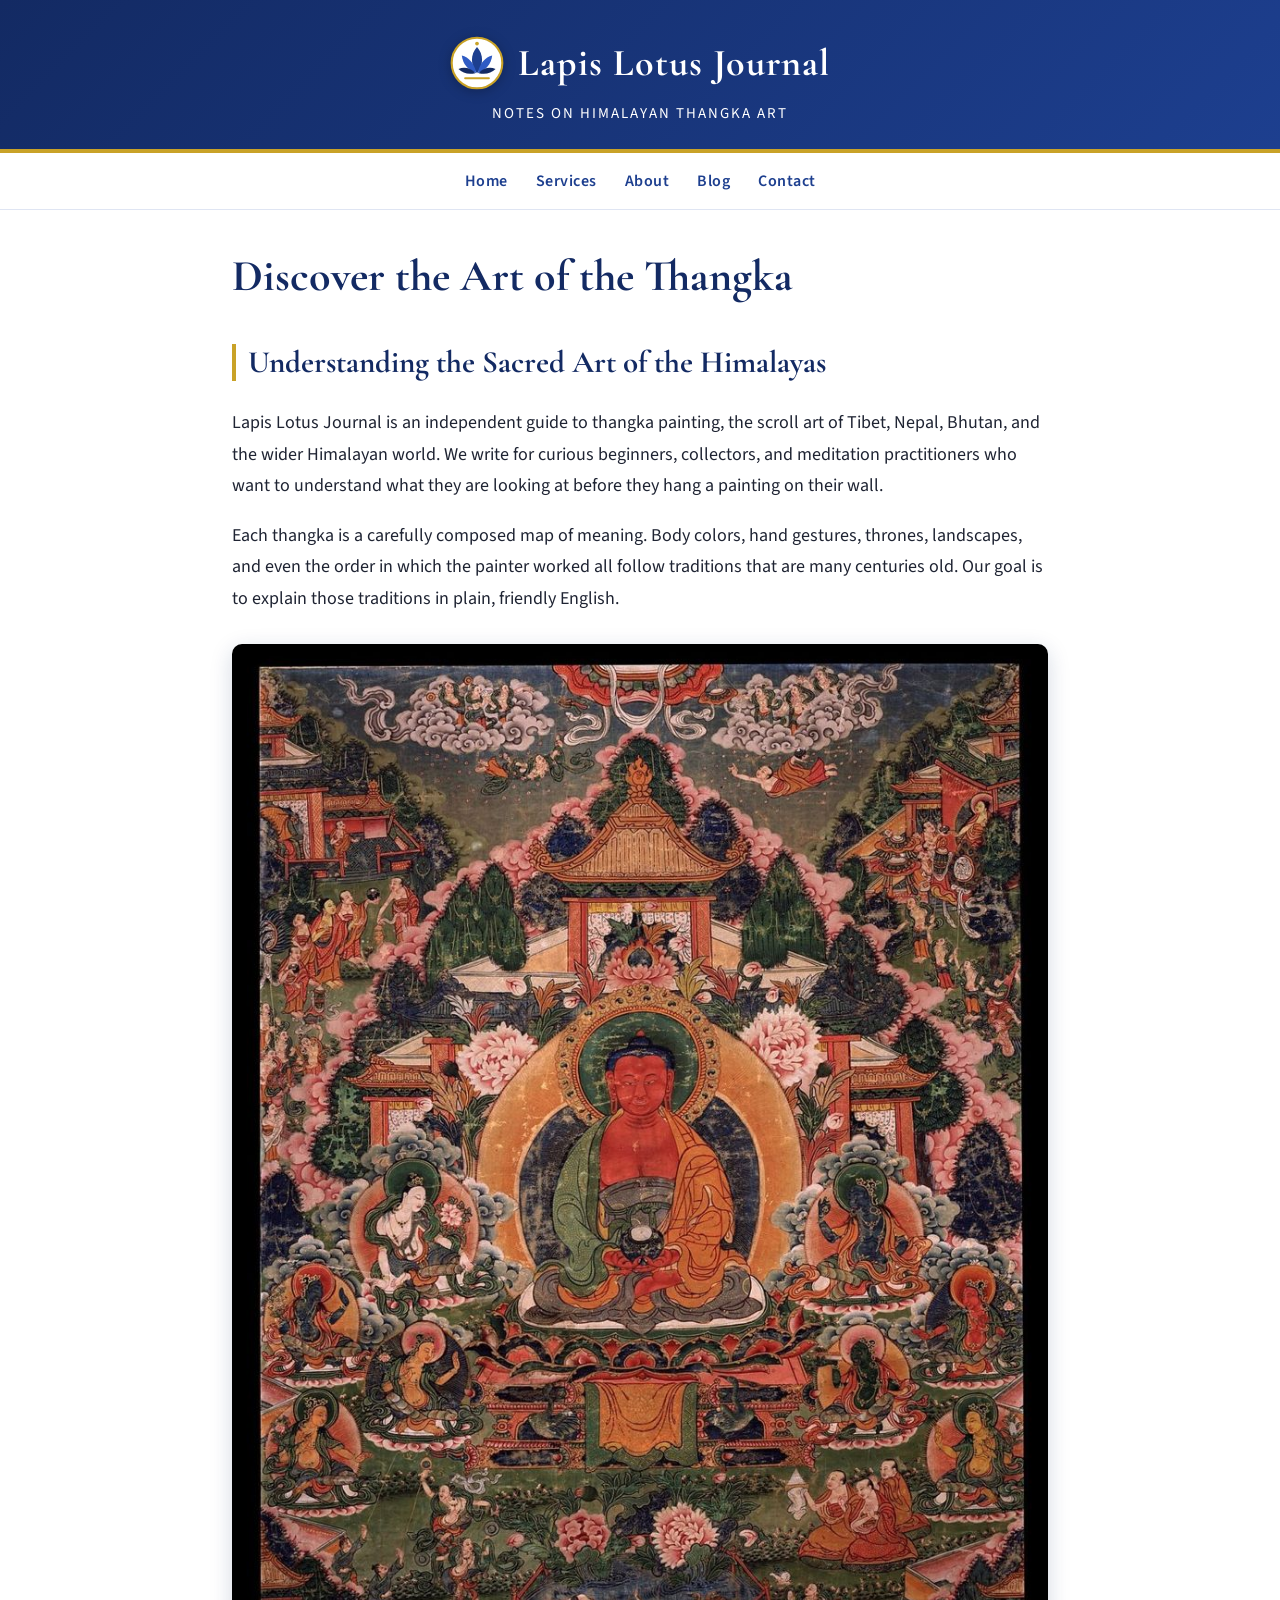
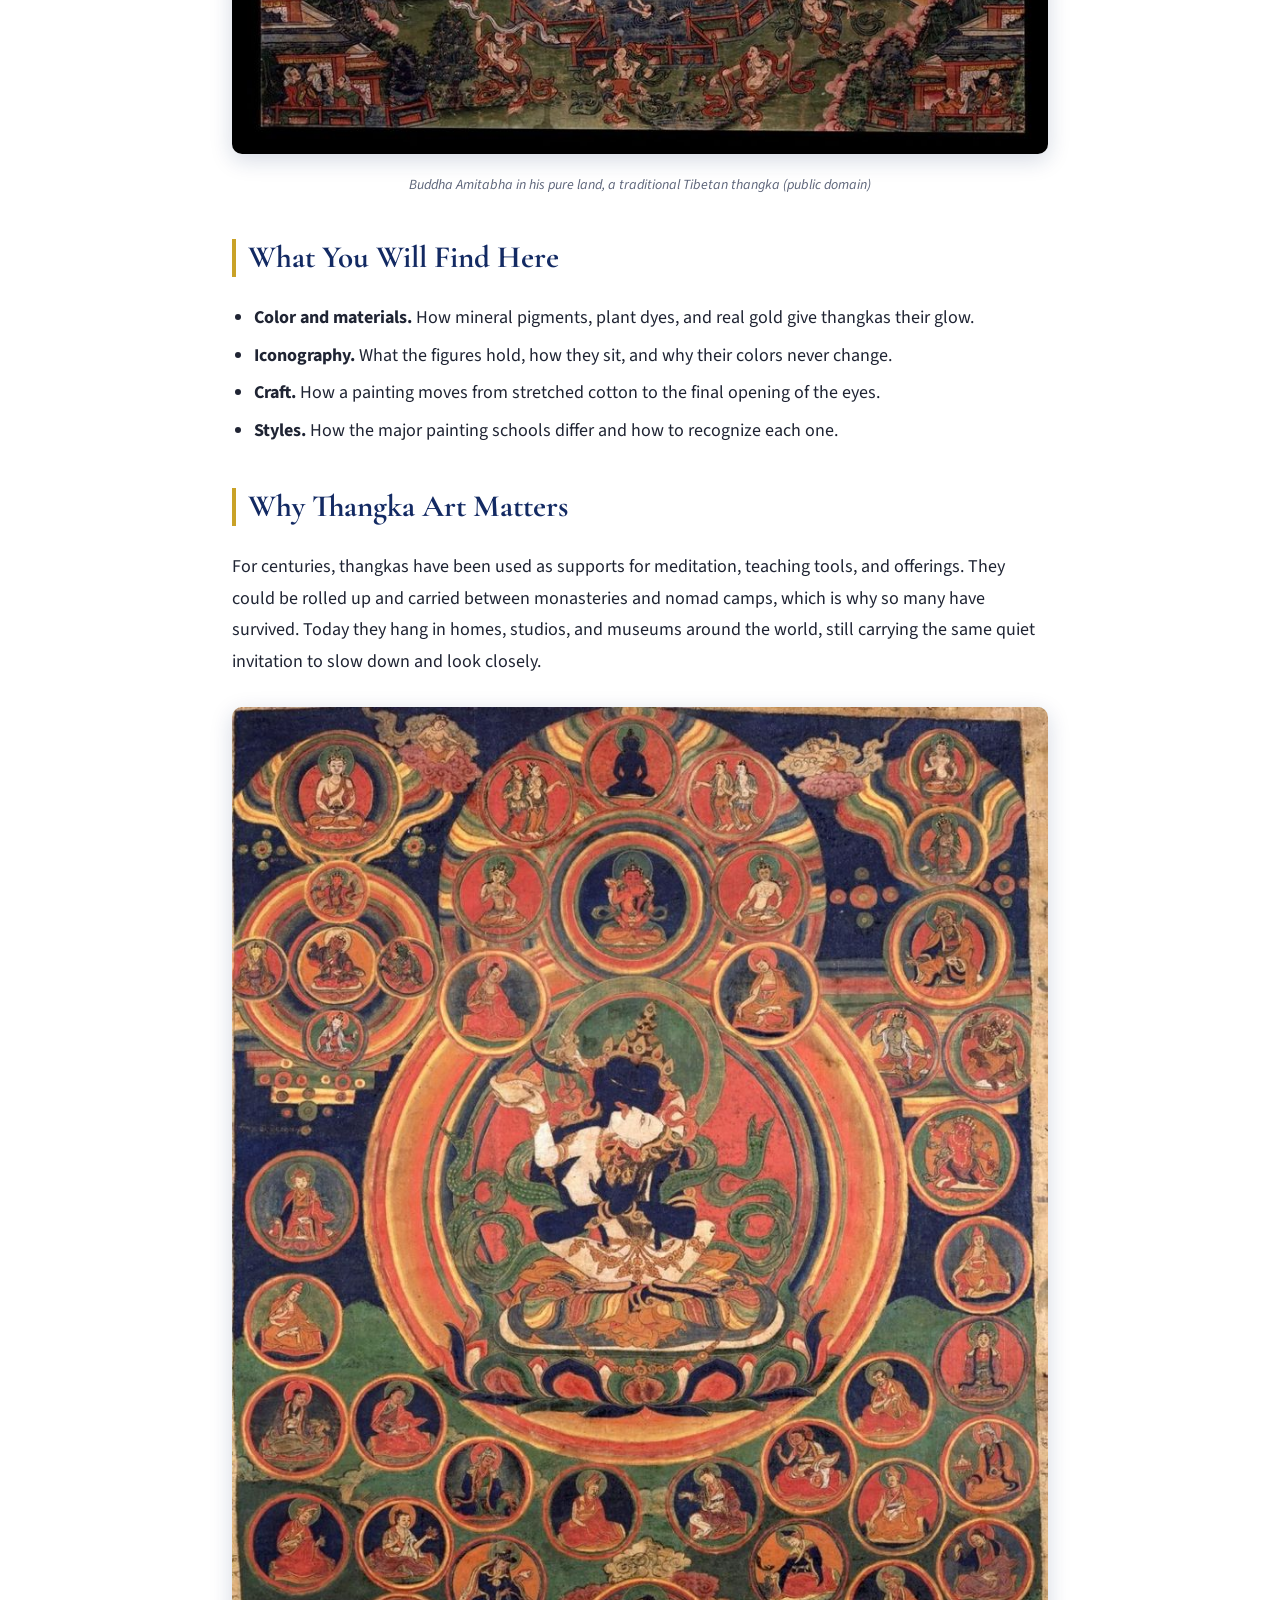
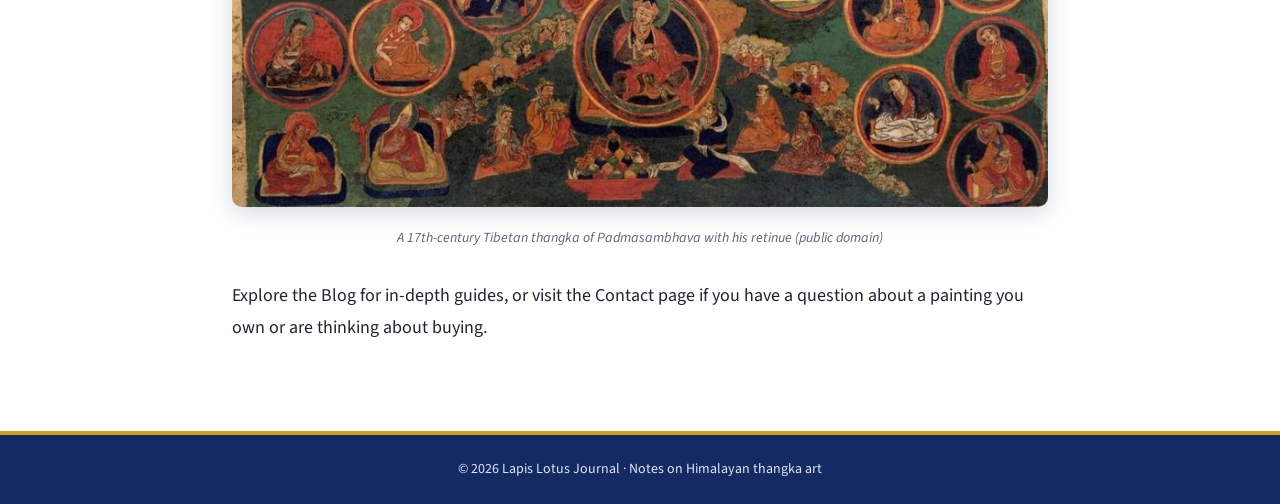
<file: index.html>
<!DOCTYPE html><html lang="en"><head><meta charset="utf-8"><meta name="viewport" content="width=device-width,initial-scale=1"><title>Lapis Lotus Journal | Guides to Thangka Painting and Himalayan Art</title><meta name="description" content="Plain-English guides to thangka painting: mineral colors, gold, iconography, painting styles and how traditional Himalayan scrolls are made."><meta name="robots" content="index,follow"><link rel="canonical" href="https://nepathangka.github.io/lapis-lotus-journal/"><link rel="icon" href="favicon.svg" type="image/svg+xml"><link rel="stylesheet" href="style.css"></head>
<body><header><a class="logo" href="index.html" aria-label="Lapis Lotus Journal home"><svg class="emblem" viewBox="0 0 64 64" width="54" height="54" aria-hidden="true"><circle cx="32" cy="32" r="30" fill="#ffffff" stroke="#c9a227" stroke-width="2.5"/><path d="M32 13 C40 22 40 34 32 44 C24 34 24 22 32 13Z" fill="#1d3f8f"/><path d="M31 44 C22 41 15 33 14 23 C22 25 29 32 31 44Z" fill="#2f5bc4"/><path d="M33 44 C42 41 49 33 50 23 C42 25 35 32 33 44Z" fill="#2f5bc4"/><path d="M30 44 C22 46 15 44 10 39 C17 36 25 38 30 44Z" fill="#132a63"/><path d="M34 44 C42 46 49 44 54 39 C47 36 39 38 34 44Z" fill="#132a63"/><path d="M18 50 H46" stroke="#c9a227" stroke-width="2.5" stroke-linecap="round"/><circle cx="32" cy="9" r="2.2" fill="#c9a227"/></svg><span class="brand">Lapis Lotus Journal</span></a><div class="tag">Notes on Himalayan thangka art</div></header><nav><a href="index.html">Home</a><a href="services.html">Services</a><a href="about.html">About</a><a href="blog.html">Blog</a><a href="contact.html">Contact</a></nav><main><h1>Discover the Art of the Thangka</h1>

<h2>Understanding the Sacred Art of the Himalayas</h2>
<p>Lapis Lotus Journal is an independent guide to thangka painting, the scroll art of Tibet, Nepal, Bhutan, and the wider Himalayan world. We write for curious beginners, collectors, and meditation practitioners who want to understand what they are looking at before they hang a painting on their wall.</p>
<p>Each thangka is a carefully composed map of meaning. Body colors, hand gestures, thrones, landscapes, and even the order in which the painter worked all follow traditions that are many centuries old. Our goal is to explain those traditions in plain, friendly English.</p>
<figure><img src="home1_amitabha.jpg" alt="Buddha Amitabha in his pure land, a traditional Tibetan thangka" loading="lazy"><figcaption>Buddha Amitabha in his pure land, a traditional Tibetan thangka (public domain)</figcaption></figure>
<h2>What You Will Find Here</h2>
<ul>
<li><strong>Color and materials.</strong> How mineral pigments, plant dyes, and real gold give thangkas their glow.</li>
<li><strong>Iconography.</strong> What the figures hold, how they sit, and why their colors never change.</li>
<li><strong>Craft.</strong> How a painting moves from stretched cotton to the final opening of the eyes.</li>
<li><strong>Styles.</strong> How the major painting schools differ and how to recognize each one.</li>
</ul>
<h2>Why Thangka Art Matters</h2>
<p>For centuries, thangkas have been used as supports for meditation, teaching tools, and offerings. They could be rolled up and carried between monasteries and nomad camps, which is why so many have survived. Today they hang in homes, studios, and museums around the world, still carrying the same quiet invitation to slow down and look closely.</p>
<figure><img src="home2_padma.jpg" alt="A 17th-century Tibetan thangka of Padmasambhava with his retinue" loading="lazy"><figcaption>A 17th-century Tibetan thangka of Padmasambhava with his retinue (public domain)</figcaption></figure>
<p>Explore the Blog for in-depth guides, or visit the Contact page if you have a question about a painting you own or are thinking about buying.</p>

</main><footer>© 2026 Lapis Lotus Journal · Notes on Himalayan thangka art</footer><script src="script.js" defer></script></body></html>
</file>
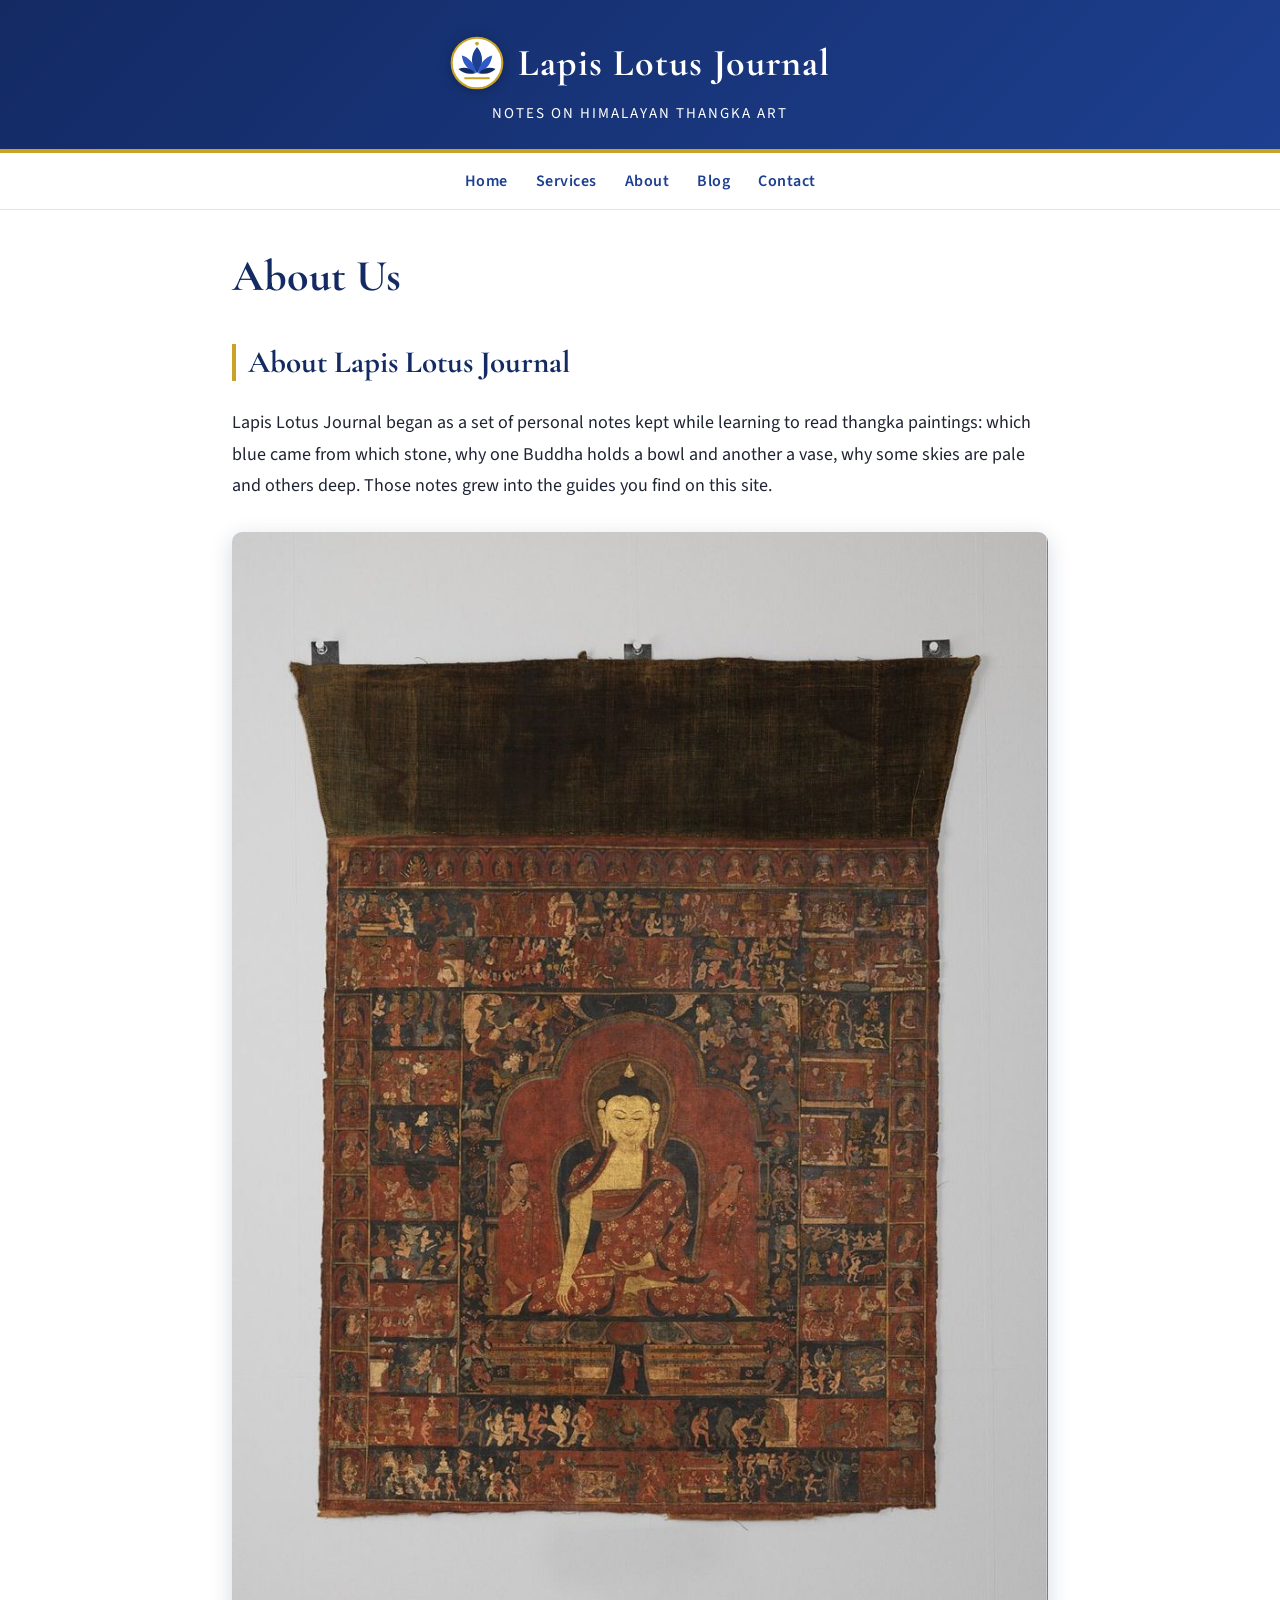
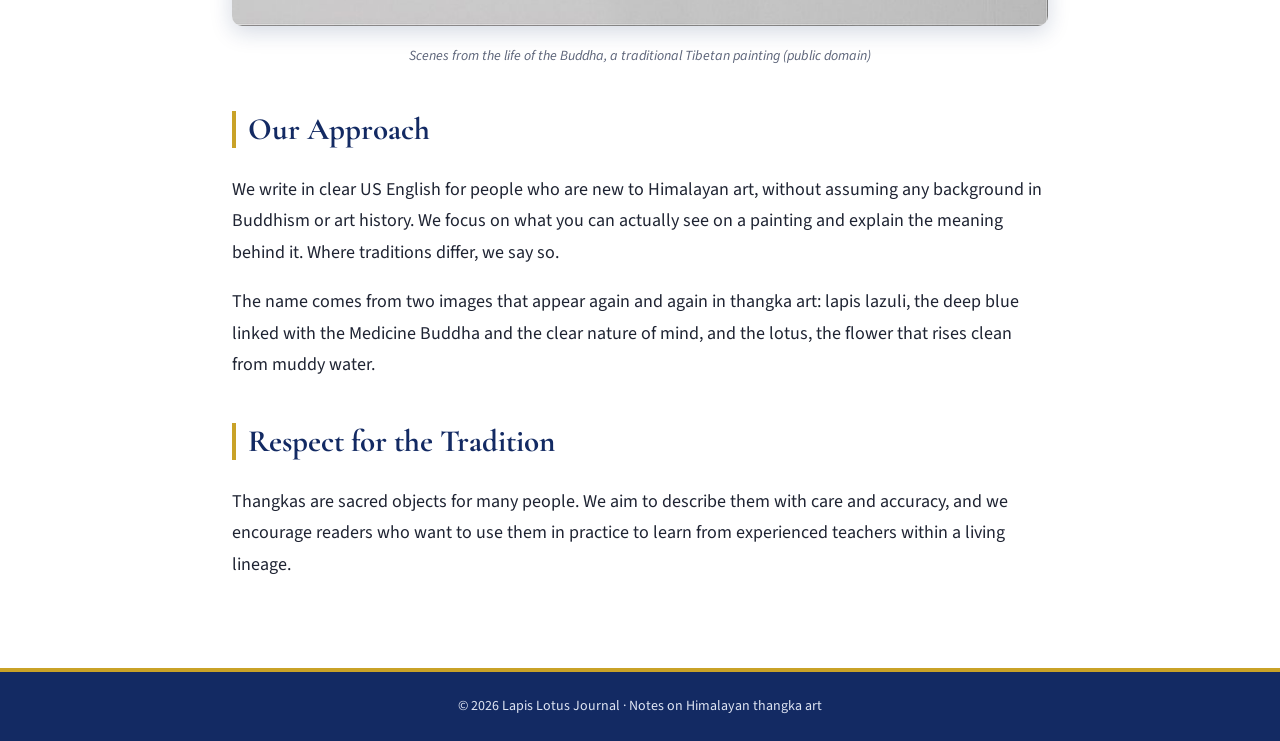
<file: about.html>
<!DOCTYPE html><html lang="en"><head><meta charset="utf-8"><meta name="viewport" content="width=device-width,initial-scale=1"><title>About | Lapis Lotus Journal</title><meta name="description" content="About Lapis Lotus Journal, an independent guide to Tibetan and Himalayan thangka painting written in plain US English."><meta name="robots" content="index,follow"><link rel="canonical" href="https://nepathangka.github.io/lapis-lotus-journal/about.html"><link rel="icon" href="favicon.svg" type="image/svg+xml"><link rel="stylesheet" href="style.css"></head>
<body><header><a class="logo" href="index.html" aria-label="Lapis Lotus Journal home"><svg class="emblem" viewBox="0 0 64 64" width="54" height="54" aria-hidden="true"><circle cx="32" cy="32" r="30" fill="#ffffff" stroke="#c9a227" stroke-width="2.5"/><path d="M32 13 C40 22 40 34 32 44 C24 34 24 22 32 13Z" fill="#1d3f8f"/><path d="M31 44 C22 41 15 33 14 23 C22 25 29 32 31 44Z" fill="#2f5bc4"/><path d="M33 44 C42 41 49 33 50 23 C42 25 35 32 33 44Z" fill="#2f5bc4"/><path d="M30 44 C22 46 15 44 10 39 C17 36 25 38 30 44Z" fill="#132a63"/><path d="M34 44 C42 46 49 44 54 39 C47 36 39 38 34 44Z" fill="#132a63"/><path d="M18 50 H46" stroke="#c9a227" stroke-width="2.5" stroke-linecap="round"/><circle cx="32" cy="9" r="2.2" fill="#c9a227"/></svg><span class="brand">Lapis Lotus Journal</span></a><div class="tag">Notes on Himalayan thangka art</div></header><nav><a href="index.html">Home</a><a href="services.html">Services</a><a href="about.html">About</a><a href="blog.html">Blog</a><a href="contact.html">Contact</a></nav><main><h1>About Us</h1>

<h2>About Lapis Lotus Journal</h2>
<p>Lapis Lotus Journal began as a set of personal notes kept while learning to read thangka paintings: which blue came from which stone, why one Buddha holds a bowl and another a vase, why some skies are pale and others deep. Those notes grew into the guides you find on this site.</p>
<figure><img src="about1_lifebuddha.jpg" alt="Scenes from the life of the Buddha, a traditional Tibetan painting" loading="lazy"><figcaption>Scenes from the life of the Buddha, a traditional Tibetan painting (public domain)</figcaption></figure>
<h2>Our Approach</h2>
<p>We write in clear US English for people who are new to Himalayan art, without assuming any background in Buddhism or art history. We focus on what you can actually see on a painting and explain the meaning behind it. Where traditions differ, we say so.</p>
<p>The name comes from two images that appear again and again in thangka art: lapis lazuli, the deep blue linked with the Medicine Buddha and the clear nature of mind, and the lotus, the flower that rises clean from muddy water.</p>
<h2>Respect for the Tradition</h2>
<p>Thangkas are sacred objects for many people. We aim to describe them with care and accuracy, and we encourage readers who want to use them in practice to learn from experienced teachers within a living lineage.</p>

</main><footer>© 2026 Lapis Lotus Journal · Notes on Himalayan thangka art</footer><script src="script.js" defer></script></body></html>
</file>
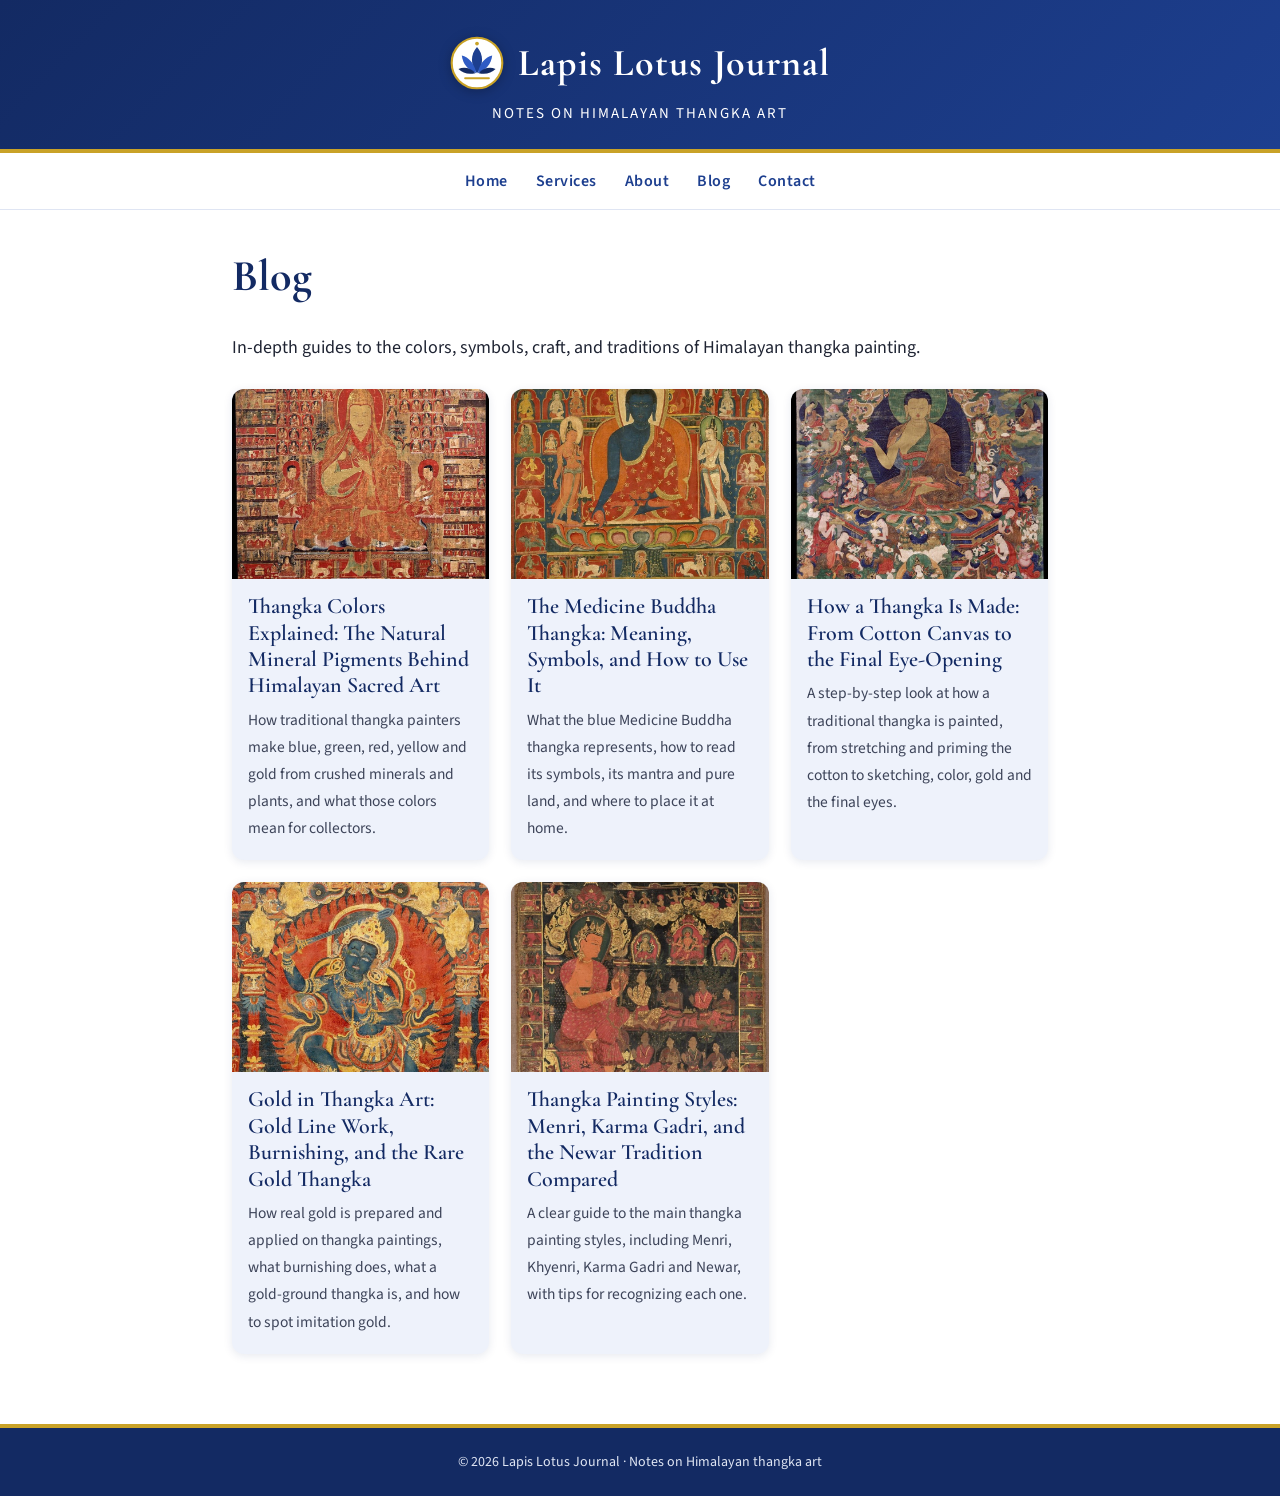
<file: blog.html>
<!DOCTYPE html><html lang="en"><head><meta charset="utf-8"><meta name="viewport" content="width=device-width,initial-scale=1"><title>Blog | Lapis Lotus Journal</title><meta name="description" content="In-depth guides to thangka painting: pigments, gold, the Medicine Buddha, how thangkas are made, and painting styles."><meta name="robots" content="index,follow"><link rel="canonical" href="https://nepathangka.github.io/lapis-lotus-journal/blog.html"><link rel="icon" href="favicon.svg" type="image/svg+xml"><link rel="stylesheet" href="style.css"></head>
<body><header><a class="logo" href="index.html" aria-label="Lapis Lotus Journal home"><svg class="emblem" viewBox="0 0 64 64" width="54" height="54" aria-hidden="true"><circle cx="32" cy="32" r="30" fill="#ffffff" stroke="#c9a227" stroke-width="2.5"/><path d="M32 13 C40 22 40 34 32 44 C24 34 24 22 32 13Z" fill="#1d3f8f"/><path d="M31 44 C22 41 15 33 14 23 C22 25 29 32 31 44Z" fill="#2f5bc4"/><path d="M33 44 C42 41 49 33 50 23 C42 25 35 32 33 44Z" fill="#2f5bc4"/><path d="M30 44 C22 46 15 44 10 39 C17 36 25 38 30 44Z" fill="#132a63"/><path d="M34 44 C42 46 49 44 54 39 C47 36 39 38 34 44Z" fill="#132a63"/><path d="M18 50 H46" stroke="#c9a227" stroke-width="2.5" stroke-linecap="round"/><circle cx="32" cy="9" r="2.2" fill="#c9a227"/></svg><span class="brand">Lapis Lotus Journal</span></a><div class="tag">Notes on Himalayan thangka art</div></header><nav><a href="index.html">Home</a><a href="services.html">Services</a><a href="about.html">About</a><a href="blog.html">Blog</a><a href="contact.html">Contact</a></nav><main><h1>Blog</h1>
<p>In-depth guides to the colors, symbols, craft, and traditions of Himalayan thangka painting.</p>
<div class="grid"><div class="card"><img src="pig2_tsongkapa.jpg" alt="Thangka Colors Explained: The Natural Mineral Pigments Behind Himalayan Sacred Art" loading="lazy"><div class="c"><h2><a href="thangka-mineral-pigments.html">Thangka Colors Explained: The Natural Mineral Pigments Behind Himalayan Sacred Art</a></h2><p>How traditional thangka painters make blue, green, red, yellow and gold from crushed minerals and plants, and what those colors mean for collectors.</p></div></div><div class="card"><img src="med1_aic.jpg" alt="The Medicine Buddha Thangka: Meaning, Symbols, and How to Use It" loading="lazy"><div class="c"><h2><a href="medicine-buddha-thangka-meaning.html">The Medicine Buddha Thangka: Meaning, Symbols, and How to Use It</a></h2><p>What the blue Medicine Buddha thangka represents, how to read its symbols, its mantra and pure land, and where to place it at home.</p></div></div><div class="card"><img src="proc1_shakyamuni.jpg" alt="How a Thangka Is Made: From Cotton Canvas to the Final Eye-Opening" loading="lazy"><div class="c"><h2><a href="how-a-thangka-is-made.html">How a Thangka Is Made: From Cotton Canvas to the Final Eye-Opening</a></h2><p>A step-by-step look at how a traditional thangka is painted, from stretching and priming the cotton to sketching, color, gold and the final eyes.</p></div></div><div class="card"><img src="gold1_acala.jpg" alt="Gold in Thangka Art: Gold Line Work, Burnishing, and the Rare Gold Thangka" loading="lazy"><div class="c"><h2><a href="gold-in-thangka-art.html">Gold in Thangka Art: Gold Line Work, Burnishing, and the Rare Gold Thangka</a></h2><p>How real gold is prepared and applied on thangka paintings, what burnishing does, what a gold-ground thangka is, and how to spot imitation gold.</p></div></div><div class="card"><img src="sch1_paubha.jpg" alt="Thangka Painting Styles: Menri, Karma Gadri, and the Newar Tradition Compared" loading="lazy"><div class="c"><h2><a href="thangka-painting-styles.html">Thangka Painting Styles: Menri, Karma Gadri, and the Newar Tradition Compared</a></h2><p>A clear guide to the main thangka painting styles, including Menri, Khyenri, Karma Gadri and Newar, with tips for recognizing each one.</p></div></div></div>
</main><footer>© 2026 Lapis Lotus Journal · Notes on Himalayan thangka art</footer><script src="script.js" defer></script></body></html>
</file>
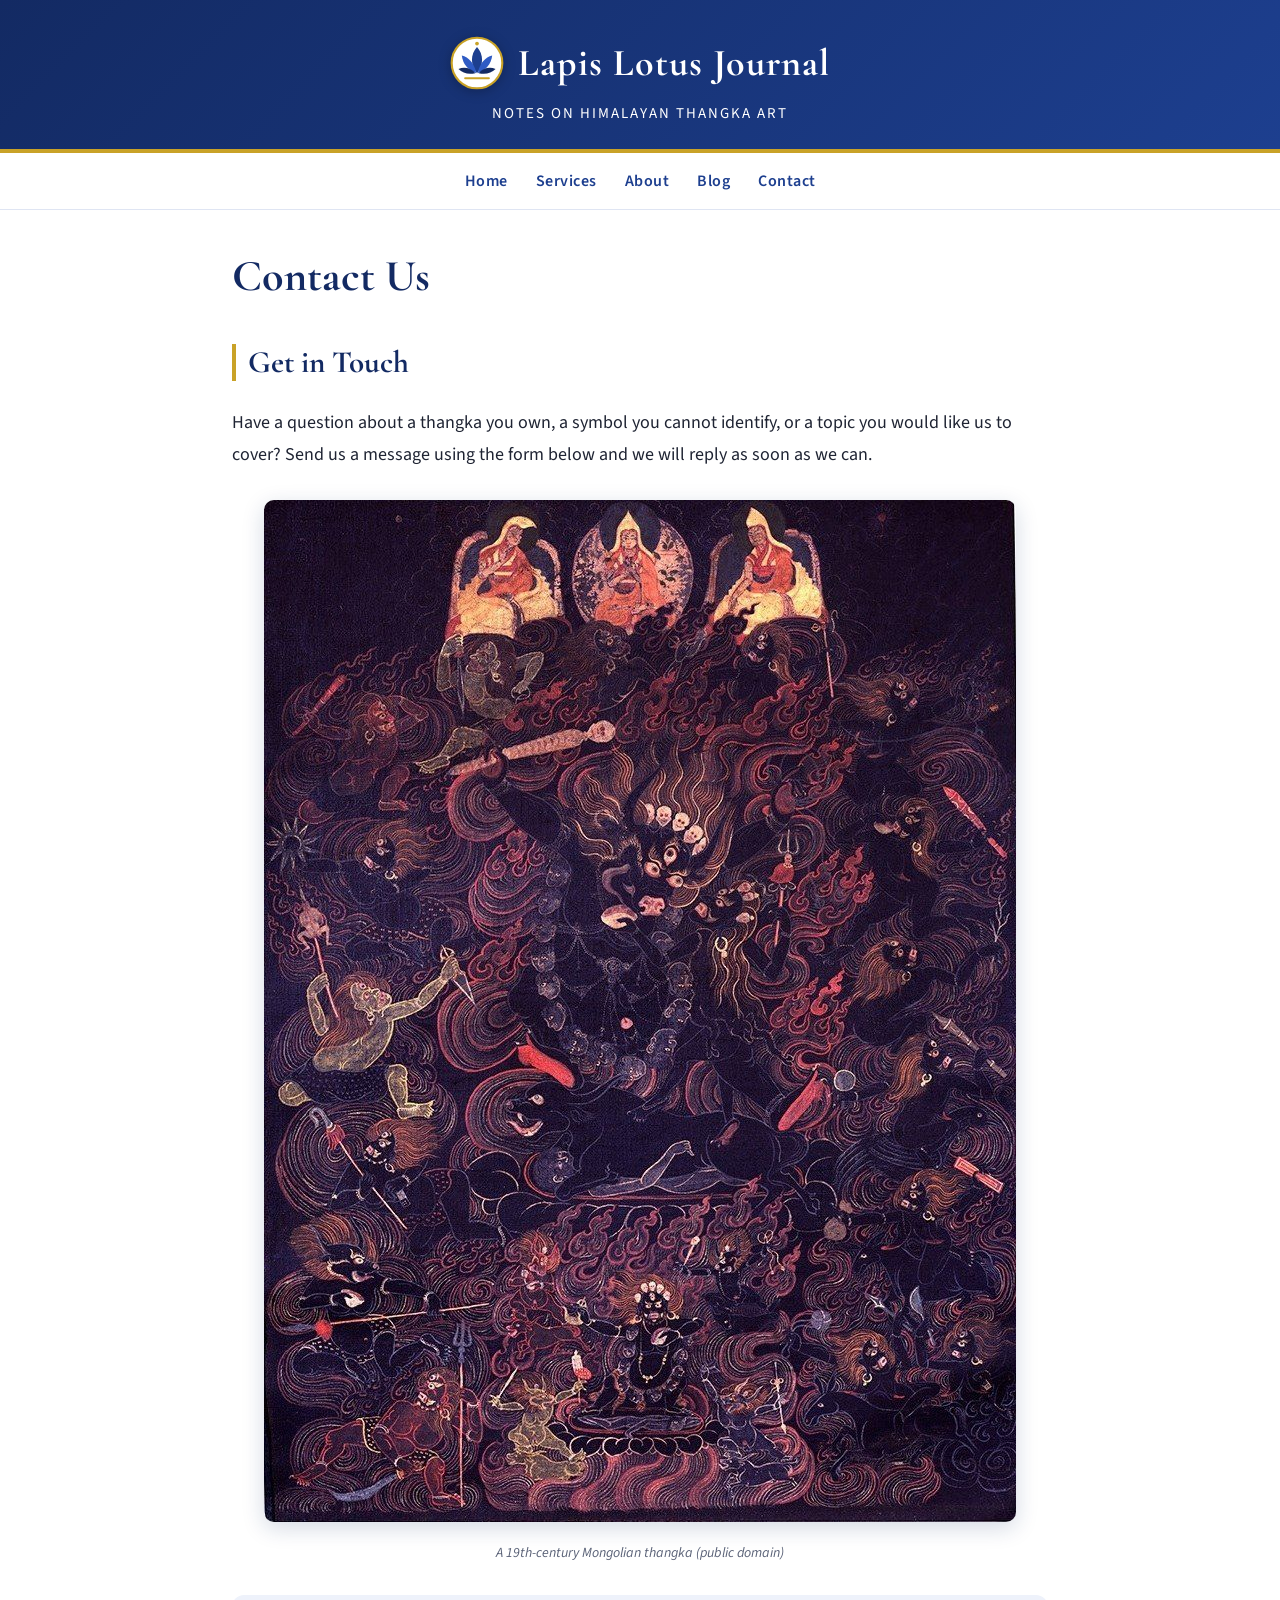
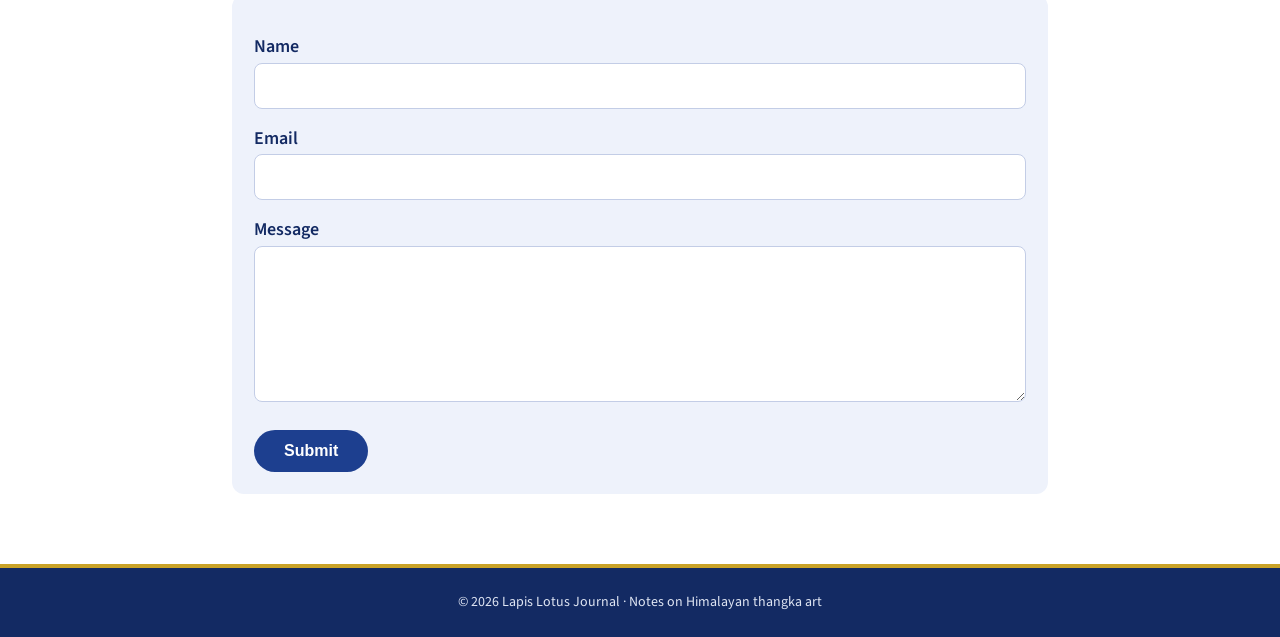
<file: contact.html>
<!DOCTYPE html><html lang="en"><head><meta charset="utf-8"><meta name="viewport" content="width=device-width,initial-scale=1"><title>Contact | Lapis Lotus Journal</title><meta name="description" content="Contact Lapis Lotus Journal with questions about thangka symbols, paintings you own, or topics you would like us to cover."><meta name="robots" content="index,follow"><link rel="canonical" href="https://nepathangka.github.io/lapis-lotus-journal/contact.html"><link rel="icon" href="favicon.svg" type="image/svg+xml"><link rel="stylesheet" href="style.css"></head>
<body><header><a class="logo" href="index.html" aria-label="Lapis Lotus Journal home"><svg class="emblem" viewBox="0 0 64 64" width="54" height="54" aria-hidden="true"><circle cx="32" cy="32" r="30" fill="#ffffff" stroke="#c9a227" stroke-width="2.5"/><path d="M32 13 C40 22 40 34 32 44 C24 34 24 22 32 13Z" fill="#1d3f8f"/><path d="M31 44 C22 41 15 33 14 23 C22 25 29 32 31 44Z" fill="#2f5bc4"/><path d="M33 44 C42 41 49 33 50 23 C42 25 35 32 33 44Z" fill="#2f5bc4"/><path d="M30 44 C22 46 15 44 10 39 C17 36 25 38 30 44Z" fill="#132a63"/><path d="M34 44 C42 46 49 44 54 39 C47 36 39 38 34 44Z" fill="#132a63"/><path d="M18 50 H46" stroke="#c9a227" stroke-width="2.5" stroke-linecap="round"/><circle cx="32" cy="9" r="2.2" fill="#c9a227"/></svg><span class="brand">Lapis Lotus Journal</span></a><div class="tag">Notes on Himalayan thangka art</div></header><nav><a href="index.html">Home</a><a href="services.html">Services</a><a href="about.html">About</a><a href="blog.html">Blog</a><a href="contact.html">Contact</a></nav><main><h1>Contact Us</h1>

<h2>Get in Touch</h2>
<p>Have a question about a thangka you own, a symbol you cannot identify, or a topic you would like us to cover? Send us a message using the form below and we will reply as soon as we can.</p>
<figure><img src="contact1_yama.jpg" alt="A 19th-century Mongolian thangka" loading="lazy"><figcaption>A 19th-century Mongolian thangka (public domain)</figcaption></figure>
<form method="post" action="#"><label>Name<input type="text" name="name" required></label><label>Email<input type="email" name="email" required></label><label>Message<textarea name="message" rows="6" required></textarea></label><button type="submit">Submit</button></form>

</main><footer>© 2026 Lapis Lotus Journal · Notes on Himalayan thangka art</footer><script src="script.js" defer></script></body></html>
</file>
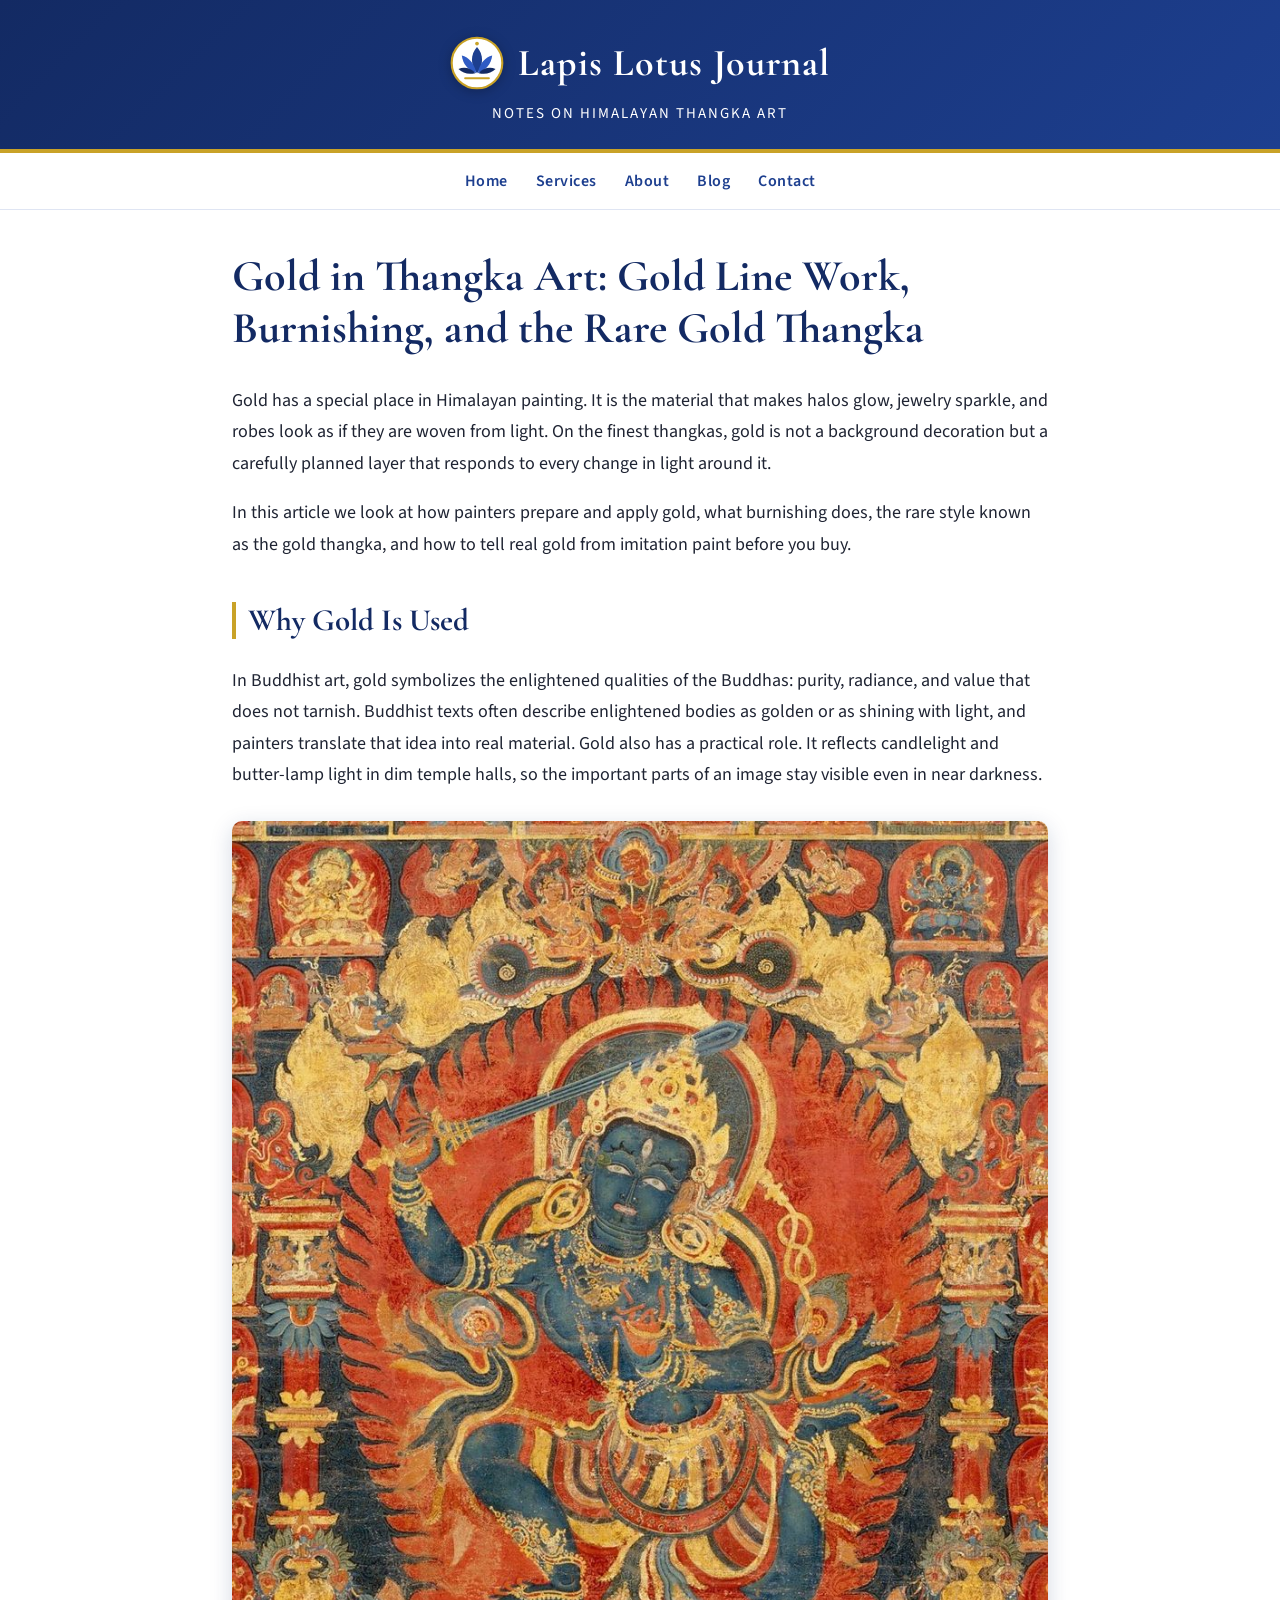
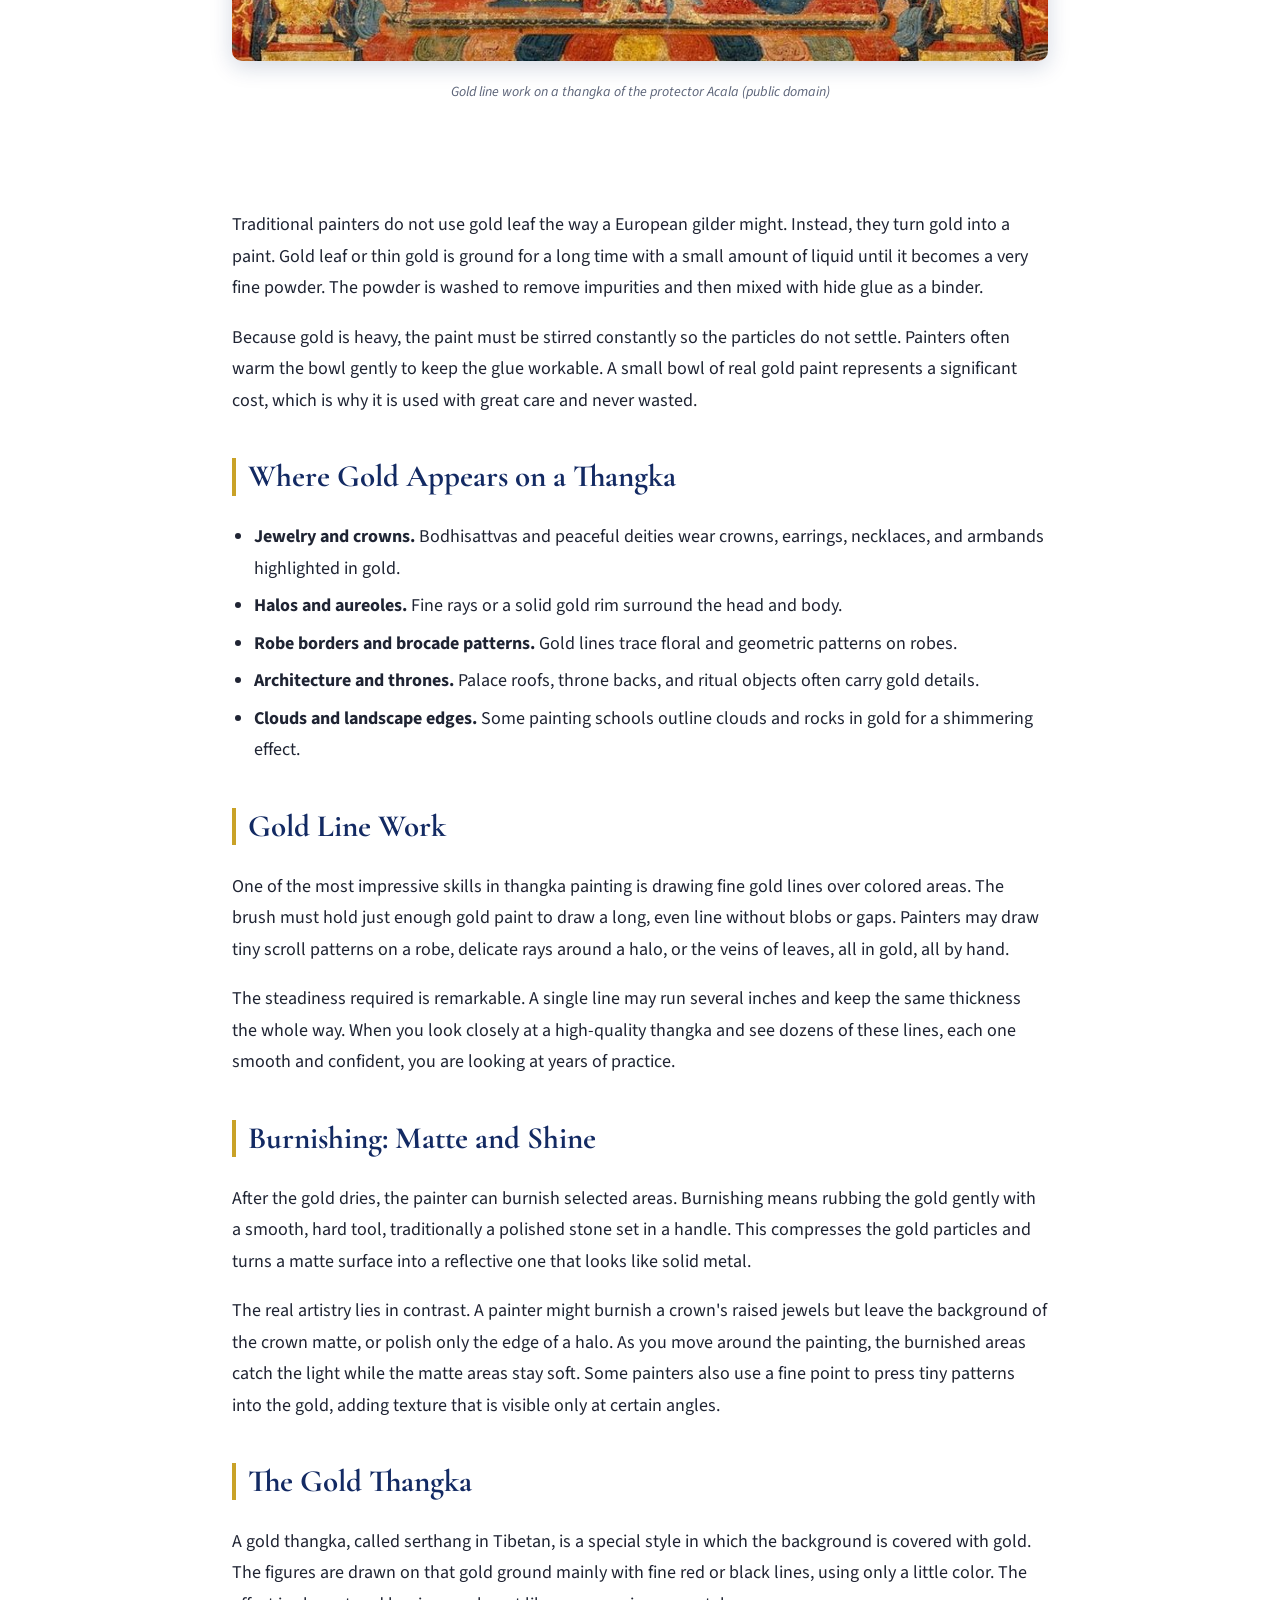
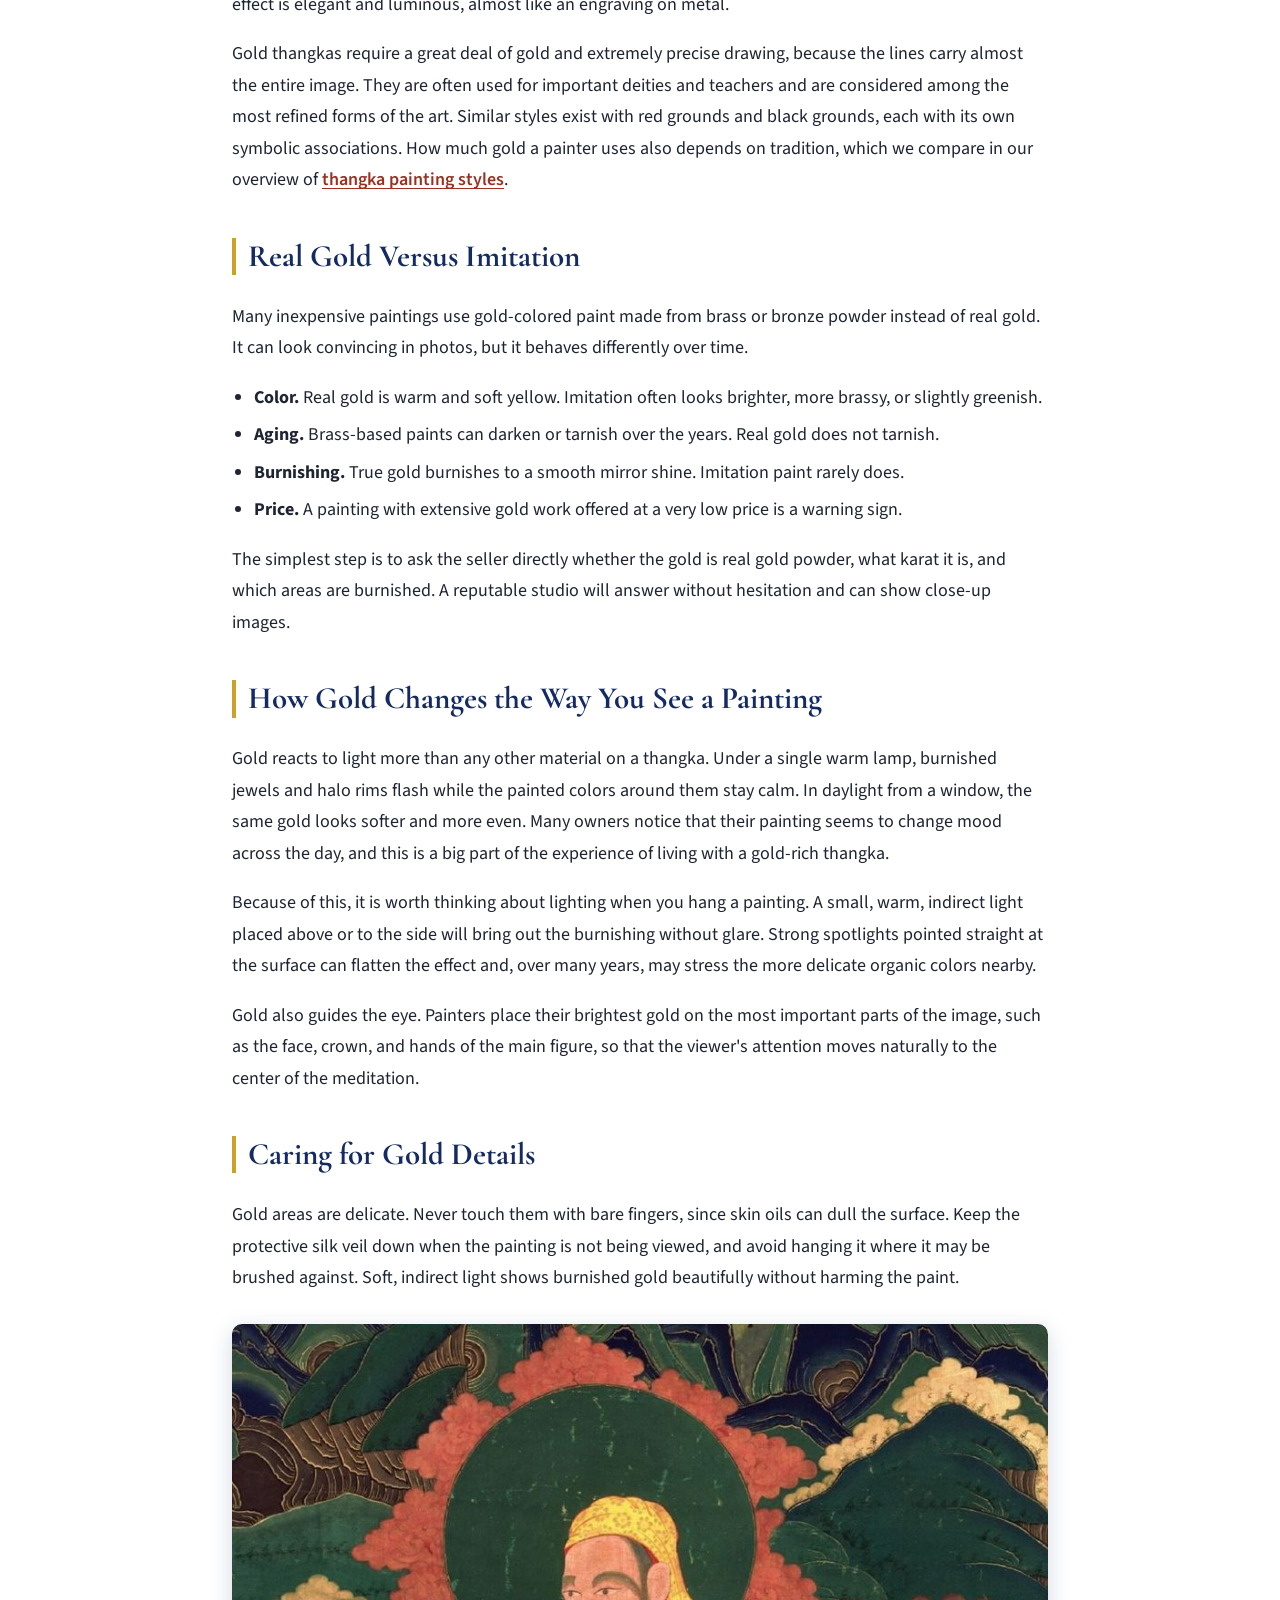
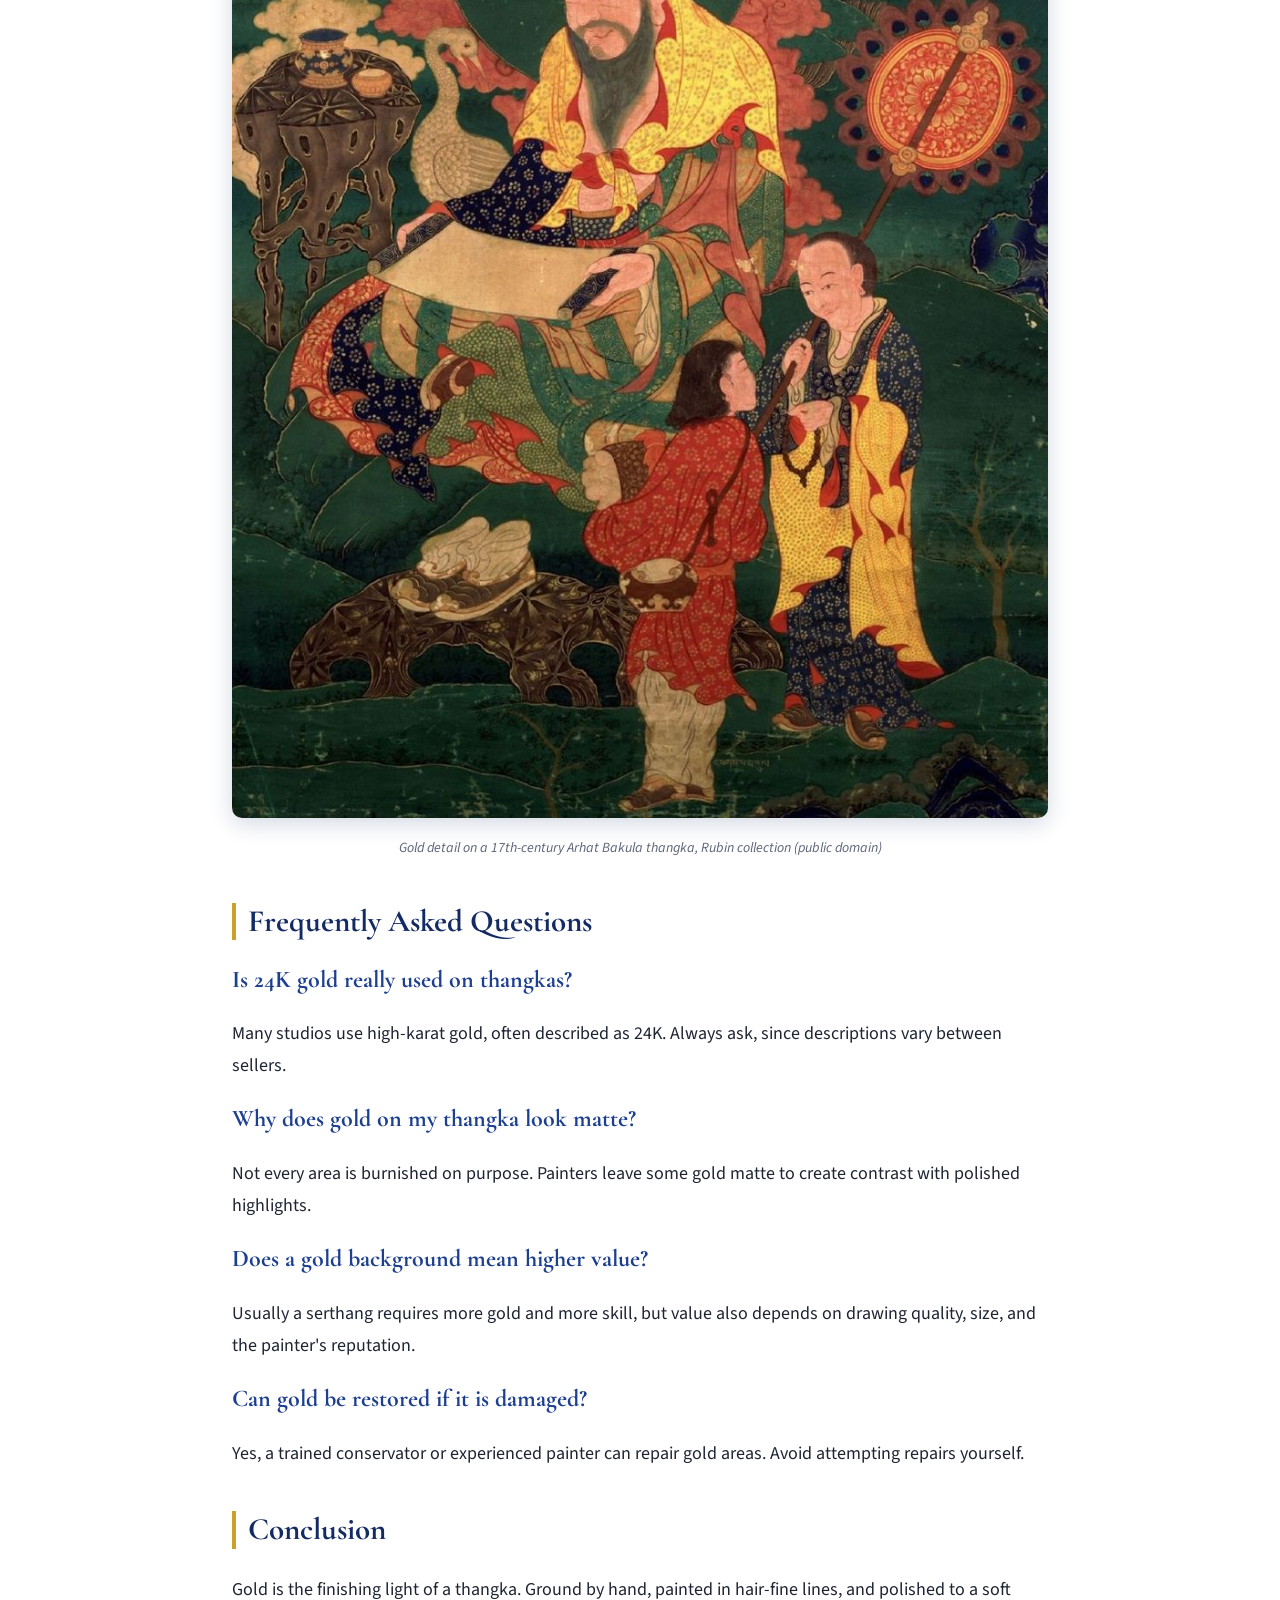
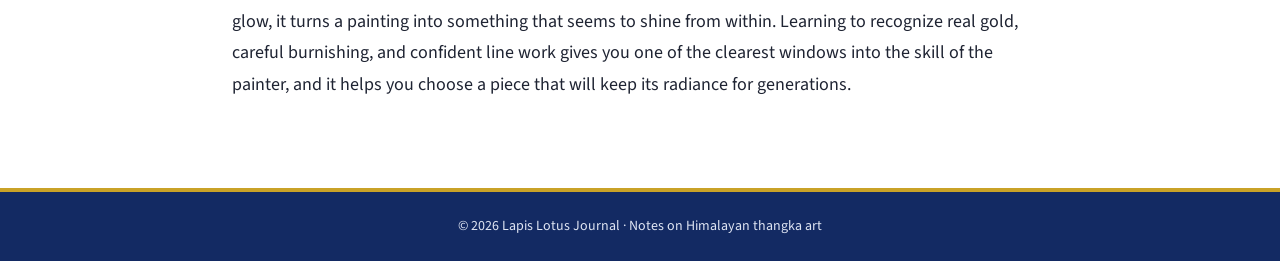
<file: gold-in-thangka-art.html>
<!DOCTYPE html><html lang="en"><head><meta charset="utf-8"><meta name="viewport" content="width=device-width,initial-scale=1"><title>Gold in Thangka Art: Gold Line Work, Burnishing, and the Rare Gold Thangka | Lapis Lotus Journal</title><meta name="description" content="How real gold is prepared and applied on thangka paintings, what burnishing does, what a gold-ground thangka is, and how to spot imitation gold."><meta name="robots" content="index,follow"><link rel="canonical" href="https://nepathangka.github.io/lapis-lotus-journal/gold-in-thangka-art.html"><link rel="icon" href="favicon.svg" type="image/svg+xml"><link rel="stylesheet" href="style.css"></head>
<body><header><a class="logo" href="index.html" aria-label="Lapis Lotus Journal home"><svg class="emblem" viewBox="0 0 64 64" width="54" height="54" aria-hidden="true"><circle cx="32" cy="32" r="30" fill="#ffffff" stroke="#c9a227" stroke-width="2.5"/><path d="M32 13 C40 22 40 34 32 44 C24 34 24 22 32 13Z" fill="#1d3f8f"/><path d="M31 44 C22 41 15 33 14 23 C22 25 29 32 31 44Z" fill="#2f5bc4"/><path d="M33 44 C42 41 49 33 50 23 C42 25 35 32 33 44Z" fill="#2f5bc4"/><path d="M30 44 C22 46 15 44 10 39 C17 36 25 38 30 44Z" fill="#132a63"/><path d="M34 44 C42 46 49 44 54 39 C47 36 39 38 34 44Z" fill="#132a63"/><path d="M18 50 H46" stroke="#c9a227" stroke-width="2.5" stroke-linecap="round"/><circle cx="32" cy="9" r="2.2" fill="#c9a227"/></svg><span class="brand">Lapis Lotus Journal</span></a><div class="tag">Notes on Himalayan thangka art</div></header><nav><a href="index.html">Home</a><a href="services.html">Services</a><a href="about.html">About</a><a href="blog.html">Blog</a><a href="contact.html">Contact</a></nav><main><h1>Gold in Thangka Art: Gold Line Work, Burnishing, and the Rare Gold Thangka</h1>

<p>Gold has a special place in Himalayan painting. It is the material that makes halos glow, jewelry sparkle, and robes look as if they are woven from light. On the finest thangkas, gold is not a background decoration but a carefully planned layer that responds to every change in light around it.</p>
<p>In this article we look at how painters prepare and apply gold, what burnishing does, the rare style known as the gold thangka, and how to tell real gold from imitation paint before you buy.</p>

<h2>Why Gold Is Used</h2>
<p>In Buddhist art, gold symbolizes the enlightened qualities of the Buddhas: purity, radiance, and value that does not tarnish. Buddhist texts often describe enlightened bodies as golden or as shining with light, and painters translate that idea into real material. Gold also has a practical role. It reflects candlelight and butter-lamp light in dim temple halls, so the important parts of an image stay visible even in near darkness.</p>

<figure><img src="gold1_acala.jpg" alt="Gold line work on a thangka of the protector Acala" loading="lazy"><figcaption>Gold line work on a thangka of the protector Acala (public domain)</figcaption></figure>
<h2>Preparing Gold for Painting</h2>
<p>Traditional painters do not use gold leaf the way a European gilder might. Instead, they turn gold into a paint. Gold leaf or thin gold is ground for a long time with a small amount of liquid until it becomes a very fine powder. The powder is washed to remove impurities and then mixed with hide glue as a binder.</p>
<p>Because gold is heavy, the paint must be stirred constantly so the particles do not settle. Painters often warm the bowl gently to keep the glue workable. A small bowl of real gold paint represents a significant cost, which is why it is used with great care and never wasted.</p>

<h2>Where Gold Appears on a Thangka</h2>
<ul>
<li><strong>Jewelry and crowns.</strong> Bodhisattvas and peaceful deities wear crowns, earrings, necklaces, and armbands highlighted in gold.</li>
<li><strong>Halos and aureoles.</strong> Fine rays or a solid gold rim surround the head and body.</li>
<li><strong>Robe borders and brocade patterns.</strong> Gold lines trace floral and geometric patterns on robes.</li>
<li><strong>Architecture and thrones.</strong> Palace roofs, throne backs, and ritual objects often carry gold details.</li>
<li><strong>Clouds and landscape edges.</strong> Some painting schools outline clouds and rocks in gold for a shimmering effect.</li>
</ul>

<h2>Gold Line Work</h2>
<p>One of the most impressive skills in thangka painting is drawing fine gold lines over colored areas. The brush must hold just enough gold paint to draw a long, even line without blobs or gaps. Painters may draw tiny scroll patterns on a robe, delicate rays around a halo, or the veins of leaves, all in gold, all by hand.</p>
<p>The steadiness required is remarkable. A single line may run several inches and keep the same thickness the whole way. When you look closely at a high-quality thangka and see dozens of these lines, each one smooth and confident, you are looking at years of practice.</p>

<h2>Burnishing: Matte and Shine</h2>
<p>After the gold dries, the painter can burnish selected areas. Burnishing means rubbing the gold gently with a smooth, hard tool, traditionally a polished stone set in a handle. This compresses the gold particles and turns a matte surface into a reflective one that looks like solid metal.</p>
<p>The real artistry lies in contrast. A painter might burnish a crown's raised jewels but leave the background of the crown matte, or polish only the edge of a halo. As you move around the painting, the burnished areas catch the light while the matte areas stay soft. Some painters also use a fine point to press tiny patterns into the gold, adding texture that is visible only at certain angles.</p>

<h2>The Gold Thangka</h2>
<p>A gold thangka, called serthang in Tibetan, is a special style in which the background is covered with gold. The figures are drawn on that gold ground mainly with fine red or black lines, using only a little color. The effect is elegant and luminous, almost like an engraving on metal.</p>
<p>Gold thangkas require a great deal of gold and extremely precise drawing, because the lines carry almost the entire image. They are often used for important deities and teachers and are considered among the most refined forms of the art. Similar styles exist with red grounds and black grounds, each with its own symbolic associations. How much gold a painter uses also depends on tradition, which we compare in our overview of <a href="thangka-painting-styles.html" style="color:#9c2f1f;text-decoration:underline;">thangka painting styles</a>.</p>

<h2>Real Gold Versus Imitation</h2>
<p>Many inexpensive paintings use gold-colored paint made from brass or bronze powder instead of real gold. It can look convincing in photos, but it behaves differently over time.</p>
<ul>
<li><strong>Color.</strong> Real gold is warm and soft yellow. Imitation often looks brighter, more brassy, or slightly greenish.</li>
<li><strong>Aging.</strong> Brass-based paints can darken or tarnish over the years. Real gold does not tarnish.</li>
<li><strong>Burnishing.</strong> True gold burnishes to a smooth mirror shine. Imitation paint rarely does.</li>
<li><strong>Price.</strong> A painting with extensive gold work offered at a very low price is a warning sign.</li>
</ul>
<p>The simplest step is to ask the seller directly whether the gold is real gold powder, what karat it is, and which areas are burnished. A reputable studio will answer without hesitation and can show close-up images.</p>


<h2>How Gold Changes the Way You See a Painting</h2>
<p>Gold reacts to light more than any other material on a thangka. Under a single warm lamp, burnished jewels and halo rims flash while the painted colors around them stay calm. In daylight from a window, the same gold looks softer and more even. Many owners notice that their painting seems to change mood across the day, and this is a big part of the experience of living with a gold-rich thangka.</p>
<p>Because of this, it is worth thinking about lighting when you hang a painting. A small, warm, indirect light placed above or to the side will bring out the burnishing without glare. Strong spotlights pointed straight at the surface can flatten the effect and, over many years, may stress the more delicate organic colors nearby.</p>
<p>Gold also guides the eye. Painters place their brightest gold on the most important parts of the image, such as the face, crown, and hands of the main figure, so that the viewer's attention moves naturally to the center of the meditation.</p>
<h2>Caring for Gold Details</h2>
<p>Gold areas are delicate. Never touch them with bare fingers, since skin oils can dull the surface. Keep the protective silk veil down when the painting is not being viewed, and avoid hanging it where it may be brushed against. Soft, indirect light shows burnished gold beautifully without harming the paint.</p>

<figure><img src="gold2_bakula.jpg" alt="Gold detail on a 17th-century Arhat Bakula thangka, Rubin collection" loading="lazy"><figcaption>Gold detail on a 17th-century Arhat Bakula thangka, Rubin collection (public domain)</figcaption></figure>
<h2>Frequently Asked Questions</h2>
<h3>Is 24K gold really used on thangkas?</h3>
<p>Many studios use high-karat gold, often described as 24K. Always ask, since descriptions vary between sellers.</p>
<h3>Why does gold on my thangka look matte?</h3>
<p>Not every area is burnished on purpose. Painters leave some gold matte to create contrast with polished highlights.</p>
<h3>Does a gold background mean higher value?</h3>
<p>Usually a serthang requires more gold and more skill, but value also depends on drawing quality, size, and the painter's reputation.</p>
<h3>Can gold be restored if it is damaged?</h3>
<p>Yes, a trained conservator or experienced painter can repair gold areas. Avoid attempting repairs yourself.</p>

<h2>Conclusion</h2>
<p>Gold is the finishing light of a thangka. Ground by hand, painted in hair-fine lines, and polished to a soft glow, it turns a painting into something that seems to shine from within. Learning to recognize real gold, careful burnishing, and confident line work gives you one of the clearest windows into the skill of the painter, and it helps you choose a piece that will keep its radiance for generations.</p>

</main><footer>© 2026 Lapis Lotus Journal · Notes on Himalayan thangka art</footer><script src="script.js" defer></script></body></html>
</file>
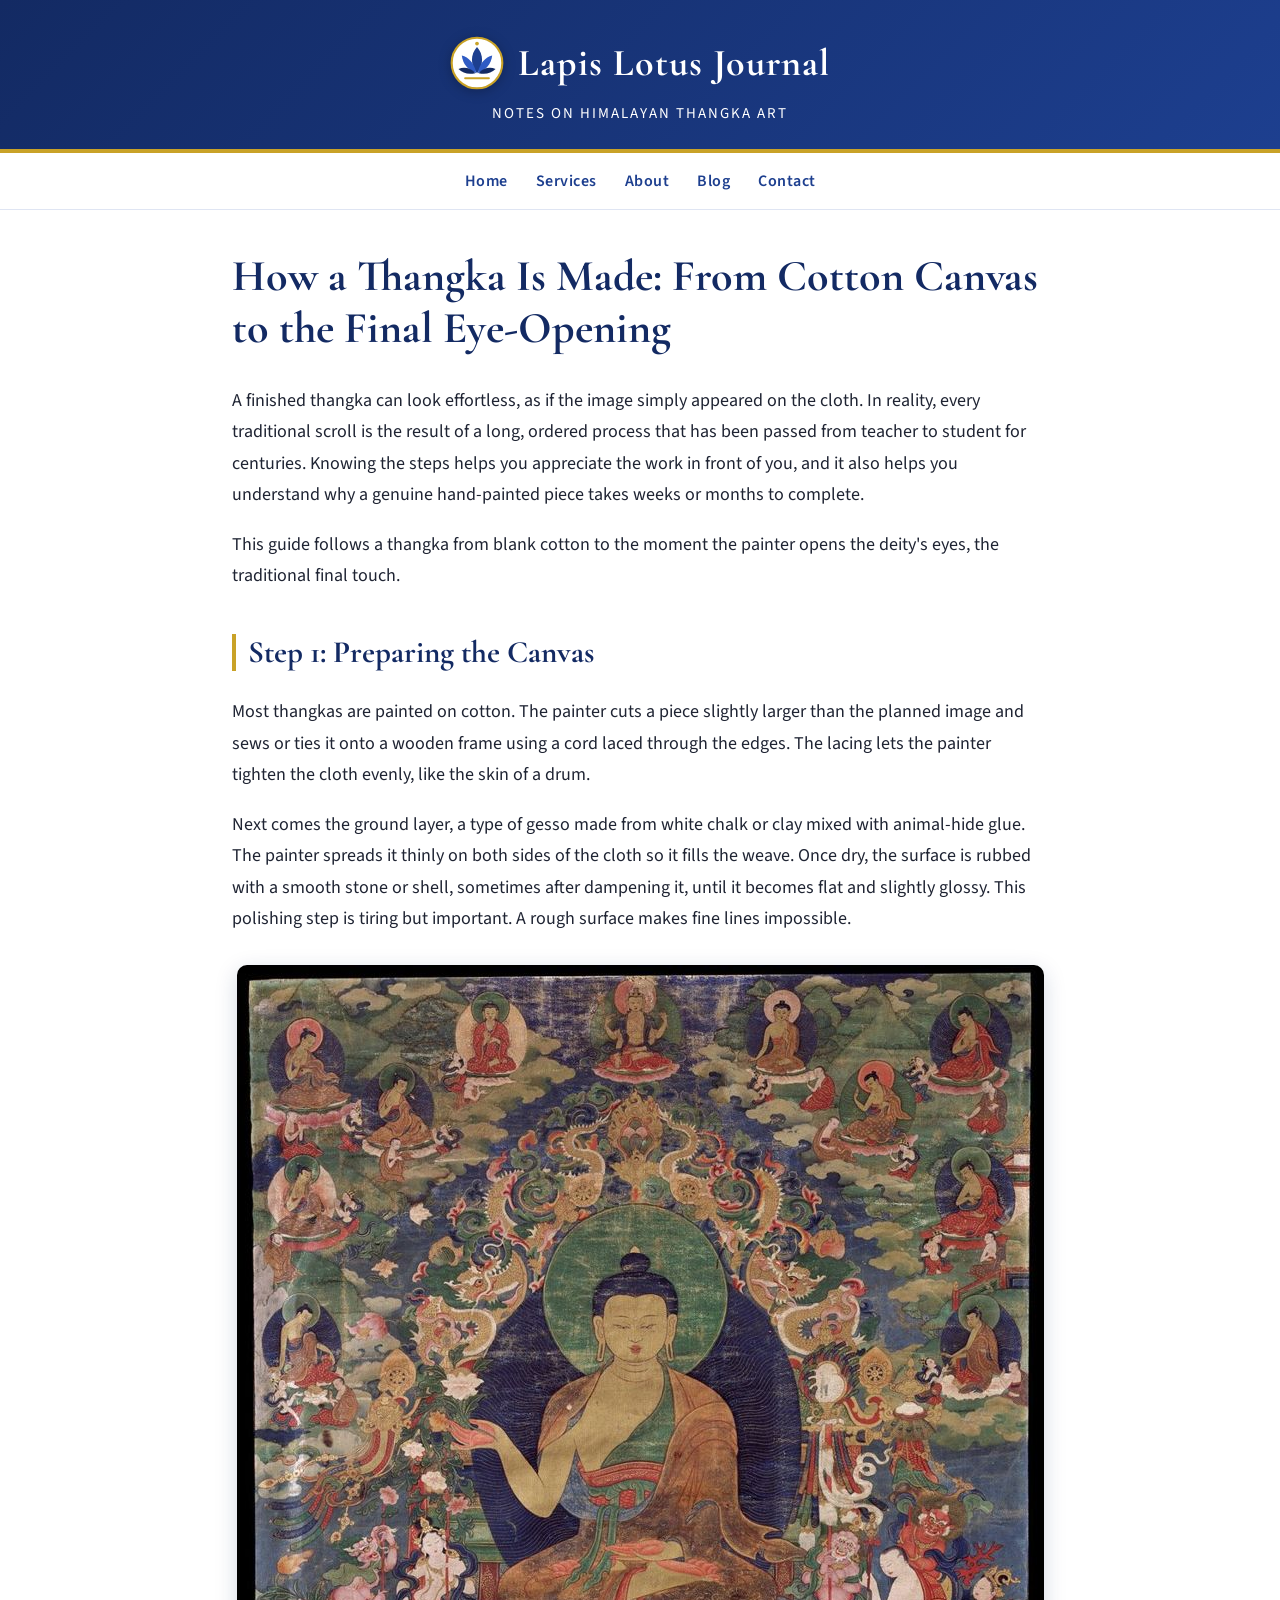
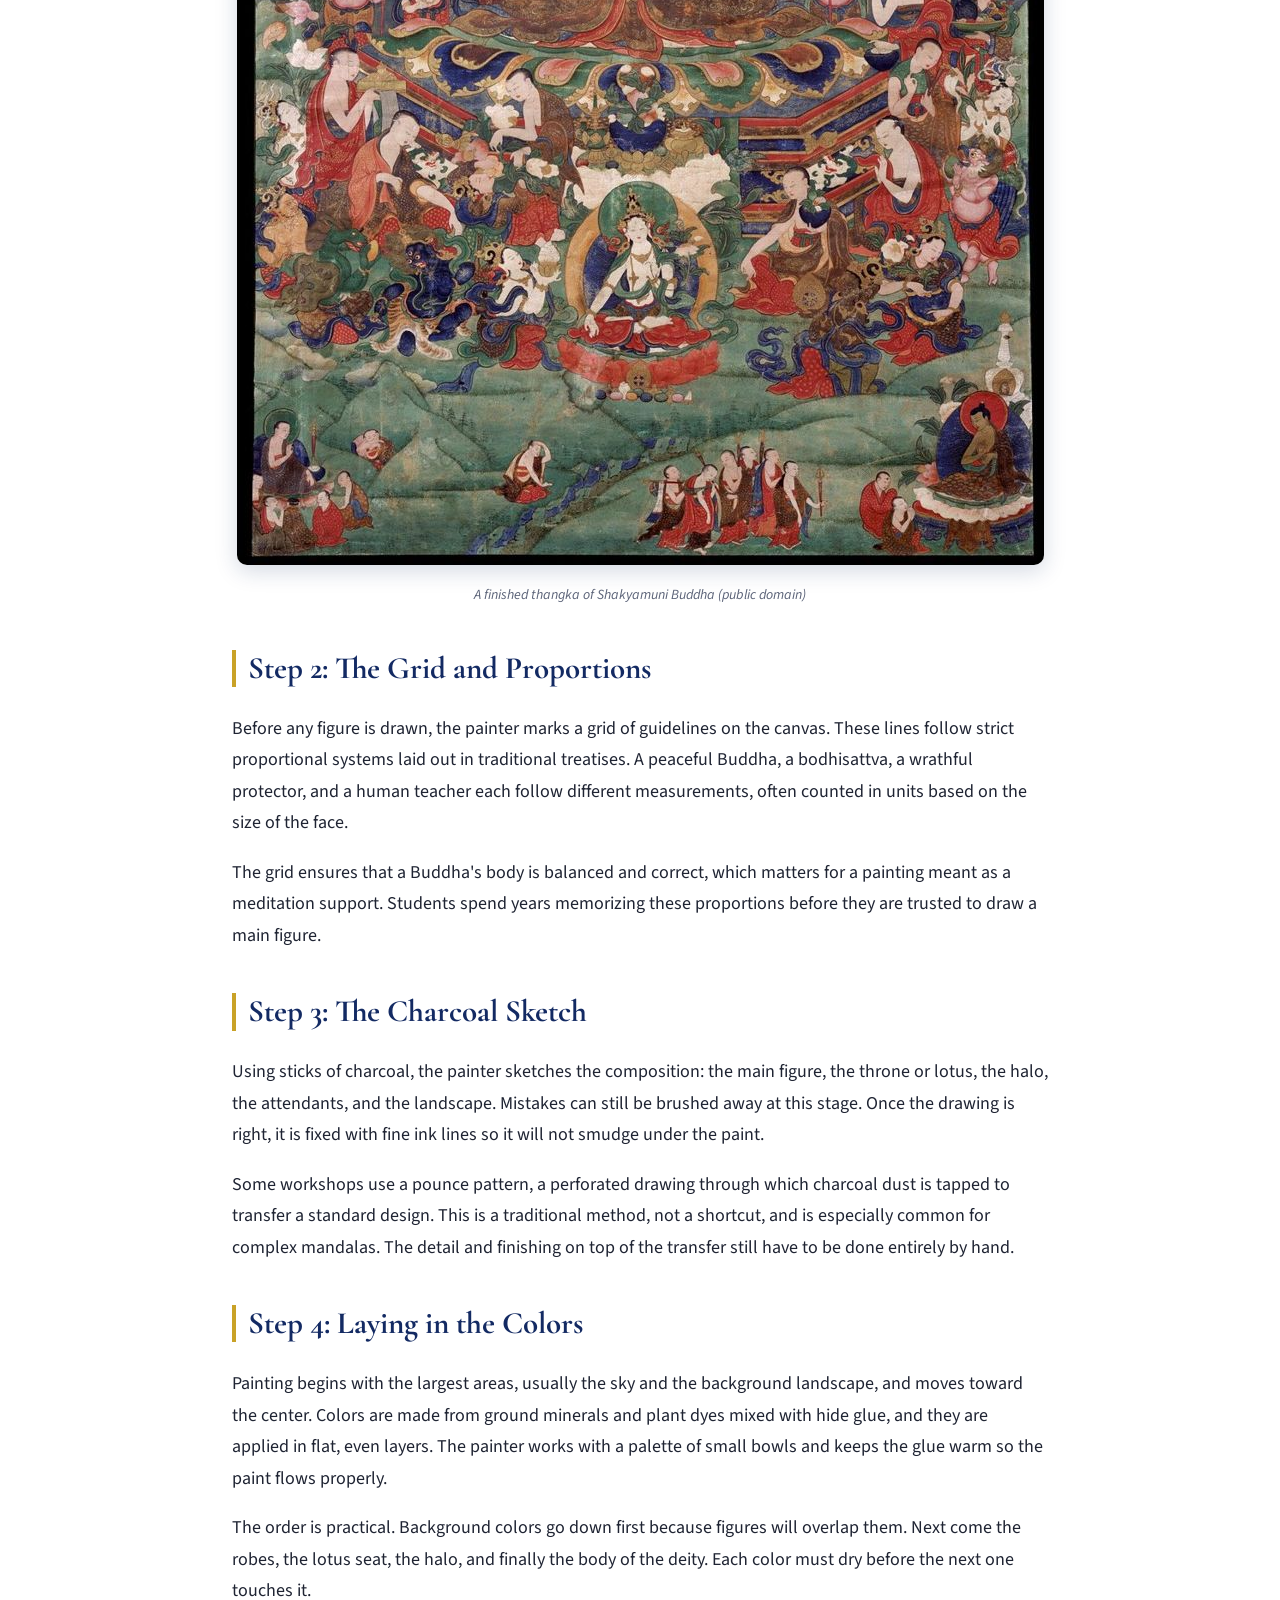
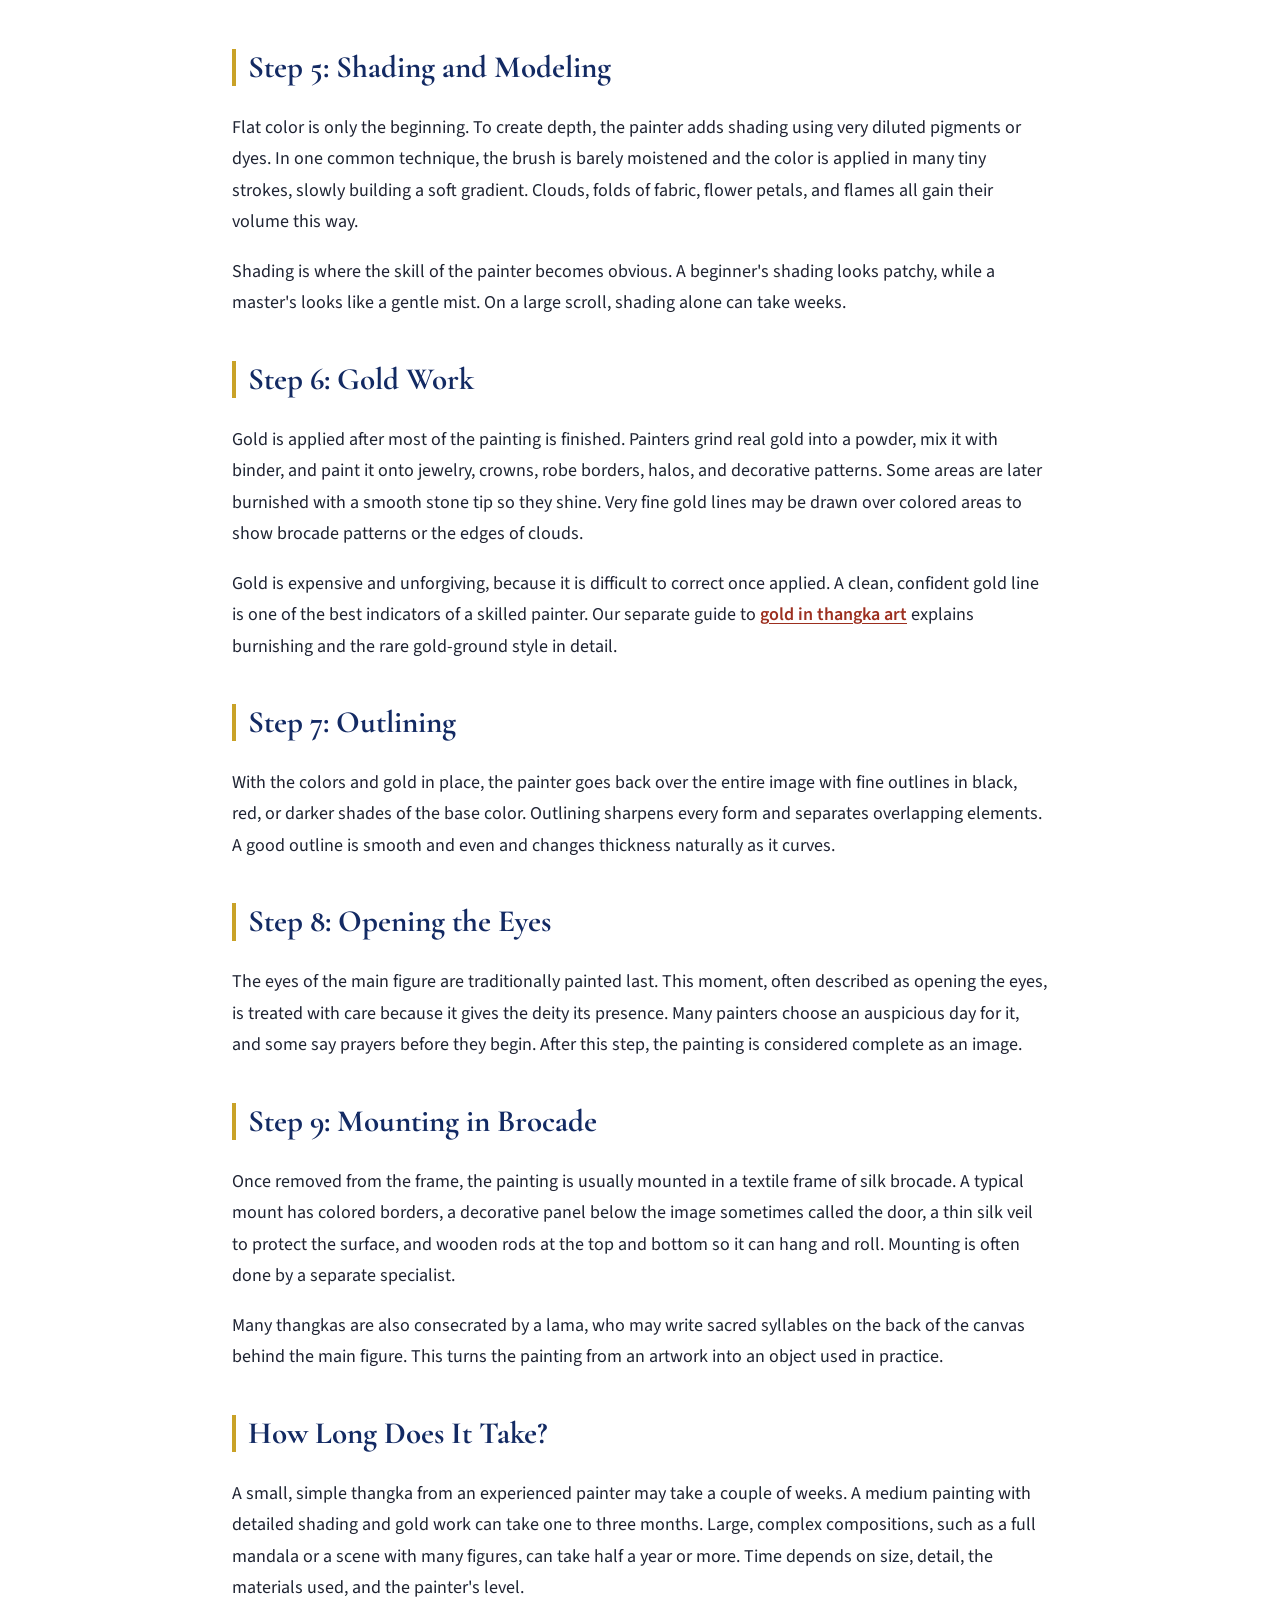
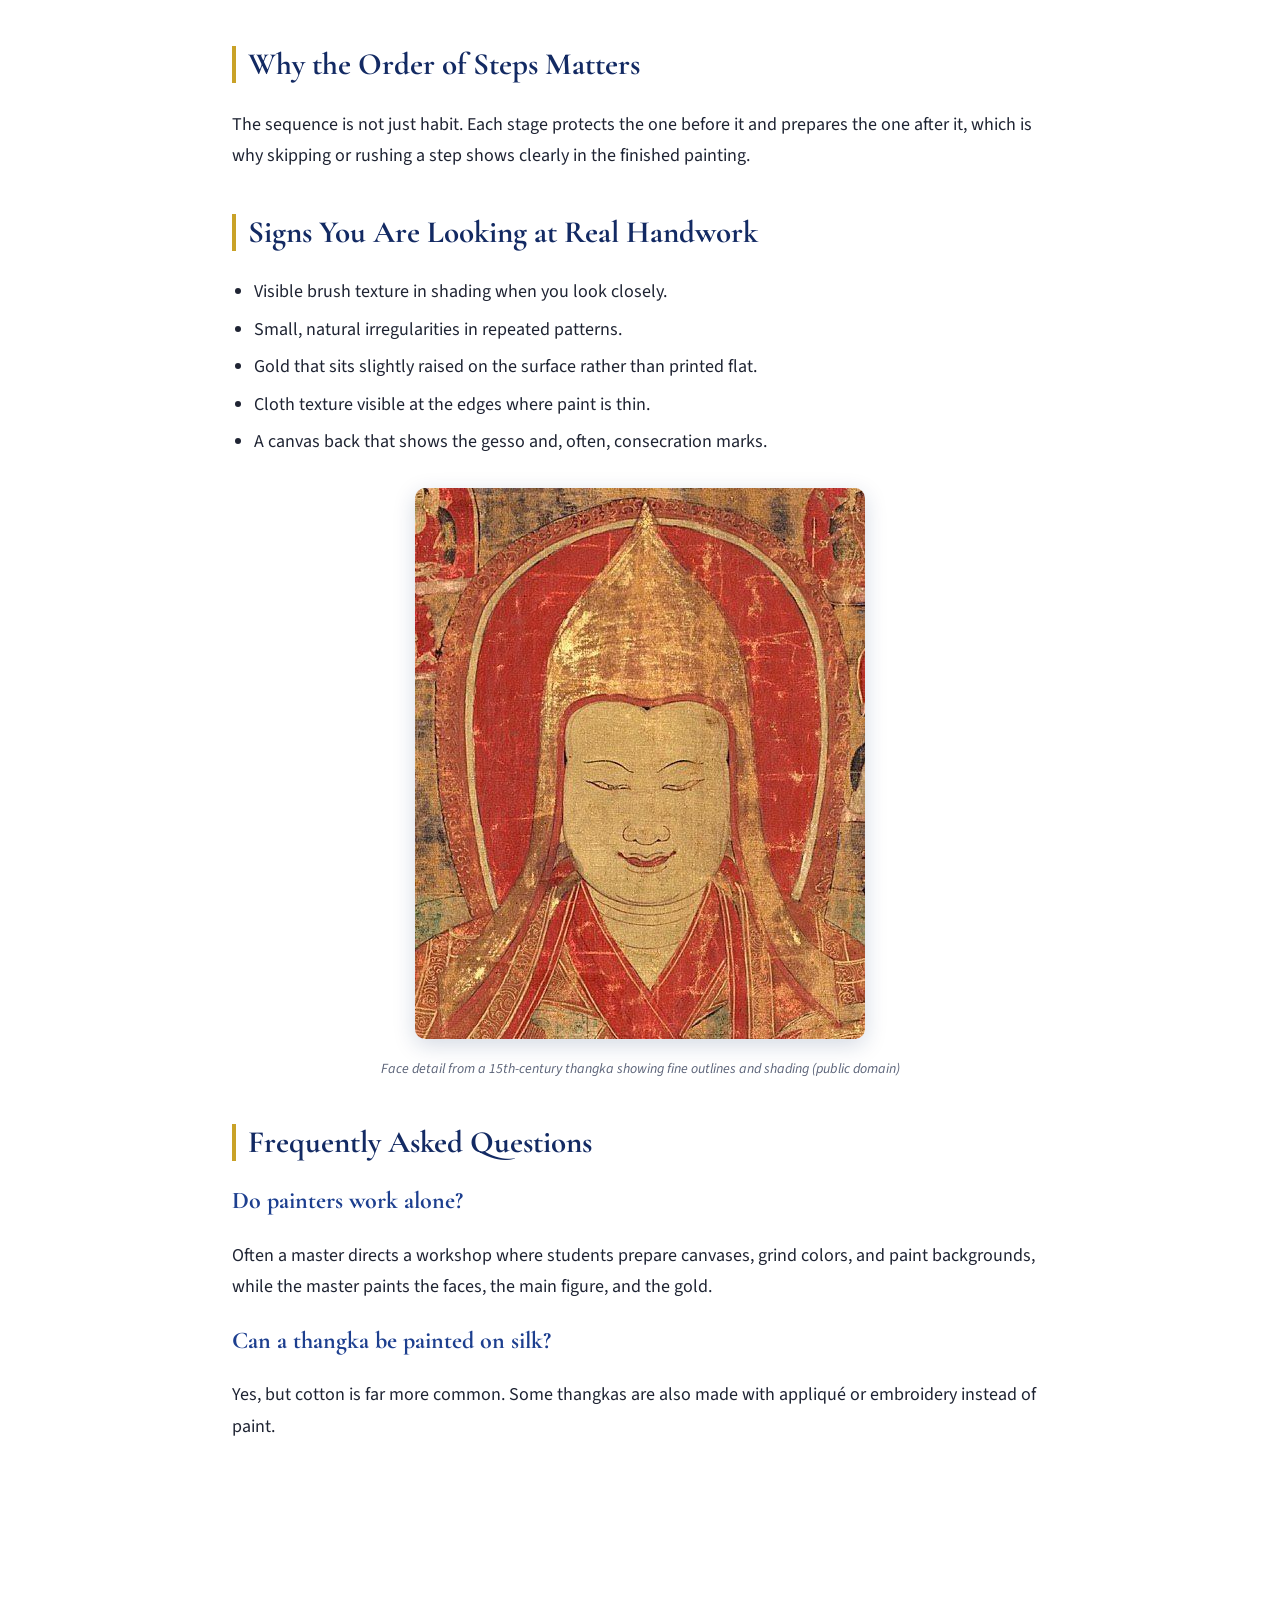
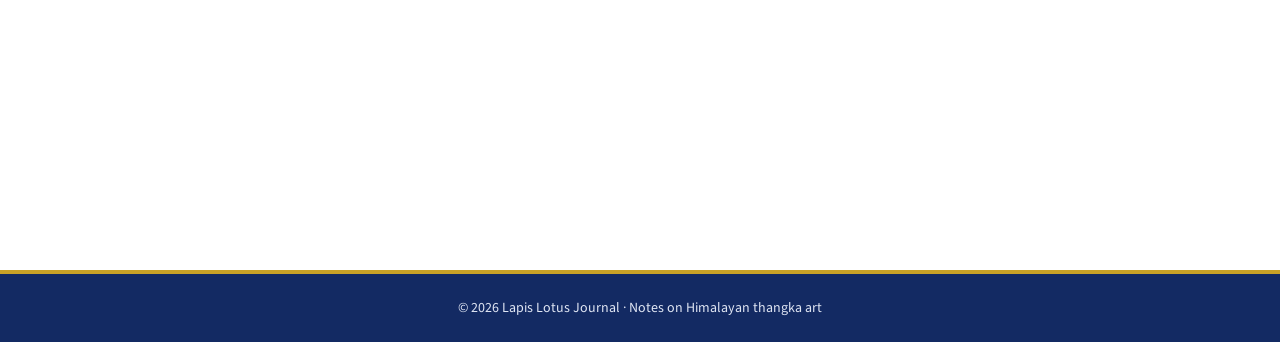
<file: how-a-thangka-is-made.html>
<!DOCTYPE html><html lang="en"><head><meta charset="utf-8"><meta name="viewport" content="width=device-width,initial-scale=1"><title>How a Thangka Is Made: From Cotton Canvas to the Final Eye-Opening | Lapis Lotus Journal</title><meta name="description" content="A step-by-step look at how a traditional thangka is painted, from stretching and priming the cotton to sketching, color, gold and the final eyes."><meta name="robots" content="index,follow"><link rel="canonical" href="https://nepathangka.github.io/lapis-lotus-journal/how-a-thangka-is-made.html"><link rel="icon" href="favicon.svg" type="image/svg+xml"><link rel="stylesheet" href="style.css"></head>
<body><header><a class="logo" href="index.html" aria-label="Lapis Lotus Journal home"><svg class="emblem" viewBox="0 0 64 64" width="54" height="54" aria-hidden="true"><circle cx="32" cy="32" r="30" fill="#ffffff" stroke="#c9a227" stroke-width="2.5"/><path d="M32 13 C40 22 40 34 32 44 C24 34 24 22 32 13Z" fill="#1d3f8f"/><path d="M31 44 C22 41 15 33 14 23 C22 25 29 32 31 44Z" fill="#2f5bc4"/><path d="M33 44 C42 41 49 33 50 23 C42 25 35 32 33 44Z" fill="#2f5bc4"/><path d="M30 44 C22 46 15 44 10 39 C17 36 25 38 30 44Z" fill="#132a63"/><path d="M34 44 C42 46 49 44 54 39 C47 36 39 38 34 44Z" fill="#132a63"/><path d="M18 50 H46" stroke="#c9a227" stroke-width="2.5" stroke-linecap="round"/><circle cx="32" cy="9" r="2.2" fill="#c9a227"/></svg><span class="brand">Lapis Lotus Journal</span></a><div class="tag">Notes on Himalayan thangka art</div></header><nav><a href="index.html">Home</a><a href="services.html">Services</a><a href="about.html">About</a><a href="blog.html">Blog</a><a href="contact.html">Contact</a></nav><main><h1>How a Thangka Is Made: From Cotton Canvas to the Final Eye-Opening</h1>

<p>A finished thangka can look effortless, as if the image simply appeared on the cloth. In reality, every traditional scroll is the result of a long, ordered process that has been passed from teacher to student for centuries. Knowing the steps helps you appreciate the work in front of you, and it also helps you understand why a genuine hand-painted piece takes weeks or months to complete.</p>
<p>This guide follows a thangka from blank cotton to the moment the painter opens the deity's eyes, the traditional final touch.</p>

<h2>Step 1: Preparing the Canvas</h2>
<p>Most thangkas are painted on cotton. The painter cuts a piece slightly larger than the planned image and sews or ties it onto a wooden frame using a cord laced through the edges. The lacing lets the painter tighten the cloth evenly, like the skin of a drum.</p>
<p>Next comes the ground layer, a type of gesso made from white chalk or clay mixed with animal-hide glue. The painter spreads it thinly on both sides of the cloth so it fills the weave. Once dry, the surface is rubbed with a smooth stone or shell, sometimes after dampening it, until it becomes flat and slightly glossy. This polishing step is tiring but important. A rough surface makes fine lines impossible.</p>

<figure><img src="proc1_shakyamuni.jpg" alt="A finished thangka of Shakyamuni Buddha" loading="lazy"><figcaption>A finished thangka of Shakyamuni Buddha (public domain)</figcaption></figure>
<h2>Step 2: The Grid and Proportions</h2>
<p>Before any figure is drawn, the painter marks a grid of guidelines on the canvas. These lines follow strict proportional systems laid out in traditional treatises. A peaceful Buddha, a bodhisattva, a wrathful protector, and a human teacher each follow different measurements, often counted in units based on the size of the face.</p>
<p>The grid ensures that a Buddha's body is balanced and correct, which matters for a painting meant as a meditation support. Students spend years memorizing these proportions before they are trusted to draw a main figure.</p>

<h2>Step 3: The Charcoal Sketch</h2>
<p>Using sticks of charcoal, the painter sketches the composition: the main figure, the throne or lotus, the halo, the attendants, and the landscape. Mistakes can still be brushed away at this stage. Once the drawing is right, it is fixed with fine ink lines so it will not smudge under the paint.</p>
<p>Some workshops use a pounce pattern, a perforated drawing through which charcoal dust is tapped to transfer a standard design. This is a traditional method, not a shortcut, and is especially common for complex mandalas. The detail and finishing on top of the transfer still have to be done entirely by hand.</p>

<h2>Step 4: Laying in the Colors</h2>
<p>Painting begins with the largest areas, usually the sky and the background landscape, and moves toward the center. Colors are made from ground minerals and plant dyes mixed with hide glue, and they are applied in flat, even layers. The painter works with a palette of small bowls and keeps the glue warm so the paint flows properly.</p>
<p>The order is practical. Background colors go down first because figures will overlap them. Next come the robes, the lotus seat, the halo, and finally the body of the deity. Each color must dry before the next one touches it.</p>

<h2>Step 5: Shading and Modeling</h2>
<p>Flat color is only the beginning. To create depth, the painter adds shading using very diluted pigments or dyes. In one common technique, the brush is barely moistened and the color is applied in many tiny strokes, slowly building a soft gradient. Clouds, folds of fabric, flower petals, and flames all gain their volume this way.</p>
<p>Shading is where the skill of the painter becomes obvious. A beginner's shading looks patchy, while a master's looks like a gentle mist. On a large scroll, shading alone can take weeks.</p>

<h2>Step 6: Gold Work</h2>
<p>Gold is applied after most of the painting is finished. Painters grind real gold into a powder, mix it with binder, and paint it onto jewelry, crowns, robe borders, halos, and decorative patterns. Some areas are later burnished with a smooth stone tip so they shine. Very fine gold lines may be drawn over colored areas to show brocade patterns or the edges of clouds.</p>
<p>Gold is expensive and unforgiving, because it is difficult to correct once applied. A clean, confident gold line is one of the best indicators of a skilled painter. Our separate guide to <a href="gold-in-thangka-art.html" style="color:#9c2f1f;text-decoration:underline;">gold in thangka art</a> explains burnishing and the rare gold-ground style in detail.</p>

<h2>Step 7: Outlining</h2>
<p>With the colors and gold in place, the painter goes back over the entire image with fine outlines in black, red, or darker shades of the base color. Outlining sharpens every form and separates overlapping elements. A good outline is smooth and even and changes thickness naturally as it curves.</p>

<h2>Step 8: Opening the Eyes</h2>
<p>The eyes of the main figure are traditionally painted last. This moment, often described as opening the eyes, is treated with care because it gives the deity its presence. Many painters choose an auspicious day for it, and some say prayers before they begin. After this step, the painting is considered complete as an image.</p>

<h2>Step 9: Mounting in Brocade</h2>
<p>Once removed from the frame, the painting is usually mounted in a textile frame of silk brocade. A typical mount has colored borders, a decorative panel below the image sometimes called the door, a thin silk veil to protect the surface, and wooden rods at the top and bottom so it can hang and roll. Mounting is often done by a separate specialist.</p>
<p>Many thangkas are also consecrated by a lama, who may write sacred syllables on the back of the canvas behind the main figure. This turns the painting from an artwork into an object used in practice.</p>

<h2>How Long Does It Take?</h2>
<p>A small, simple thangka from an experienced painter may take a couple of weeks. A medium painting with detailed shading and gold work can take one to three months. Large, complex compositions, such as a full mandala or a scene with many figures, can take half a year or more. Time depends on size, detail, the materials used, and the painter's level.</p>


<h2>Why the Order of Steps Matters</h2>
<p>The sequence is not just habit. Each stage protects the one before it and prepares the one after it, which is why skipping or rushing a step shows clearly in the finished painting.</p>
<h2>Signs You Are Looking at Real Handwork</h2>
<ul>
<li>Visible brush texture in shading when you look closely.</li>
<li>Small, natural irregularities in repeated patterns.</li>
<li>Gold that sits slightly raised on the surface rather than printed flat.</li>
<li>Cloth texture visible at the edges where paint is thin.</li>
<li>A canvas back that shows the gesso and, often, consecration marks.</li>
</ul>

<figure><img src="proc2_tsongkapa_face.jpg" alt="Face detail from a 15th-century thangka showing fine outlines and shading" loading="lazy"><figcaption>Face detail from a 15th-century thangka showing fine outlines and shading (public domain)</figcaption></figure>
<h2>Frequently Asked Questions</h2>
<h3>Do painters work alone?</h3>
<p>Often a master directs a workshop where students prepare canvases, grind colors, and paint backgrounds, while the master paints the faces, the main figure, and the gold.</p>
<h3>Can a thangka be painted on silk?</h3>
<p>Yes, but cotton is far more common. Some thangkas are also made with appliqué or embroidery instead of paint.</p>
<h3>Is a stencil transfer still hand-painted?</h3>
<p>Yes. The transfer only guides the outline. All coloring, shading, gold, and finishing are still done by hand.</p>

<h2>Conclusion</h2>
<p>From a stretched piece of cotton to the final open eyes, a thangka passes through many careful stages, each one built on the last. Once you understand the work behind canvas preparation, proportion grids, layered shading, and gold line work, you can look at any scroll with new eyes and recognize the patience that made it.</p>

</main><footer>© 2026 Lapis Lotus Journal · Notes on Himalayan thangka art</footer><script src="script.js" defer></script></body></html>
</file>
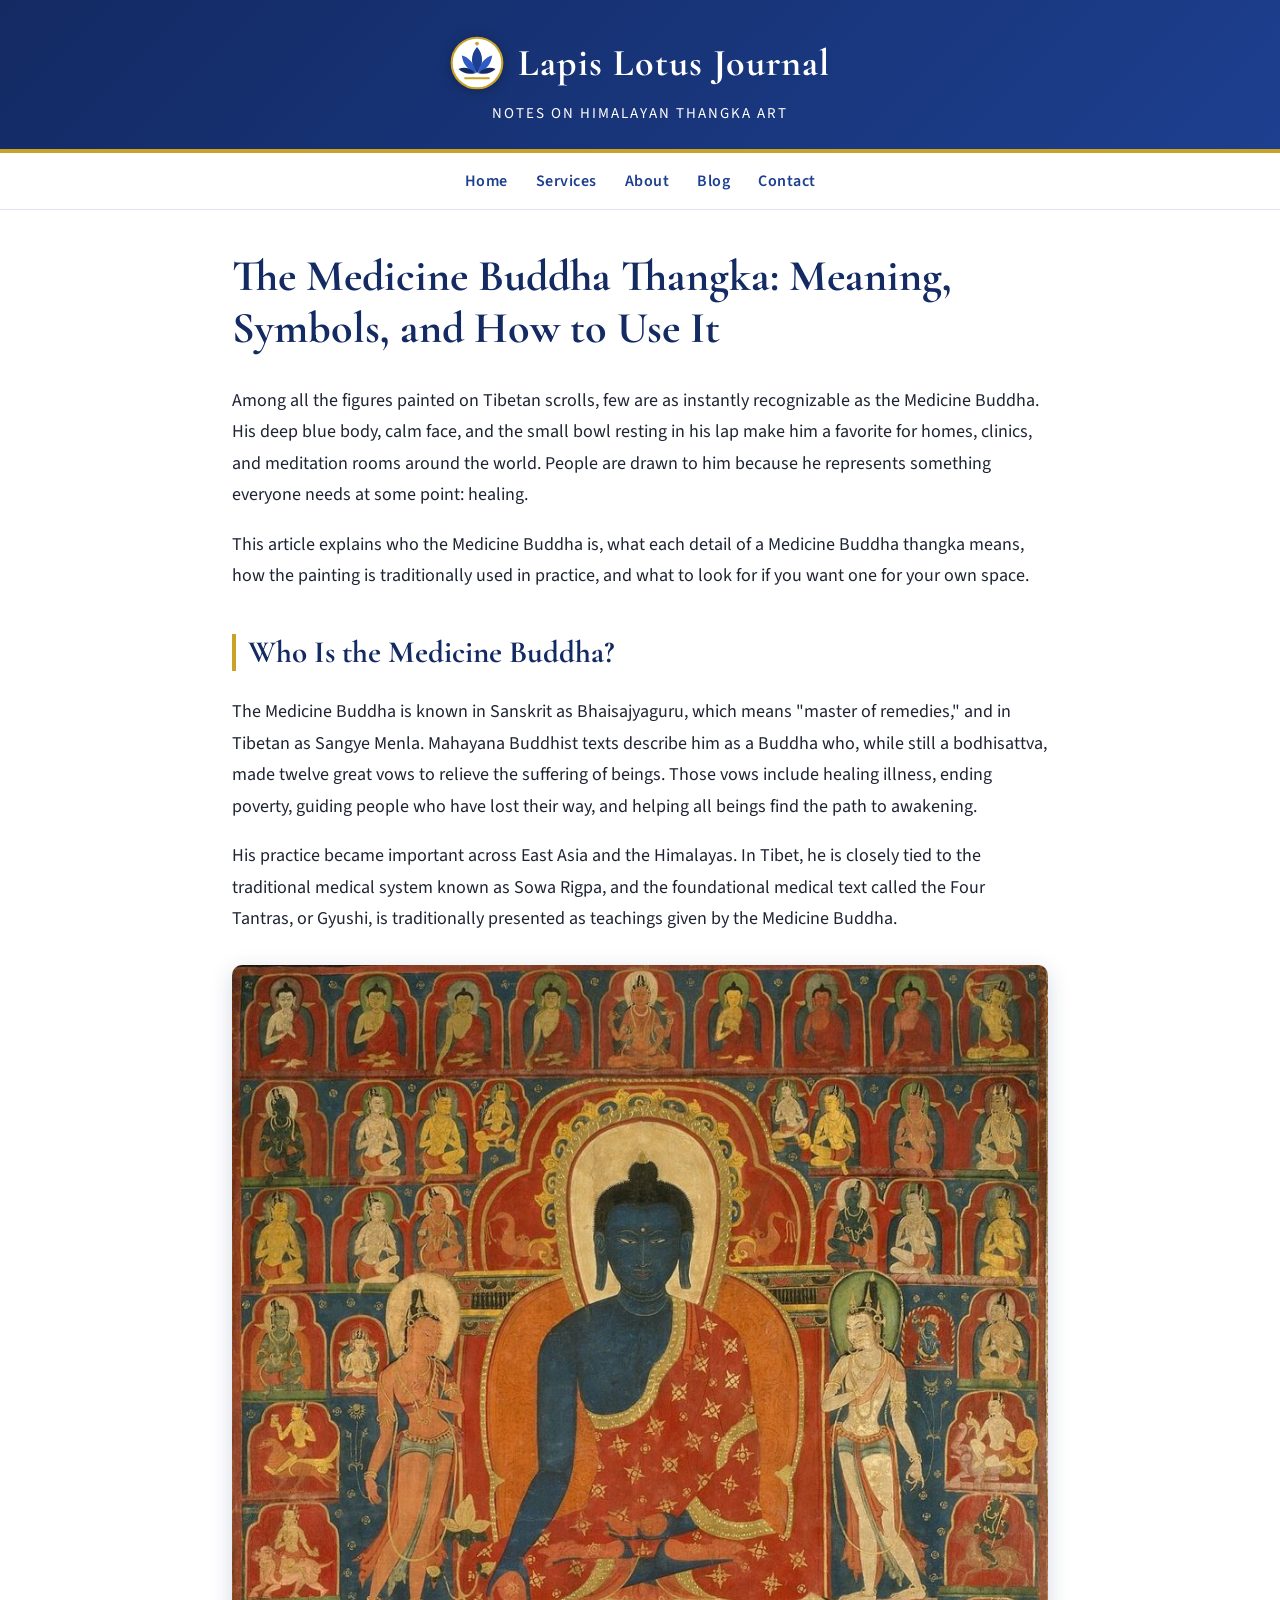
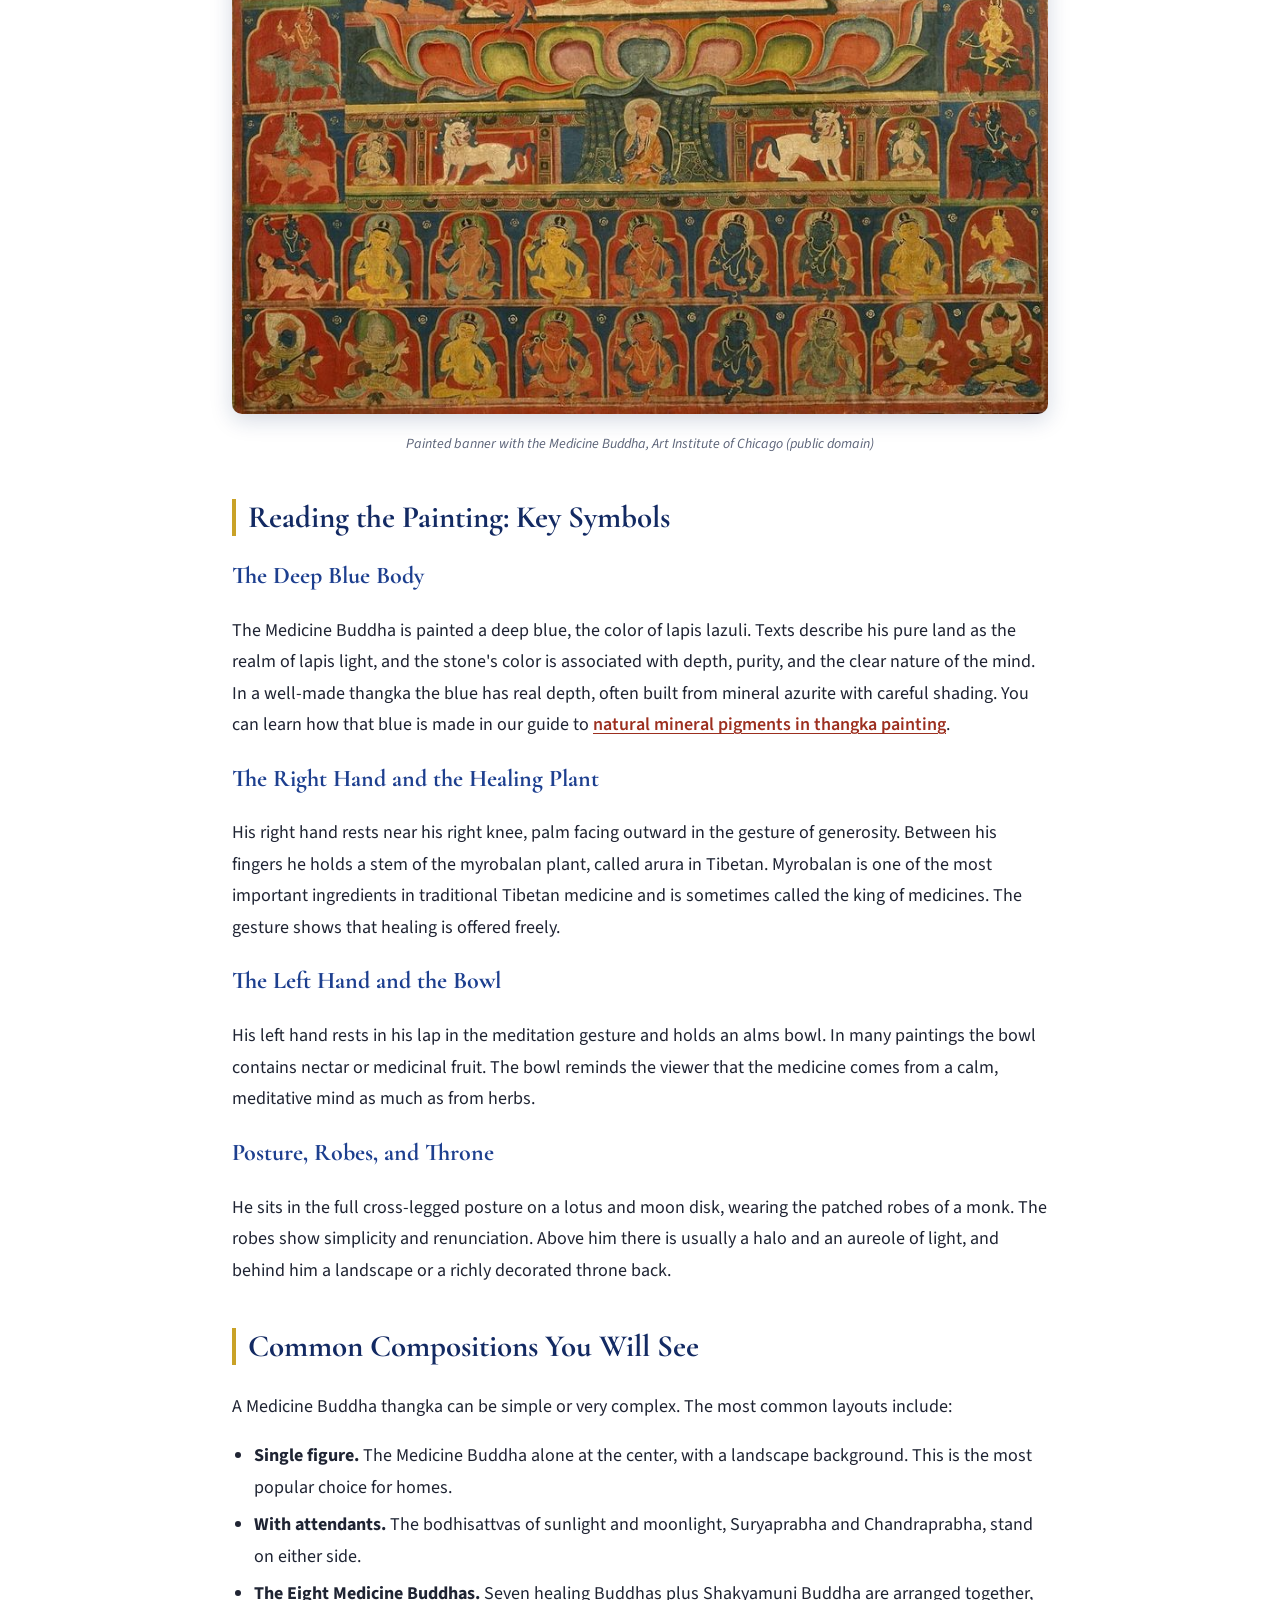
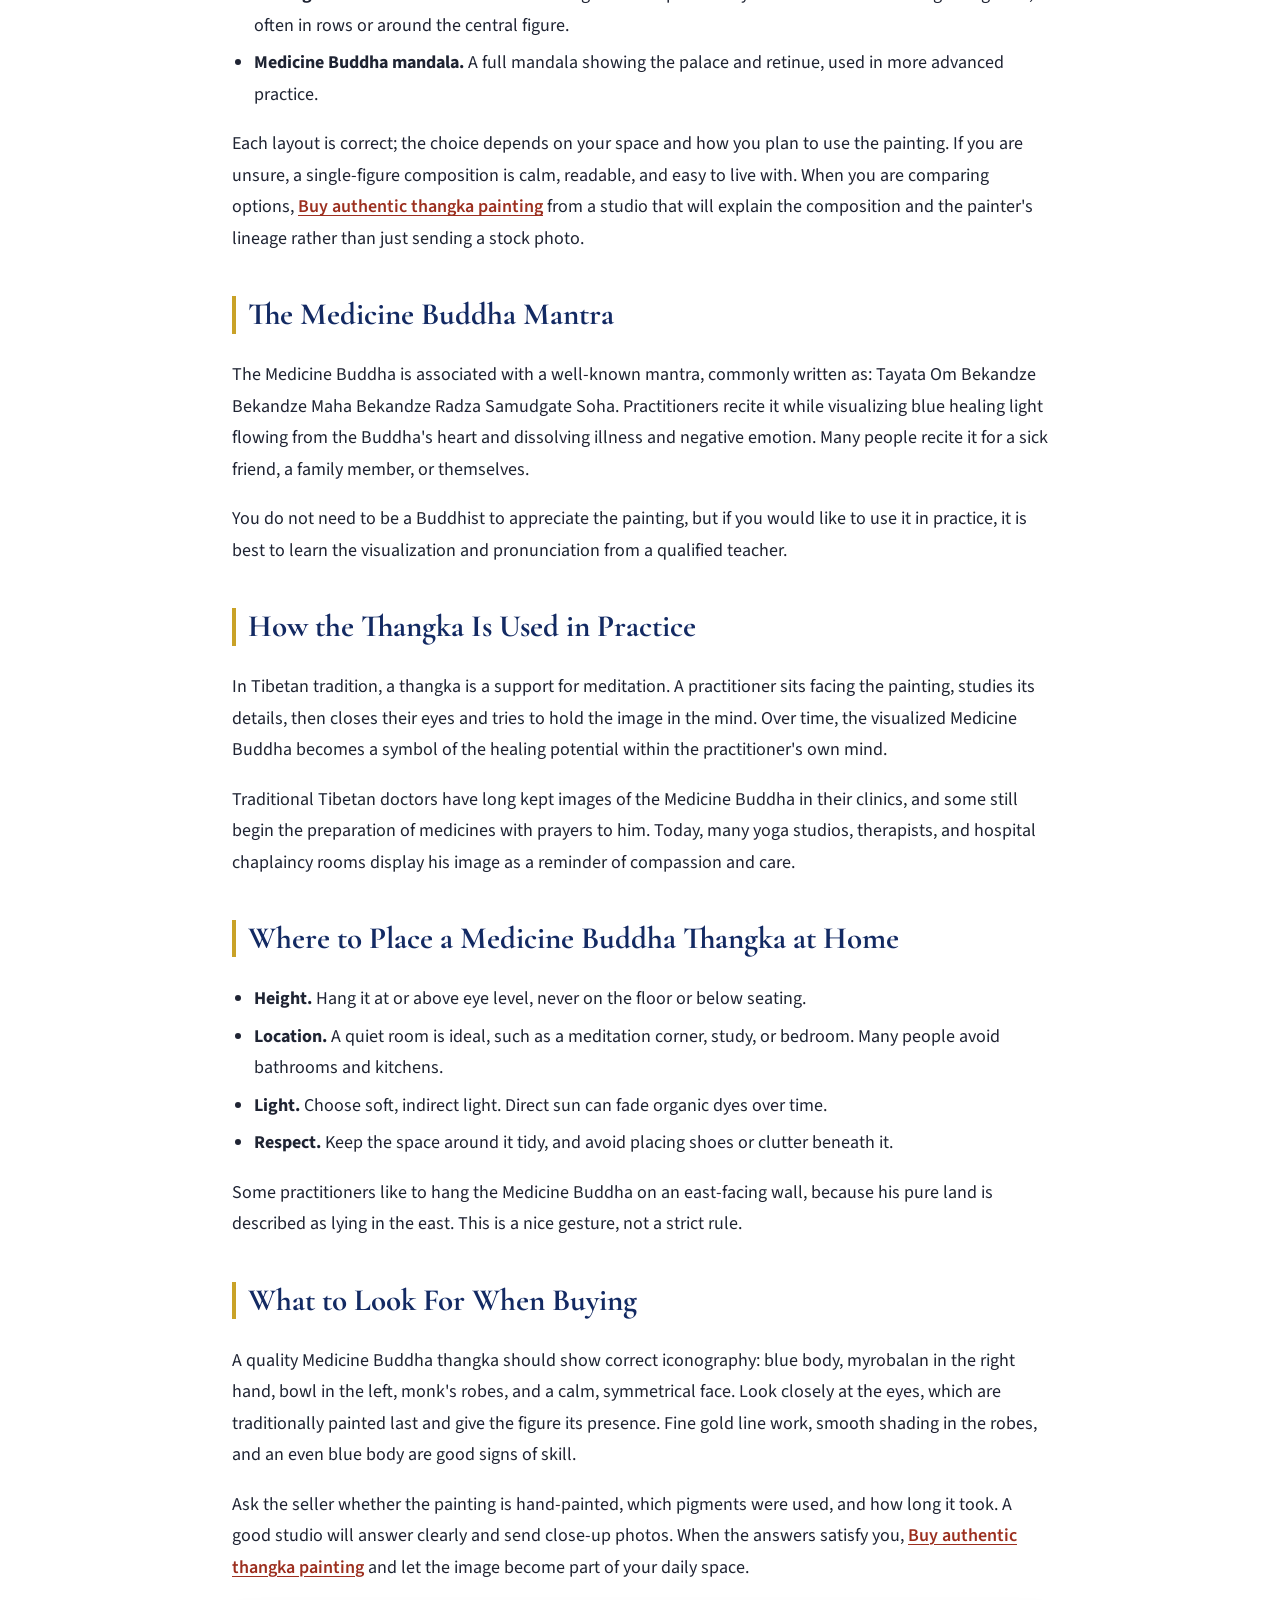
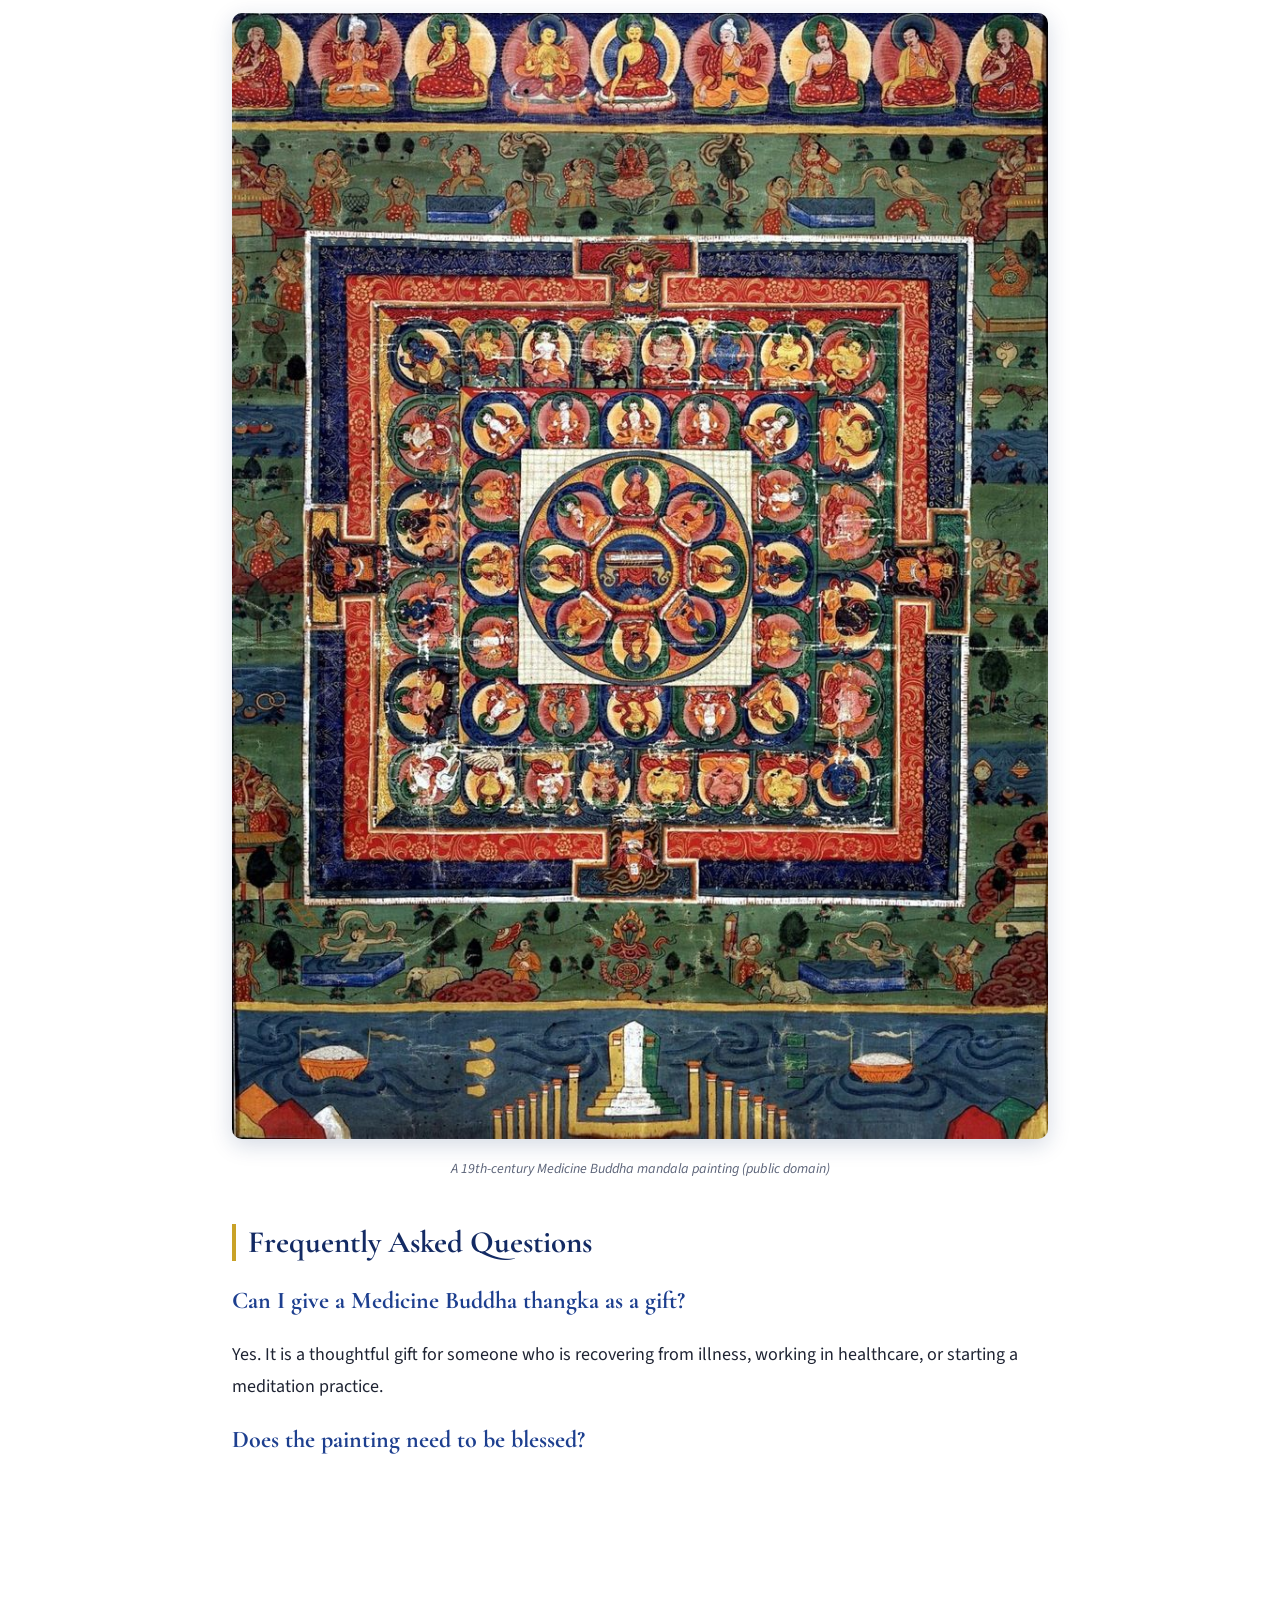
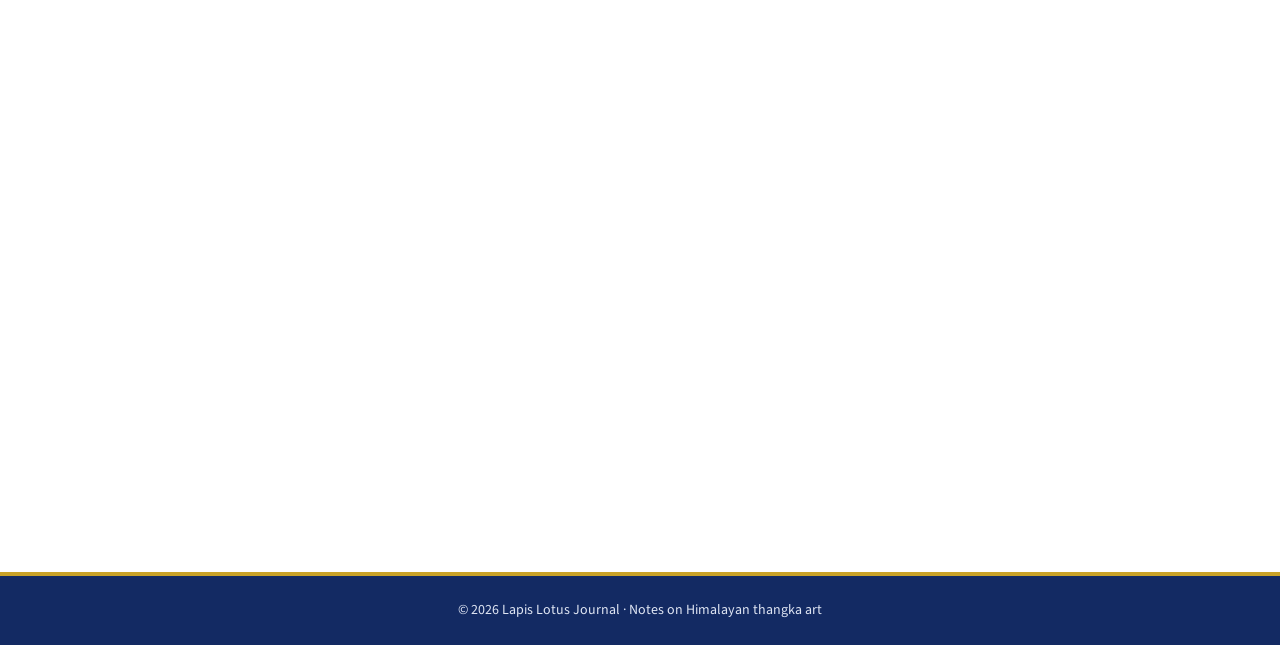
<file: medicine-buddha-thangka-meaning.html>
<!DOCTYPE html><html lang="en"><head><meta charset="utf-8"><meta name="viewport" content="width=device-width,initial-scale=1"><title>The Medicine Buddha Thangka: Meaning, Symbols, and How to Use It | Lapis Lotus Journal</title><meta name="description" content="What the blue Medicine Buddha thangka represents, how to read its symbols, its mantra and pure land, and where to place it at home."><meta name="robots" content="index,follow"><link rel="canonical" href="https://nepathangka.github.io/lapis-lotus-journal/medicine-buddha-thangka-meaning.html"><link rel="icon" href="favicon.svg" type="image/svg+xml"><link rel="stylesheet" href="style.css"></head>
<body><header><a class="logo" href="index.html" aria-label="Lapis Lotus Journal home"><svg class="emblem" viewBox="0 0 64 64" width="54" height="54" aria-hidden="true"><circle cx="32" cy="32" r="30" fill="#ffffff" stroke="#c9a227" stroke-width="2.5"/><path d="M32 13 C40 22 40 34 32 44 C24 34 24 22 32 13Z" fill="#1d3f8f"/><path d="M31 44 C22 41 15 33 14 23 C22 25 29 32 31 44Z" fill="#2f5bc4"/><path d="M33 44 C42 41 49 33 50 23 C42 25 35 32 33 44Z" fill="#2f5bc4"/><path d="M30 44 C22 46 15 44 10 39 C17 36 25 38 30 44Z" fill="#132a63"/><path d="M34 44 C42 46 49 44 54 39 C47 36 39 38 34 44Z" fill="#132a63"/><path d="M18 50 H46" stroke="#c9a227" stroke-width="2.5" stroke-linecap="round"/><circle cx="32" cy="9" r="2.2" fill="#c9a227"/></svg><span class="brand">Lapis Lotus Journal</span></a><div class="tag">Notes on Himalayan thangka art</div></header><nav><a href="index.html">Home</a><a href="services.html">Services</a><a href="about.html">About</a><a href="blog.html">Blog</a><a href="contact.html">Contact</a></nav><main><h1>The Medicine Buddha Thangka: Meaning, Symbols, and How to Use It</h1>

<p>Among all the figures painted on Tibetan scrolls, few are as instantly recognizable as the Medicine Buddha. His deep blue body, calm face, and the small bowl resting in his lap make him a favorite for homes, clinics, and meditation rooms around the world. People are drawn to him because he represents something everyone needs at some point: healing.</p>
<p>This article explains who the Medicine Buddha is, what each detail of a Medicine Buddha thangka means, how the painting is traditionally used in practice, and what to look for if you want one for your own space.</p>

<h2>Who Is the Medicine Buddha?</h2>
<p>The Medicine Buddha is known in Sanskrit as Bhaisajyaguru, which means "master of remedies," and in Tibetan as Sangye Menla. Mahayana Buddhist texts describe him as a Buddha who, while still a bodhisattva, made twelve great vows to relieve the suffering of beings. Those vows include healing illness, ending poverty, guiding people who have lost their way, and helping all beings find the path to awakening.</p>
<p>His practice became important across East Asia and the Himalayas. In Tibet, he is closely tied to the traditional medical system known as Sowa Rigpa, and the foundational medical text called the Four Tantras, or Gyushi, is traditionally presented as teachings given by the Medicine Buddha.</p>

<figure><img src="med1_aic.jpg" alt="Painted banner with the Medicine Buddha, Art Institute of Chicago" loading="lazy"><figcaption>Painted banner with the Medicine Buddha, Art Institute of Chicago (public domain)</figcaption></figure>
<h2>Reading the Painting: Key Symbols</h2>
<h3>The Deep Blue Body</h3>
<p>The Medicine Buddha is painted a deep blue, the color of lapis lazuli. Texts describe his pure land as the realm of lapis light, and the stone's color is associated with depth, purity, and the clear nature of the mind. In a well-made thangka the blue has real depth, often built from mineral azurite with careful shading. You can learn how that blue is made in our guide to <a href="thangka-mineral-pigments.html" style="color:#9c2f1f;text-decoration:underline;">natural mineral pigments in thangka painting</a>.</p>
<h3>The Right Hand and the Healing Plant</h3>
<p>His right hand rests near his right knee, palm facing outward in the gesture of generosity. Between his fingers he holds a stem of the myrobalan plant, called arura in Tibetan. Myrobalan is one of the most important ingredients in traditional Tibetan medicine and is sometimes called the king of medicines. The gesture shows that healing is offered freely.</p>
<h3>The Left Hand and the Bowl</h3>
<p>His left hand rests in his lap in the meditation gesture and holds an alms bowl. In many paintings the bowl contains nectar or medicinal fruit. The bowl reminds the viewer that the medicine comes from a calm, meditative mind as much as from herbs.</p>
<h3>Posture, Robes, and Throne</h3>
<p>He sits in the full cross-legged posture on a lotus and moon disk, wearing the patched robes of a monk. The robes show simplicity and renunciation. Above him there is usually a halo and an aureole of light, and behind him a landscape or a richly decorated throne back.</p>

<h2>Common Compositions You Will See</h2>
<p>A Medicine Buddha thangka can be simple or very complex. The most common layouts include:</p>
<ul>
<li><strong>Single figure.</strong> The Medicine Buddha alone at the center, with a landscape background. This is the most popular choice for homes.</li>
<li><strong>With attendants.</strong> The bodhisattvas of sunlight and moonlight, Suryaprabha and Chandraprabha, stand on either side.</li>
<li><strong>The Eight Medicine Buddhas.</strong> Seven healing Buddhas plus Shakyamuni Buddha are arranged together, often in rows or around the central figure.</li>
<li><strong>Medicine Buddha mandala.</strong> A full mandala showing the palace and retinue, used in more advanced practice.</li>
</ul>
<p>Each layout is correct; the choice depends on your space and how you plan to use the painting. If you are unsure, a single-figure composition is calm, readable, and easy to live with. When you are comparing options, <a href="https://nepathangka.com/" style="color:#9c2f1f;text-decoration:underline;">Buy authentic thangka painting</a> from a studio that will explain the composition and the painter's lineage rather than just sending a stock photo.</p>

<h2>The Medicine Buddha Mantra</h2>
<p>The Medicine Buddha is associated with a well-known mantra, commonly written as: Tayata Om Bekandze Bekandze Maha Bekandze Radza Samudgate Soha. Practitioners recite it while visualizing blue healing light flowing from the Buddha's heart and dissolving illness and negative emotion. Many people recite it for a sick friend, a family member, or themselves.</p>
<p>You do not need to be a Buddhist to appreciate the painting, but if you would like to use it in practice, it is best to learn the visualization and pronunciation from a qualified teacher.</p>

<h2>How the Thangka Is Used in Practice</h2>
<p>In Tibetan tradition, a thangka is a support for meditation. A practitioner sits facing the painting, studies its details, then closes their eyes and tries to hold the image in the mind. Over time, the visualized Medicine Buddha becomes a symbol of the healing potential within the practitioner's own mind.</p>
<p>Traditional Tibetan doctors have long kept images of the Medicine Buddha in their clinics, and some still begin the preparation of medicines with prayers to him. Today, many yoga studios, therapists, and hospital chaplaincy rooms display his image as a reminder of compassion and care.</p>

<h2>Where to Place a Medicine Buddha Thangka at Home</h2>
<ul>
<li><strong>Height.</strong> Hang it at or above eye level, never on the floor or below seating.</li>
<li><strong>Location.</strong> A quiet room is ideal, such as a meditation corner, study, or bedroom. Many people avoid bathrooms and kitchens.</li>
<li><strong>Light.</strong> Choose soft, indirect light. Direct sun can fade organic dyes over time.</li>
<li><strong>Respect.</strong> Keep the space around it tidy, and avoid placing shoes or clutter beneath it.</li>
</ul>
<p>Some practitioners like to hang the Medicine Buddha on an east-facing wall, because his pure land is described as lying in the east. This is a nice gesture, not a strict rule.</p>

<h2>What to Look For When Buying</h2>
<p>A quality Medicine Buddha thangka should show correct iconography: blue body, myrobalan in the right hand, bowl in the left, monk's robes, and a calm, symmetrical face. Look closely at the eyes, which are traditionally painted last and give the figure its presence. Fine gold line work, smooth shading in the robes, and an even blue body are good signs of skill.</p>
<p>Ask the seller whether the painting is hand-painted, which pigments were used, and how long it took. A good studio will answer clearly and send close-up photos. When the answers satisfy you, <a href="https://nepathangka.com/" style="color:#9c2f1f;text-decoration:underline;">Buy authentic thangka painting</a> and let the image become part of your daily space.</p>

<figure><img src="med2_mandala.jpg" alt="A 19th-century Medicine Buddha mandala painting" loading="lazy"><figcaption>A 19th-century Medicine Buddha mandala painting (public domain)</figcaption></figure>
<h2>Frequently Asked Questions</h2>
<h3>Can I give a Medicine Buddha thangka as a gift?</h3>
<p>Yes. It is a thoughtful gift for someone who is recovering from illness, working in healthcare, or starting a meditation practice.</p>
<h3>Does the painting need to be blessed?</h3>
<p>Many owners ask a monastery or teacher to consecrate their thangka, but it is a personal choice. The painting can still be appreciated as sacred art without it.</p>
<h3>What size is best for a home?</h3>
<p>For a small room or altar, a painted area of about 12 to 20 inches tall works well. Larger rooms can hold larger scrolls with full brocade mounts.</p>
<h3>Is the Medicine Buddha the same as the historical Buddha?</h3>
<p>No. Shakyamuni is the historical Buddha. The Medicine Buddha is a distinct Buddha described in Mahayana texts, though the two often appear together in the Eight Medicine Buddhas composition.</p>

<h2>Conclusion</h2>
<p>The Medicine Buddha thangka brings together deep blue color, careful symbolism, and a simple promise of healing. Once you know what the plant, the bowl, the hand gestures, and the lapis body mean, the painting stops being just a beautiful image and becomes a quiet daily reminder to care for your body, your mind, and the people around you. Choose a piece with correct iconography and honest craftsmanship, and it will serve you for many years.</p>

</main><footer>© 2026 Lapis Lotus Journal · Notes on Himalayan thangka art</footer><script src="script.js" defer></script></body></html>
</file>
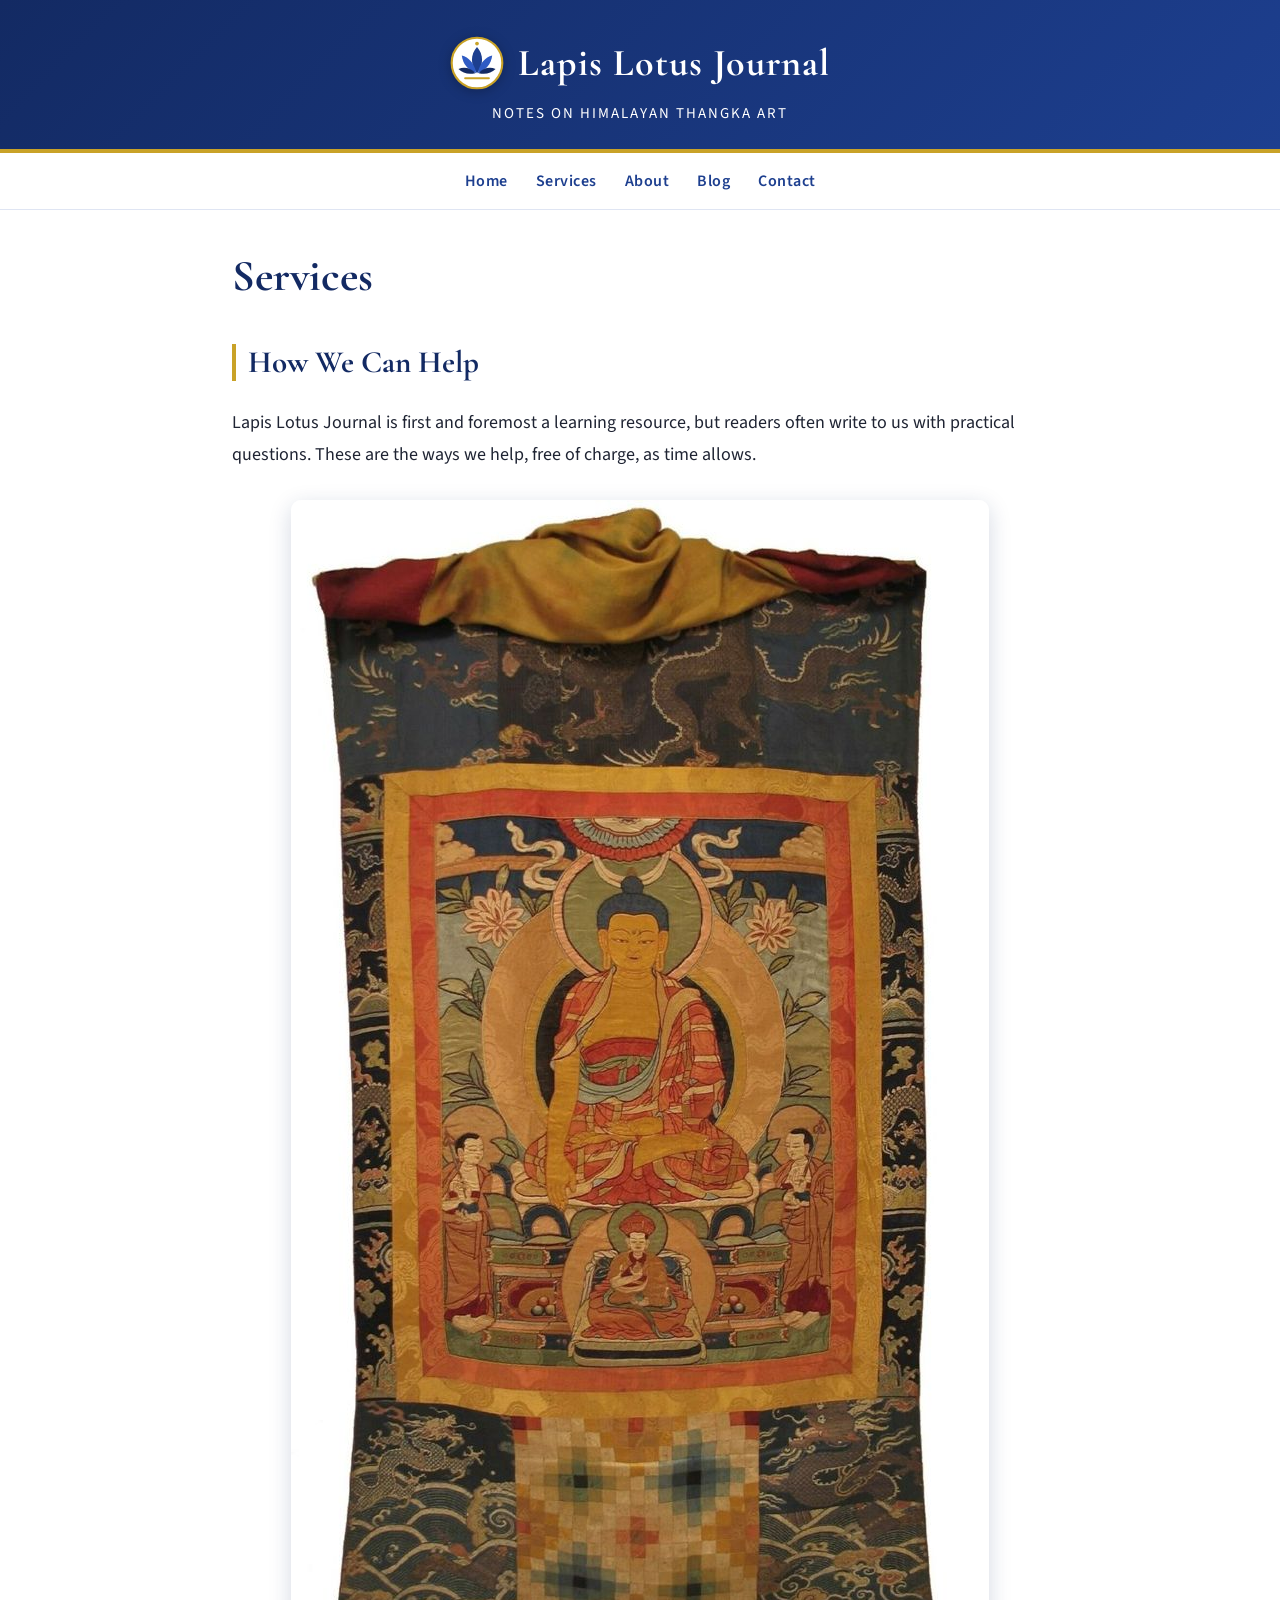
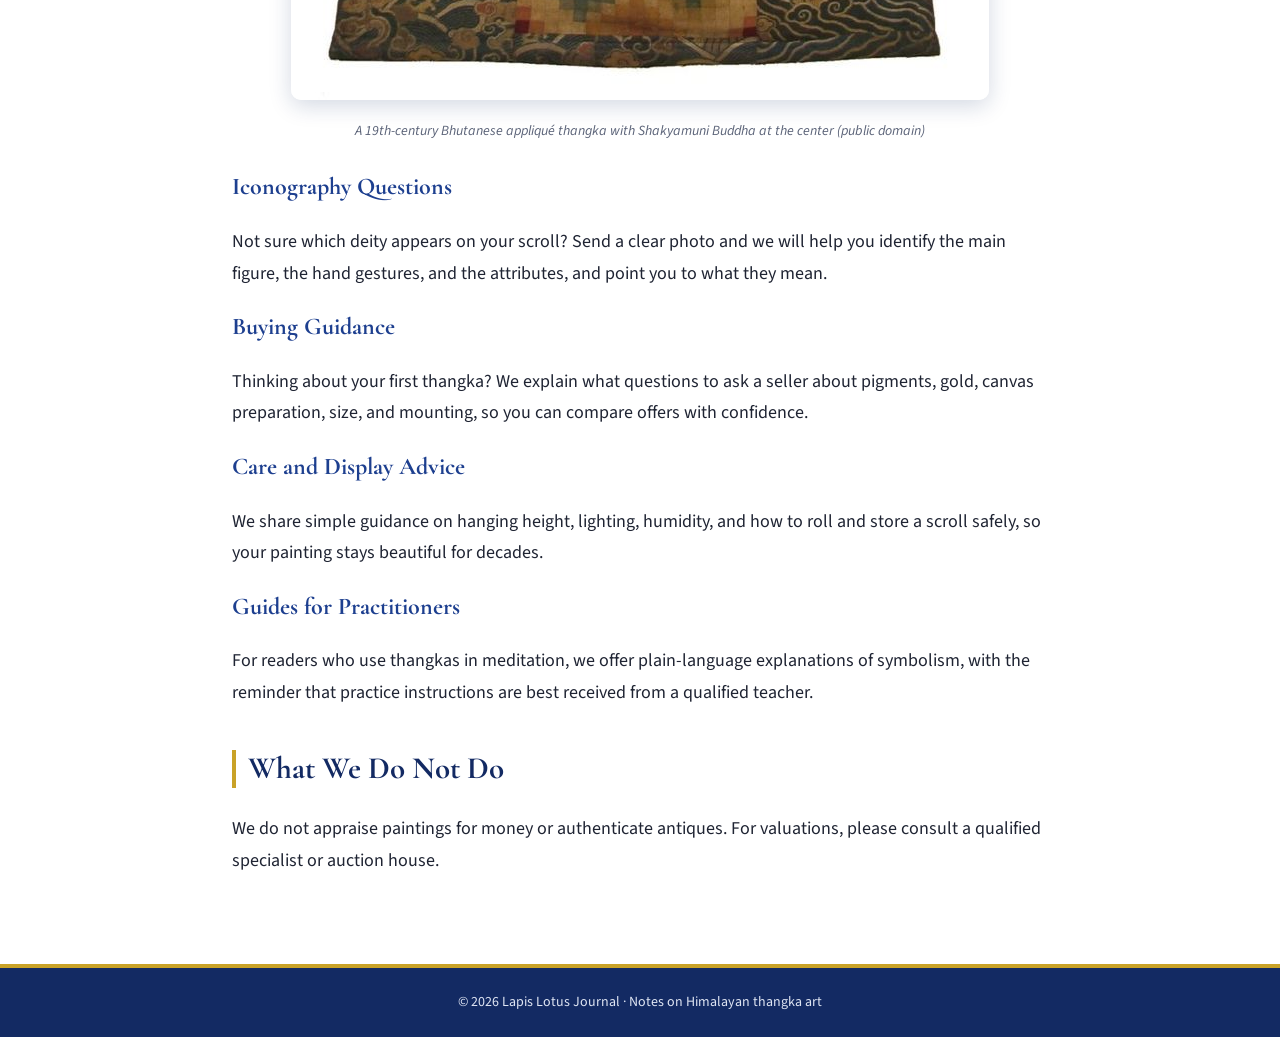
<file: services.html>
<!DOCTYPE html><html lang="en"><head><meta charset="utf-8"><meta name="viewport" content="width=device-width,initial-scale=1"><title>Services | Lapis Lotus Journal</title><meta name="description" content="How Lapis Lotus Journal helps readers with thangka iconography questions, buying guidance, and care and display advice."><meta name="robots" content="index,follow"><link rel="canonical" href="https://nepathangka.github.io/lapis-lotus-journal/services.html"><link rel="icon" href="favicon.svg" type="image/svg+xml"><link rel="stylesheet" href="style.css"></head>
<body><header><a class="logo" href="index.html" aria-label="Lapis Lotus Journal home"><svg class="emblem" viewBox="0 0 64 64" width="54" height="54" aria-hidden="true"><circle cx="32" cy="32" r="30" fill="#ffffff" stroke="#c9a227" stroke-width="2.5"/><path d="M32 13 C40 22 40 34 32 44 C24 34 24 22 32 13Z" fill="#1d3f8f"/><path d="M31 44 C22 41 15 33 14 23 C22 25 29 32 31 44Z" fill="#2f5bc4"/><path d="M33 44 C42 41 49 33 50 23 C42 25 35 32 33 44Z" fill="#2f5bc4"/><path d="M30 44 C22 46 15 44 10 39 C17 36 25 38 30 44Z" fill="#132a63"/><path d="M34 44 C42 46 49 44 54 39 C47 36 39 38 34 44Z" fill="#132a63"/><path d="M18 50 H46" stroke="#c9a227" stroke-width="2.5" stroke-linecap="round"/><circle cx="32" cy="9" r="2.2" fill="#c9a227"/></svg><span class="brand">Lapis Lotus Journal</span></a><div class="tag">Notes on Himalayan thangka art</div></header><nav><a href="index.html">Home</a><a href="services.html">Services</a><a href="about.html">About</a><a href="blog.html">Blog</a><a href="contact.html">Contact</a></nav><main><h1>Services</h1>

<h2>How We Can Help</h2>
<p>Lapis Lotus Journal is first and foremost a learning resource, but readers often write to us with practical questions. These are the ways we help, free of charge, as time allows.</p>
<figure><img src="svc1_drukpa.jpg" alt="A 19th-century Bhutanese appliqué thangka with Shakyamuni Buddha at the center" loading="lazy"><figcaption>A 19th-century Bhutanese appliqué thangka with Shakyamuni Buddha at the center (public domain)</figcaption></figure>
<h3>Iconography Questions</h3>
<p>Not sure which deity appears on your scroll? Send a clear photo and we will help you identify the main figure, the hand gestures, and the attributes, and point you to what they mean.</p>
<h3>Buying Guidance</h3>
<p>Thinking about your first thangka? We explain what questions to ask a seller about pigments, gold, canvas preparation, size, and mounting, so you can compare offers with confidence.</p>
<h3>Care and Display Advice</h3>
<p>We share simple guidance on hanging height, lighting, humidity, and how to roll and store a scroll safely, so your painting stays beautiful for decades.</p>
<h3>Guides for Practitioners</h3>
<p>For readers who use thangkas in meditation, we offer plain-language explanations of symbolism, with the reminder that practice instructions are best received from a qualified teacher.</p>
<h2>What We Do Not Do</h2>
<p>We do not appraise paintings for money or authenticate antiques. For valuations, please consult a qualified specialist or auction house.</p>

</main><footer>© 2026 Lapis Lotus Journal · Notes on Himalayan thangka art</footer><script src="script.js" defer></script></body></html>
</file>
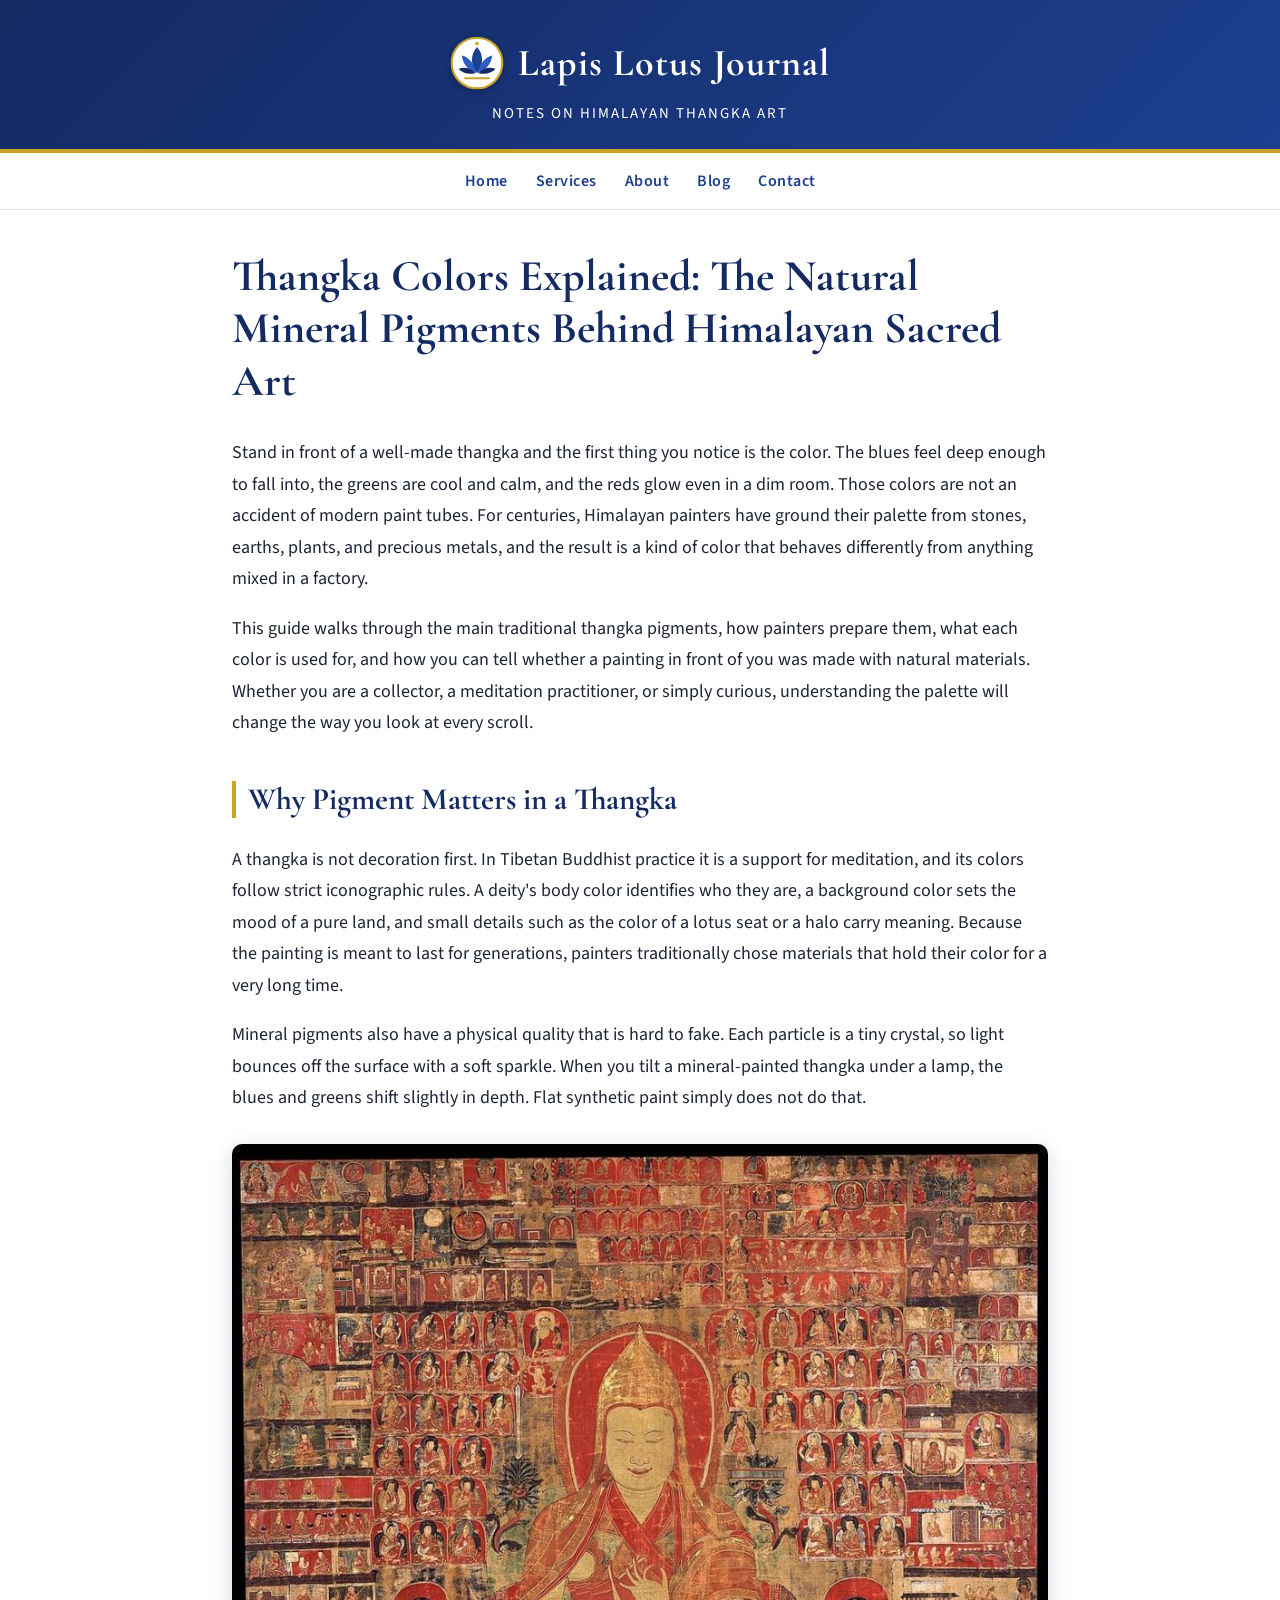
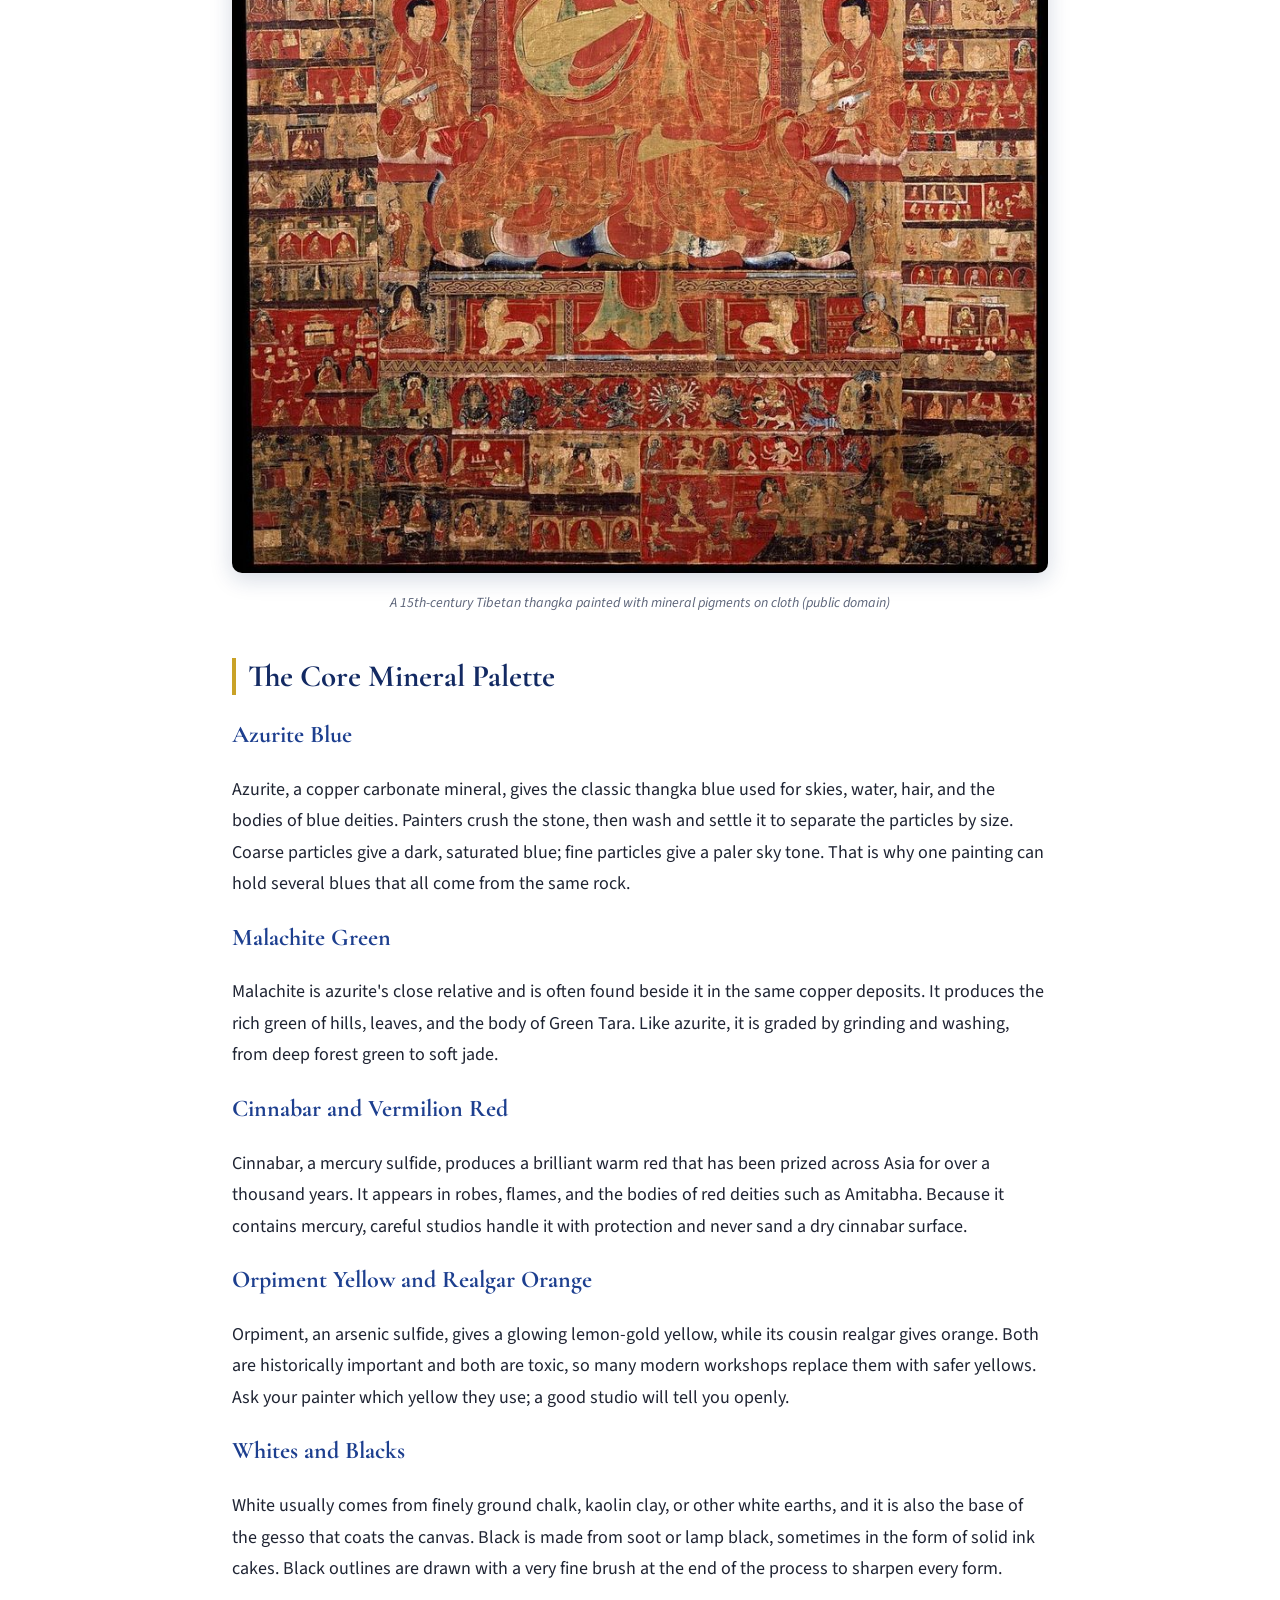
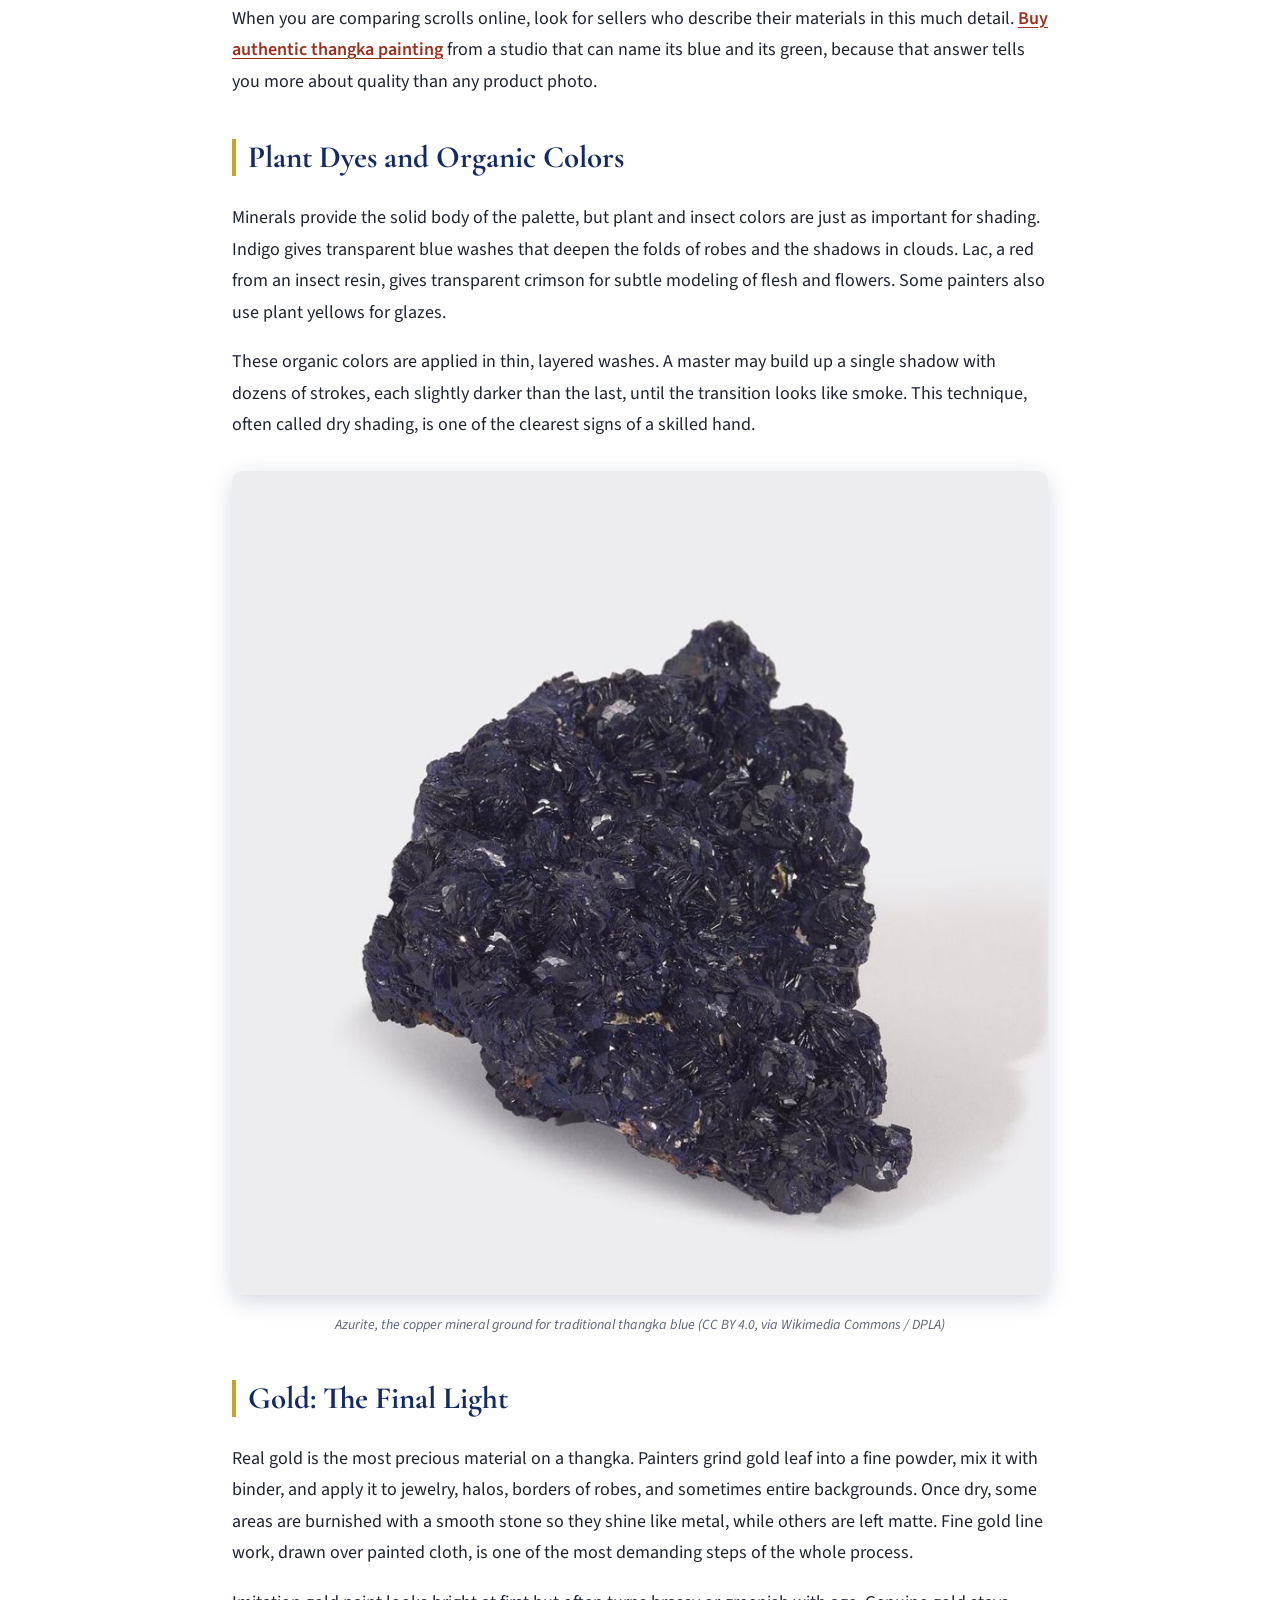
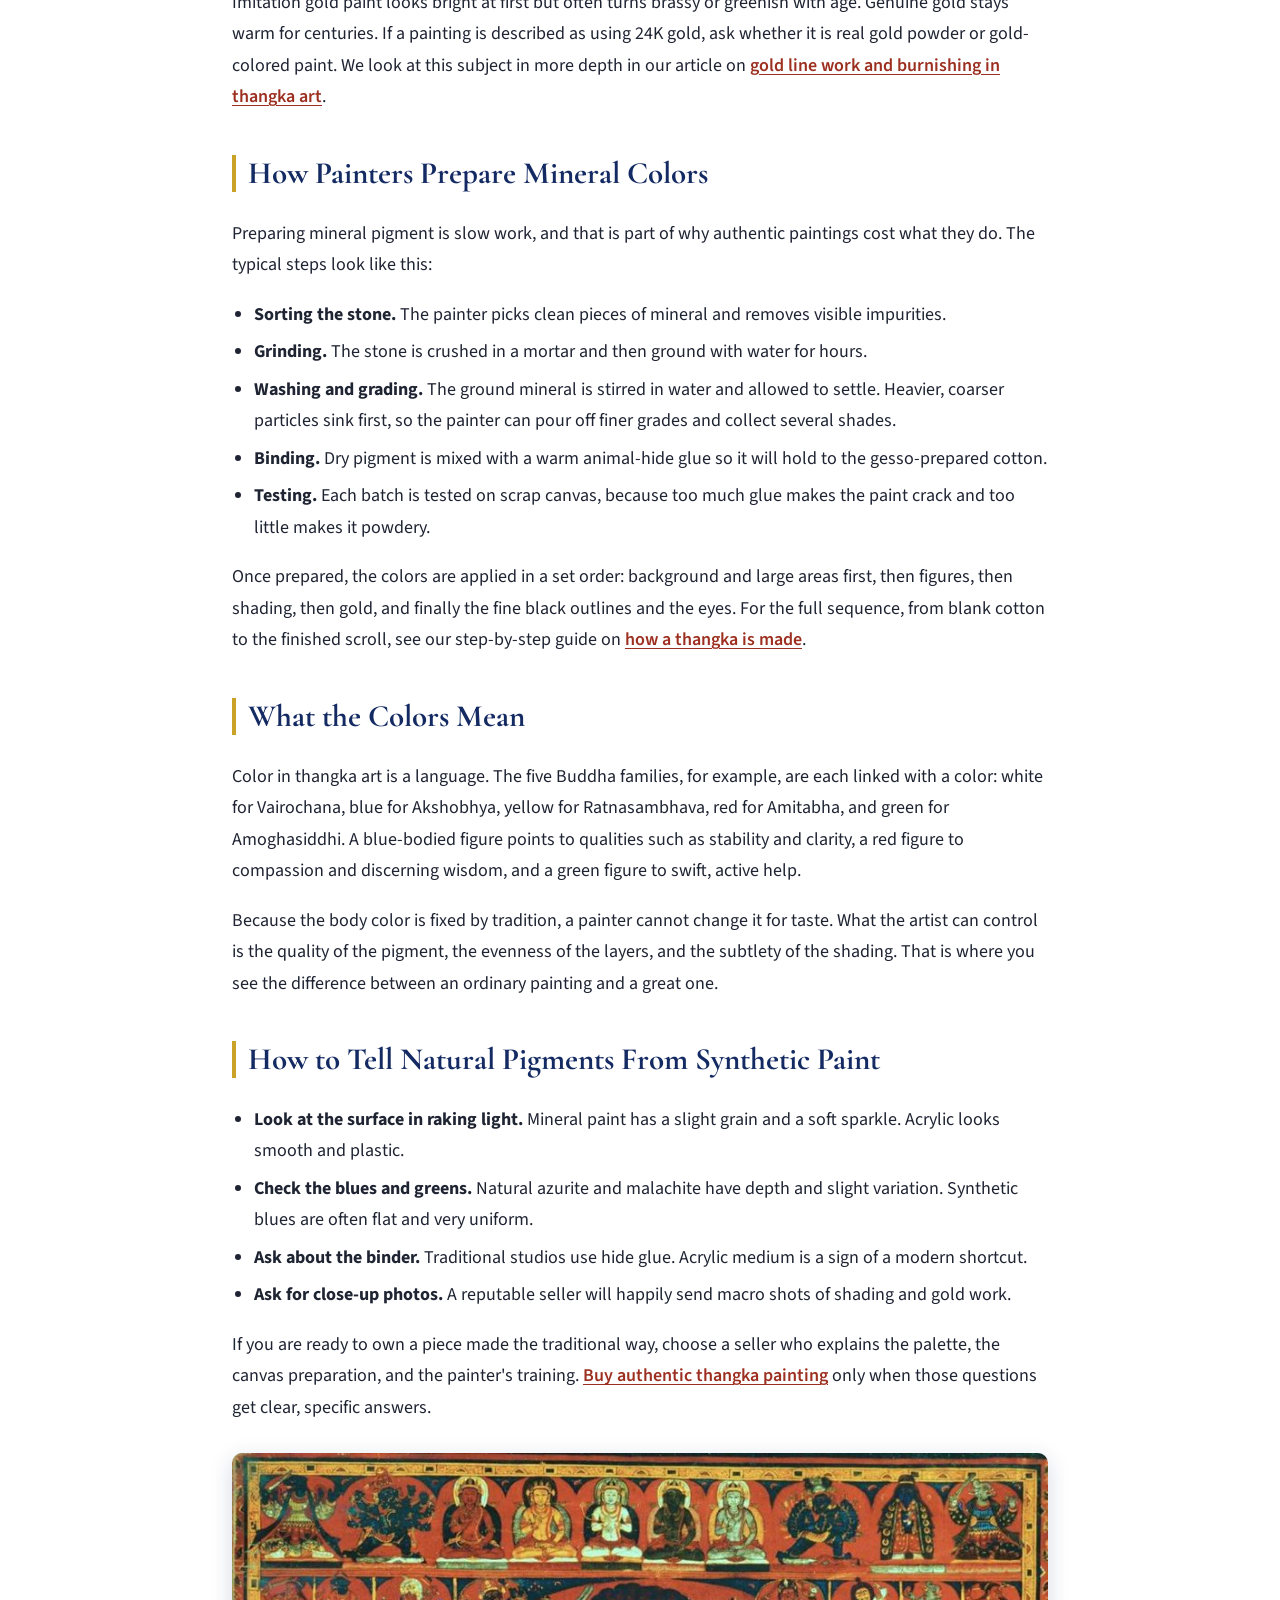
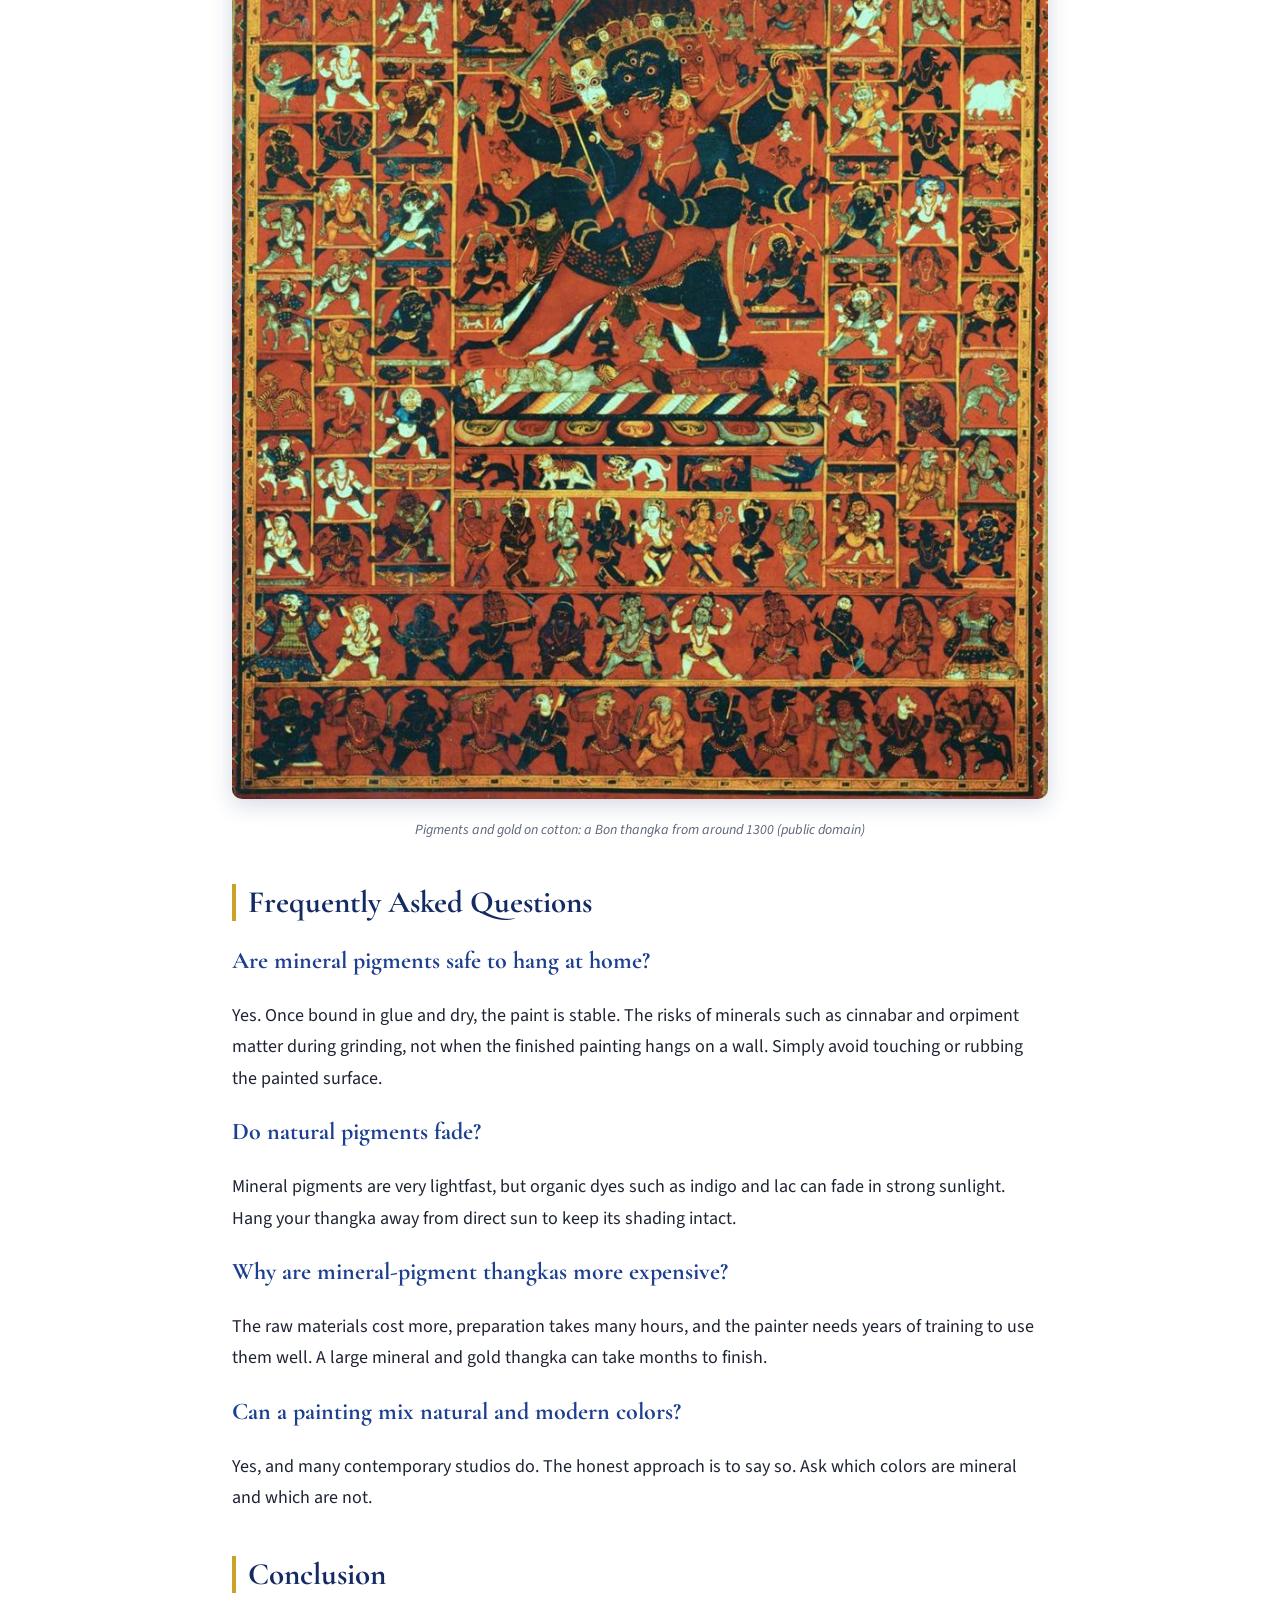
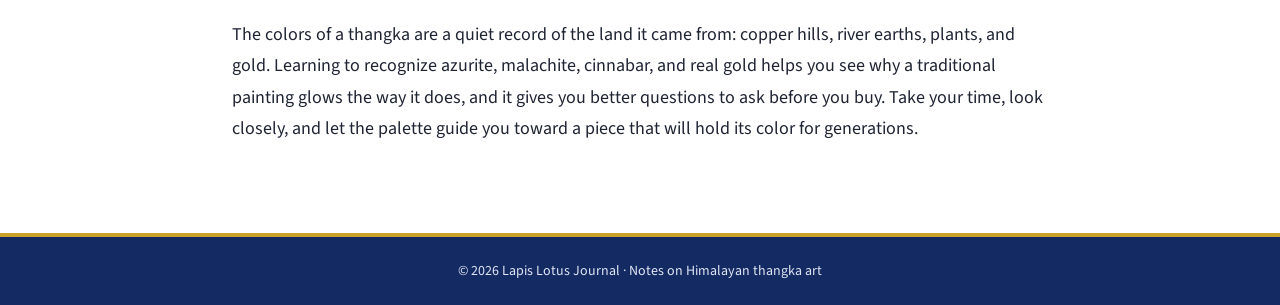
<file: thangka-mineral-pigments.html>
<!DOCTYPE html><html lang="en"><head><meta charset="utf-8"><meta name="viewport" content="width=device-width,initial-scale=1"><title>Thangka Colors Explained: The Natural Mineral Pigments Behind Himalayan Sacred Art | Lapis Lotus Journal</title><meta name="description" content="How traditional thangka painters make blue, green, red, yellow and gold from crushed minerals and plants, and what those colors mean for collectors."><meta name="robots" content="index,follow"><link rel="canonical" href="https://nepathangka.github.io/lapis-lotus-journal/thangka-mineral-pigments.html"><link rel="icon" href="favicon.svg" type="image/svg+xml"><link rel="stylesheet" href="style.css"></head>
<body><header><a class="logo" href="index.html" aria-label="Lapis Lotus Journal home"><svg class="emblem" viewBox="0 0 64 64" width="54" height="54" aria-hidden="true"><circle cx="32" cy="32" r="30" fill="#ffffff" stroke="#c9a227" stroke-width="2.5"/><path d="M32 13 C40 22 40 34 32 44 C24 34 24 22 32 13Z" fill="#1d3f8f"/><path d="M31 44 C22 41 15 33 14 23 C22 25 29 32 31 44Z" fill="#2f5bc4"/><path d="M33 44 C42 41 49 33 50 23 C42 25 35 32 33 44Z" fill="#2f5bc4"/><path d="M30 44 C22 46 15 44 10 39 C17 36 25 38 30 44Z" fill="#132a63"/><path d="M34 44 C42 46 49 44 54 39 C47 36 39 38 34 44Z" fill="#132a63"/><path d="M18 50 H46" stroke="#c9a227" stroke-width="2.5" stroke-linecap="round"/><circle cx="32" cy="9" r="2.2" fill="#c9a227"/></svg><span class="brand">Lapis Lotus Journal</span></a><div class="tag">Notes on Himalayan thangka art</div></header><nav><a href="index.html">Home</a><a href="services.html">Services</a><a href="about.html">About</a><a href="blog.html">Blog</a><a href="contact.html">Contact</a></nav><main><h1>Thangka Colors Explained: The Natural Mineral Pigments Behind Himalayan Sacred Art</h1>

<p>Stand in front of a well-made thangka and the first thing you notice is the color. The blues feel deep enough to fall into, the greens are cool and calm, and the reds glow even in a dim room. Those colors are not an accident of modern paint tubes. For centuries, Himalayan painters have ground their palette from stones, earths, plants, and precious metals, and the result is a kind of color that behaves differently from anything mixed in a factory.</p>
<p>This guide walks through the main traditional thangka pigments, how painters prepare them, what each color is used for, and how you can tell whether a painting in front of you was made with natural materials. Whether you are a collector, a meditation practitioner, or simply curious, understanding the palette will change the way you look at every scroll.</p>

<h2>Why Pigment Matters in a Thangka</h2>
<p>A thangka is not decoration first. In Tibetan Buddhist practice it is a support for meditation, and its colors follow strict iconographic rules. A deity's body color identifies who they are, a background color sets the mood of a pure land, and small details such as the color of a lotus seat or a halo carry meaning. Because the painting is meant to last for generations, painters traditionally chose materials that hold their color for a very long time.</p>
<p>Mineral pigments also have a physical quality that is hard to fake. Each particle is a tiny crystal, so light bounces off the surface with a soft sparkle. When you tilt a mineral-painted thangka under a lamp, the blues and greens shift slightly in depth. Flat synthetic paint simply does not do that.</p>

<figure><img src="pig2_tsongkapa.jpg" alt="A 15th-century Tibetan thangka painted with mineral pigments on cloth" loading="lazy"><figcaption>A 15th-century Tibetan thangka painted with mineral pigments on cloth (public domain)</figcaption></figure>
<h2>The Core Mineral Palette</h2>
<h3>Azurite Blue</h3>
<p>Azurite, a copper carbonate mineral, gives the classic thangka blue used for skies, water, hair, and the bodies of blue deities. Painters crush the stone, then wash and settle it to separate the particles by size. Coarse particles give a dark, saturated blue; fine particles give a paler sky tone. That is why one painting can hold several blues that all come from the same rock.</p>
<h3>Malachite Green</h3>
<p>Malachite is azurite's close relative and is often found beside it in the same copper deposits. It produces the rich green of hills, leaves, and the body of Green Tara. Like azurite, it is graded by grinding and washing, from deep forest green to soft jade.</p>
<h3>Cinnabar and Vermilion Red</h3>
<p>Cinnabar, a mercury sulfide, produces a brilliant warm red that has been prized across Asia for over a thousand years. It appears in robes, flames, and the bodies of red deities such as Amitabha. Because it contains mercury, careful studios handle it with protection and never sand a dry cinnabar surface.</p>
<h3>Orpiment Yellow and Realgar Orange</h3>
<p>Orpiment, an arsenic sulfide, gives a glowing lemon-gold yellow, while its cousin realgar gives orange. Both are historically important and both are toxic, so many modern workshops replace them with safer yellows. Ask your painter which yellow they use; a good studio will tell you openly.</p>
<h3>Whites and Blacks</h3>
<p>White usually comes from finely ground chalk, kaolin clay, or other white earths, and it is also the base of the gesso that coats the canvas. Black is made from soot or lamp black, sometimes in the form of solid ink cakes. Black outlines are drawn with a very fine brush at the end of the process to sharpen every form.</p>

<p>When you are comparing scrolls online, look for sellers who describe their materials in this much detail. <a href="https://nepathangka.com/" style="color:#9c2f1f;text-decoration:underline;">Buy authentic thangka painting</a> from a studio that can name its blue and its green, because that answer tells you more about quality than any product photo.</p>

<h2>Plant Dyes and Organic Colors</h2>
<p>Minerals provide the solid body of the palette, but plant and insect colors are just as important for shading. Indigo gives transparent blue washes that deepen the folds of robes and the shadows in clouds. Lac, a red from an insect resin, gives transparent crimson for subtle modeling of flesh and flowers. Some painters also use plant yellows for glazes.</p>
<p>These organic colors are applied in thin, layered washes. A master may build up a single shadow with dozens of strokes, each slightly darker than the last, until the transition looks like smoke. This technique, often called dry shading, is one of the clearest signs of a skilled hand.</p>

<figure><img src="pig3_azurite.jpg" alt="Azurite, the copper mineral ground for traditional thangka blue" loading="lazy"><figcaption>Azurite, the copper mineral ground for traditional thangka blue (CC BY 4.0, via Wikimedia Commons / DPLA)</figcaption></figure>
<h2>Gold: The Final Light</h2>
<p>Real gold is the most precious material on a thangka. Painters grind gold leaf into a fine powder, mix it with binder, and apply it to jewelry, halos, borders of robes, and sometimes entire backgrounds. Once dry, some areas are burnished with a smooth stone so they shine like metal, while others are left matte. Fine gold line work, drawn over painted cloth, is one of the most demanding steps of the whole process.</p>
<p>Imitation gold paint looks bright at first but often turns brassy or greenish with age. Genuine gold stays warm for centuries. If a painting is described as using 24K gold, ask whether it is real gold powder or gold-colored paint. We look at this subject in more depth in our article on <a href="gold-in-thangka-art.html" style="color:#9c2f1f;text-decoration:underline;">gold line work and burnishing in thangka art</a>.</p>

<h2>How Painters Prepare Mineral Colors</h2>
<p>Preparing mineral pigment is slow work, and that is part of why authentic paintings cost what they do. The typical steps look like this:</p>
<ul>
<li><strong>Sorting the stone.</strong> The painter picks clean pieces of mineral and removes visible impurities.</li>
<li><strong>Grinding.</strong> The stone is crushed in a mortar and then ground with water for hours.</li>
<li><strong>Washing and grading.</strong> The ground mineral is stirred in water and allowed to settle. Heavier, coarser particles sink first, so the painter can pour off finer grades and collect several shades.</li>
<li><strong>Binding.</strong> Dry pigment is mixed with a warm animal-hide glue so it will hold to the gesso-prepared cotton.</li>
<li><strong>Testing.</strong> Each batch is tested on scrap canvas, because too much glue makes the paint crack and too little makes it powdery.</li>
</ul>
<p>Once prepared, the colors are applied in a set order: background and large areas first, then figures, then shading, then gold, and finally the fine black outlines and the eyes. For the full sequence, from blank cotton to the finished scroll, see our step-by-step guide on <a href="how-a-thangka-is-made.html" style="color:#9c2f1f;text-decoration:underline;">how a thangka is made</a>.</p>

<h2>What the Colors Mean</h2>
<p>Color in thangka art is a language. The five Buddha families, for example, are each linked with a color: white for Vairochana, blue for Akshobhya, yellow for Ratnasambhava, red for Amitabha, and green for Amoghasiddhi. A blue-bodied figure points to qualities such as stability and clarity, a red figure to compassion and discerning wisdom, and a green figure to swift, active help.</p>
<p>Because the body color is fixed by tradition, a painter cannot change it for taste. What the artist can control is the quality of the pigment, the evenness of the layers, and the subtlety of the shading. That is where you see the difference between an ordinary painting and a great one.</p>

<h2>How to Tell Natural Pigments From Synthetic Paint</h2>
<ul>
<li><strong>Look at the surface in raking light.</strong> Mineral paint has a slight grain and a soft sparkle. Acrylic looks smooth and plastic.</li>
<li><strong>Check the blues and greens.</strong> Natural azurite and malachite have depth and slight variation. Synthetic blues are often flat and very uniform.</li>
<li><strong>Ask about the binder.</strong> Traditional studios use hide glue. Acrylic medium is a sign of a modern shortcut.</li>
<li><strong>Ask for close-up photos.</strong> A reputable seller will happily send macro shots of shading and gold work.</li>
</ul>
<p>If you are ready to own a piece made the traditional way, choose a seller who explains the palette, the canvas preparation, and the painter's training. <a href="https://nepathangka.com/" style="color:#9c2f1f;text-decoration:underline;">Buy authentic thangka painting</a> only when those questions get clear, specific answers.</p>

<figure><img src="pig1_bonpo.jpg" alt="Pigments and gold on cotton: a Bon thangka from around 1300" loading="lazy"><figcaption>Pigments and gold on cotton: a Bon thangka from around 1300 (public domain)</figcaption></figure>
<h2>Frequently Asked Questions</h2>
<h3>Are mineral pigments safe to hang at home?</h3>
<p>Yes. Once bound in glue and dry, the paint is stable. The risks of minerals such as cinnabar and orpiment matter during grinding, not when the finished painting hangs on a wall. Simply avoid touching or rubbing the painted surface.</p>
<h3>Do natural pigments fade?</h3>
<p>Mineral pigments are very lightfast, but organic dyes such as indigo and lac can fade in strong sunlight. Hang your thangka away from direct sun to keep its shading intact.</p>
<h3>Why are mineral-pigment thangkas more expensive?</h3>
<p>The raw materials cost more, preparation takes many hours, and the painter needs years of training to use them well. A large mineral and gold thangka can take months to finish.</p>
<h3>Can a painting mix natural and modern colors?</h3>
<p>Yes, and many contemporary studios do. The honest approach is to say so. Ask which colors are mineral and which are not.</p>

<h2>Conclusion</h2>
<p>The colors of a thangka are a quiet record of the land it came from: copper hills, river earths, plants, and gold. Learning to recognize azurite, malachite, cinnabar, and real gold helps you see why a traditional painting glows the way it does, and it gives you better questions to ask before you buy. Take your time, look closely, and let the palette guide you toward a piece that will hold its color for generations.</p>

</main><footer>© 2026 Lapis Lotus Journal · Notes on Himalayan thangka art</footer><script src="script.js" defer></script></body></html>
</file>
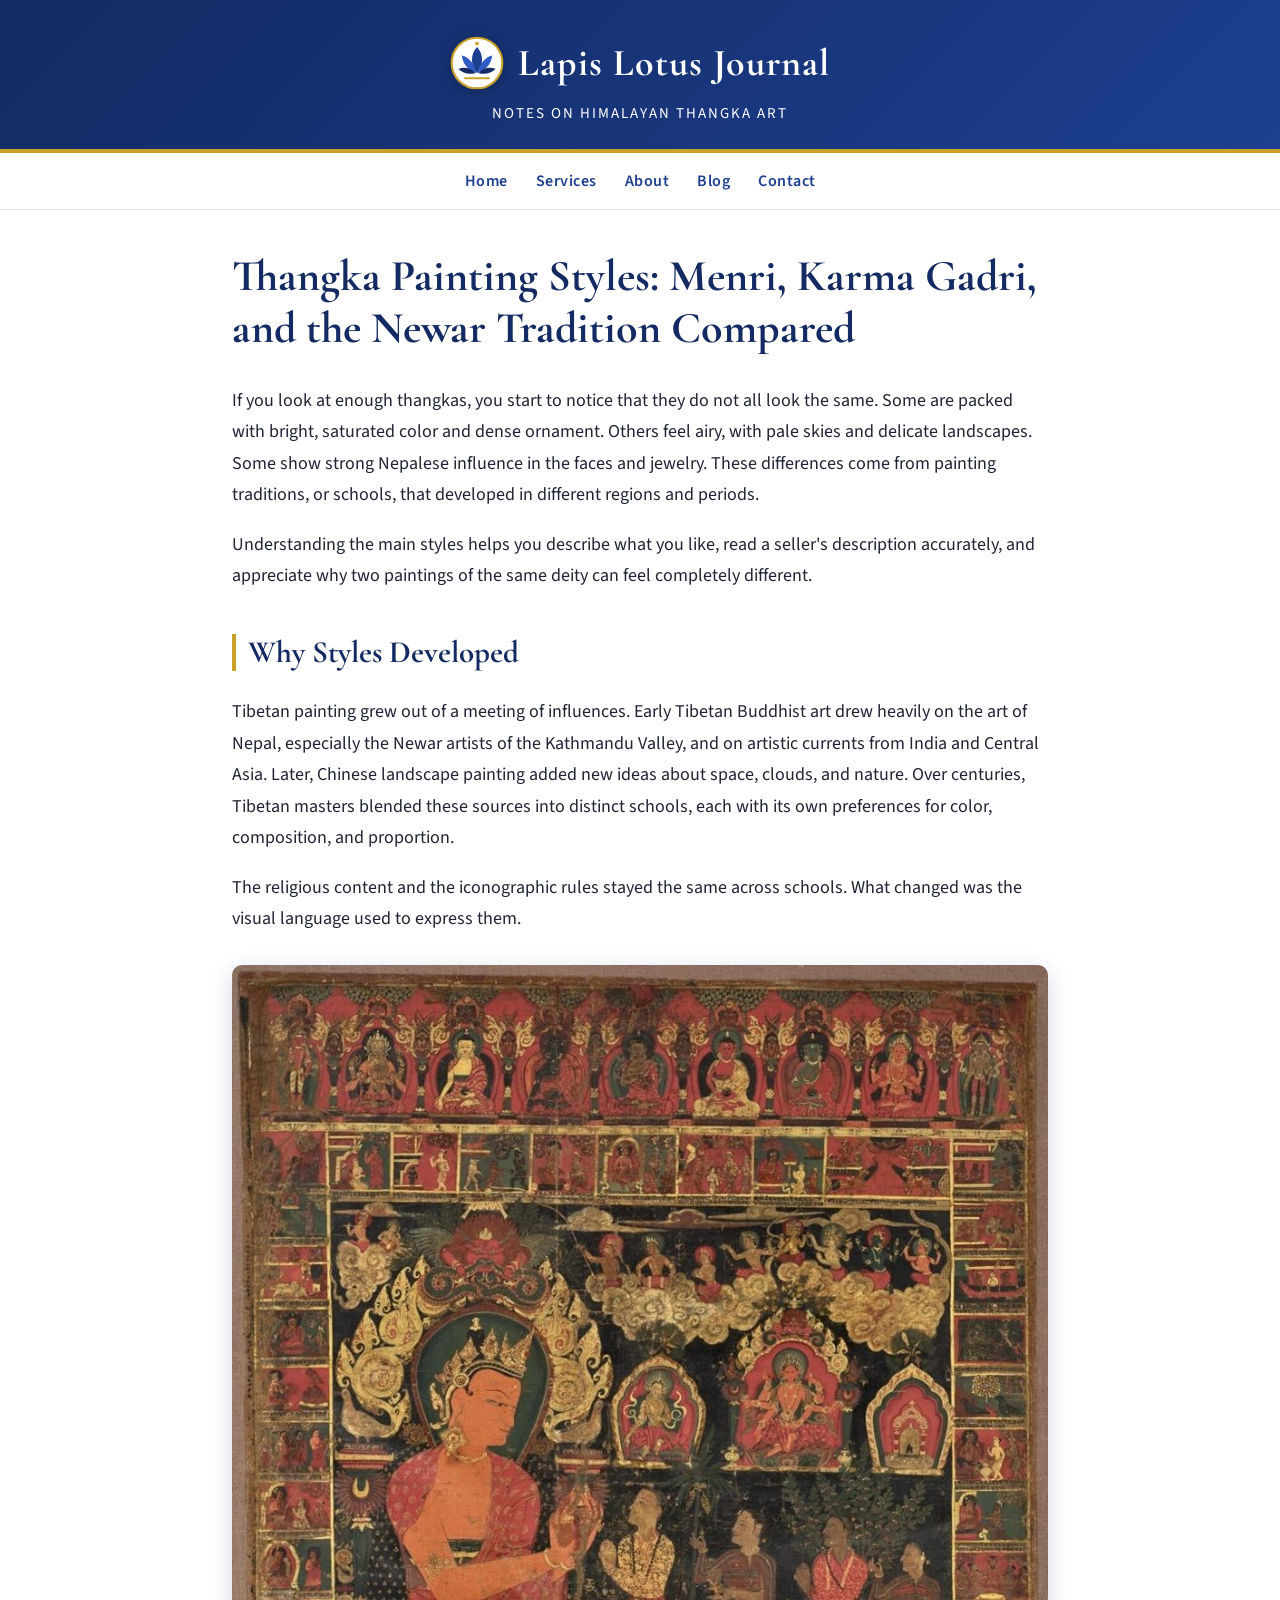
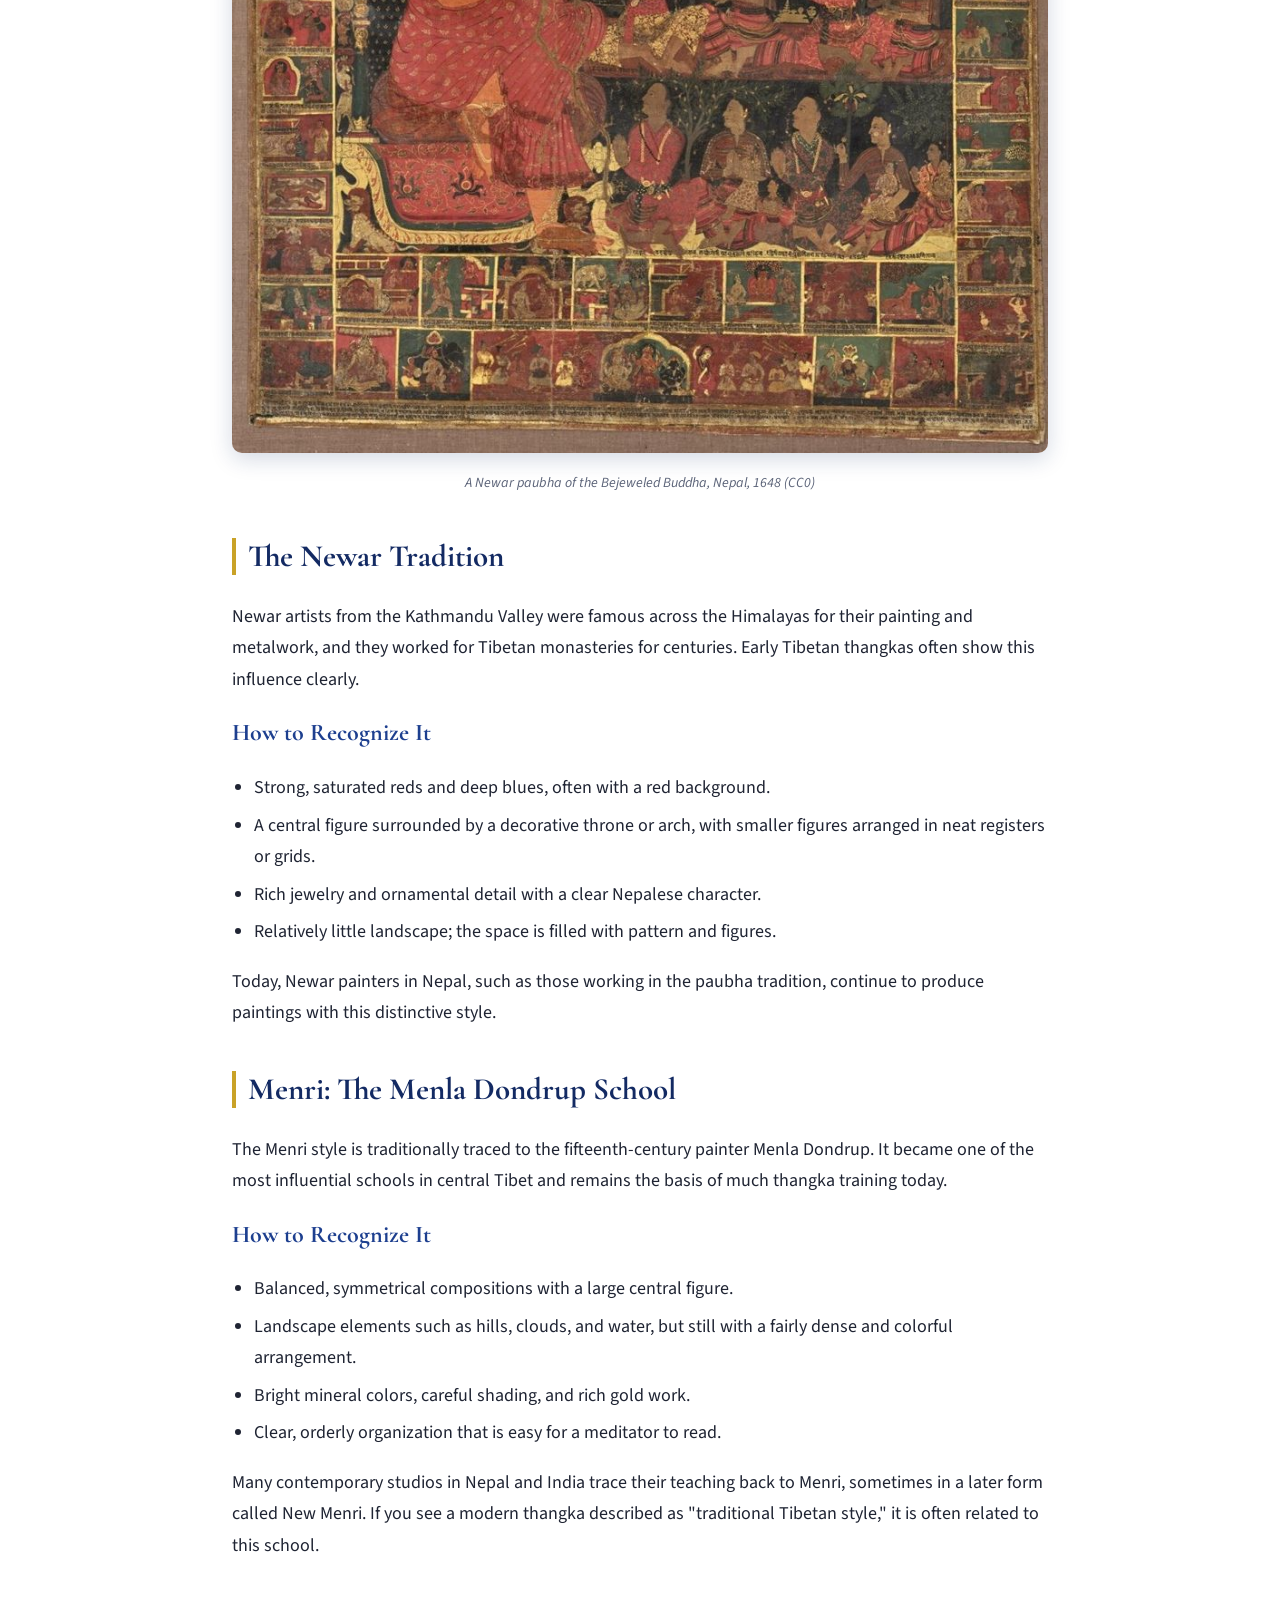
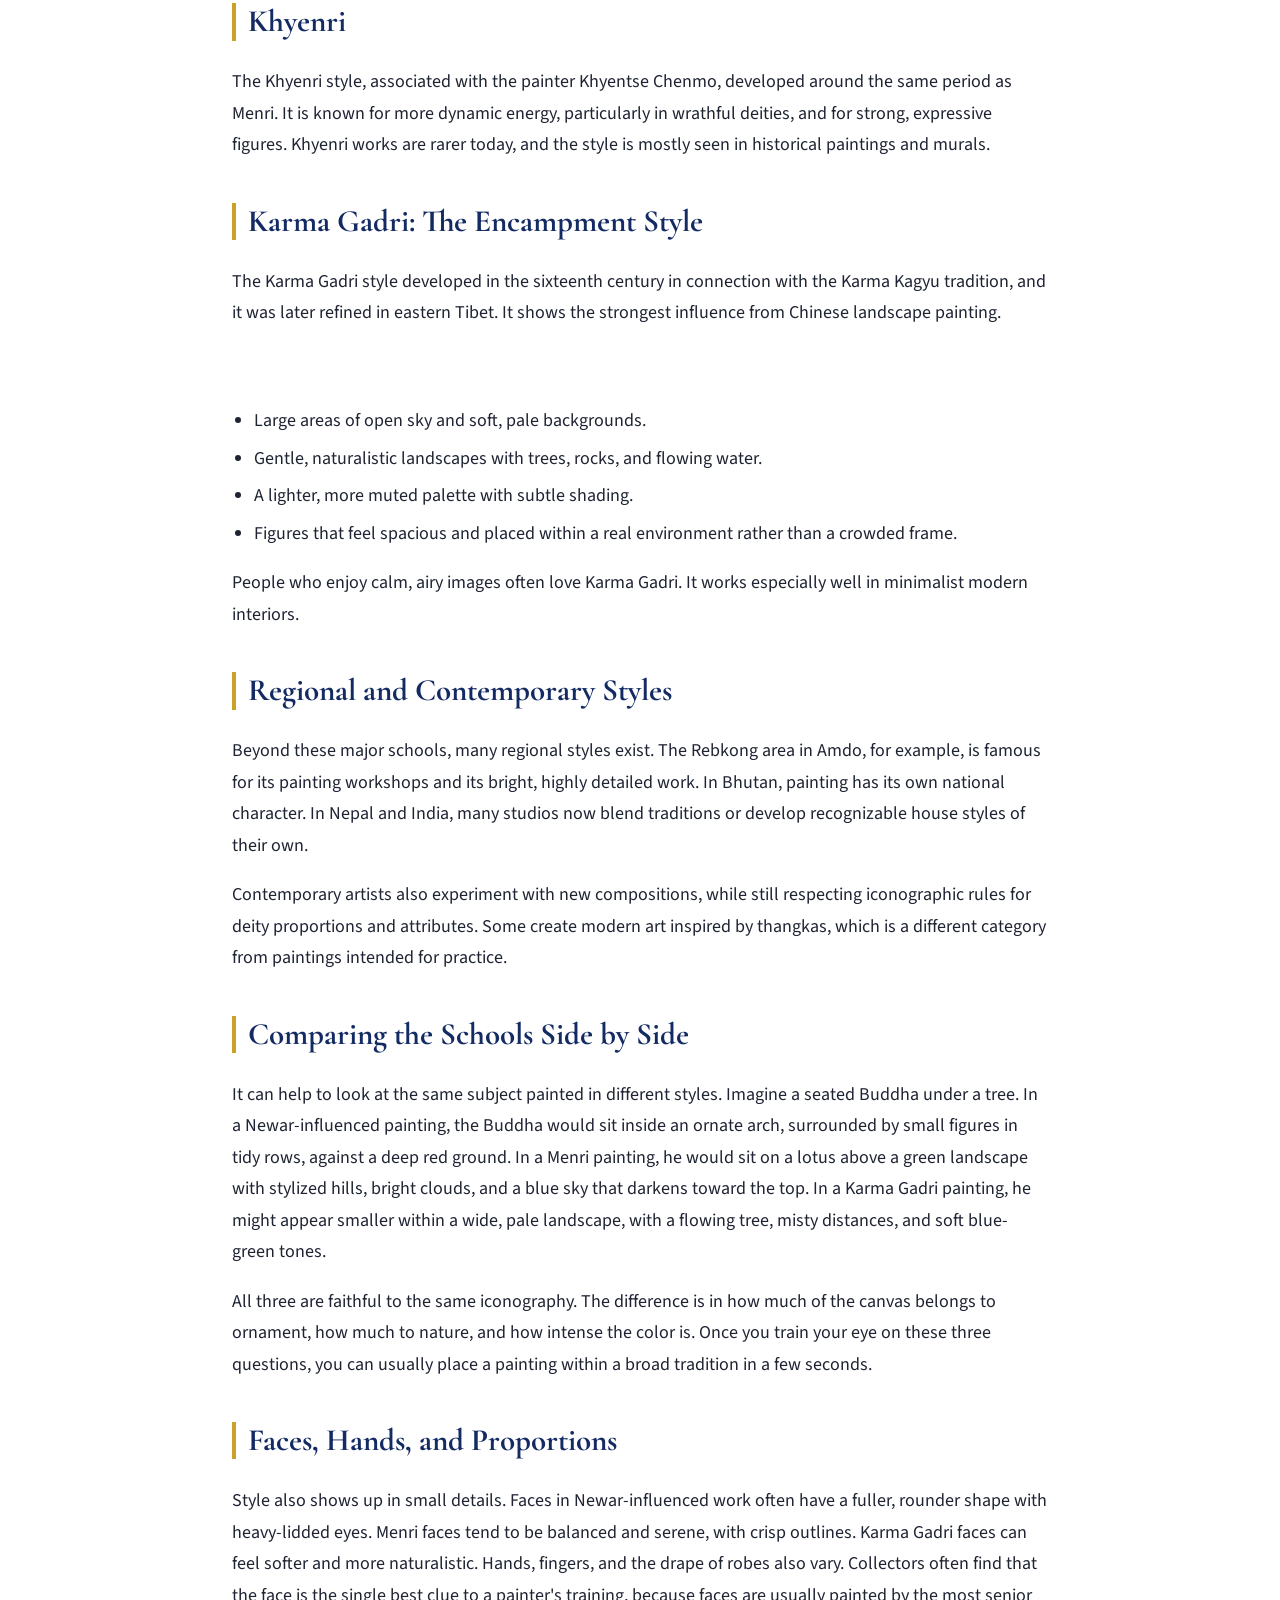
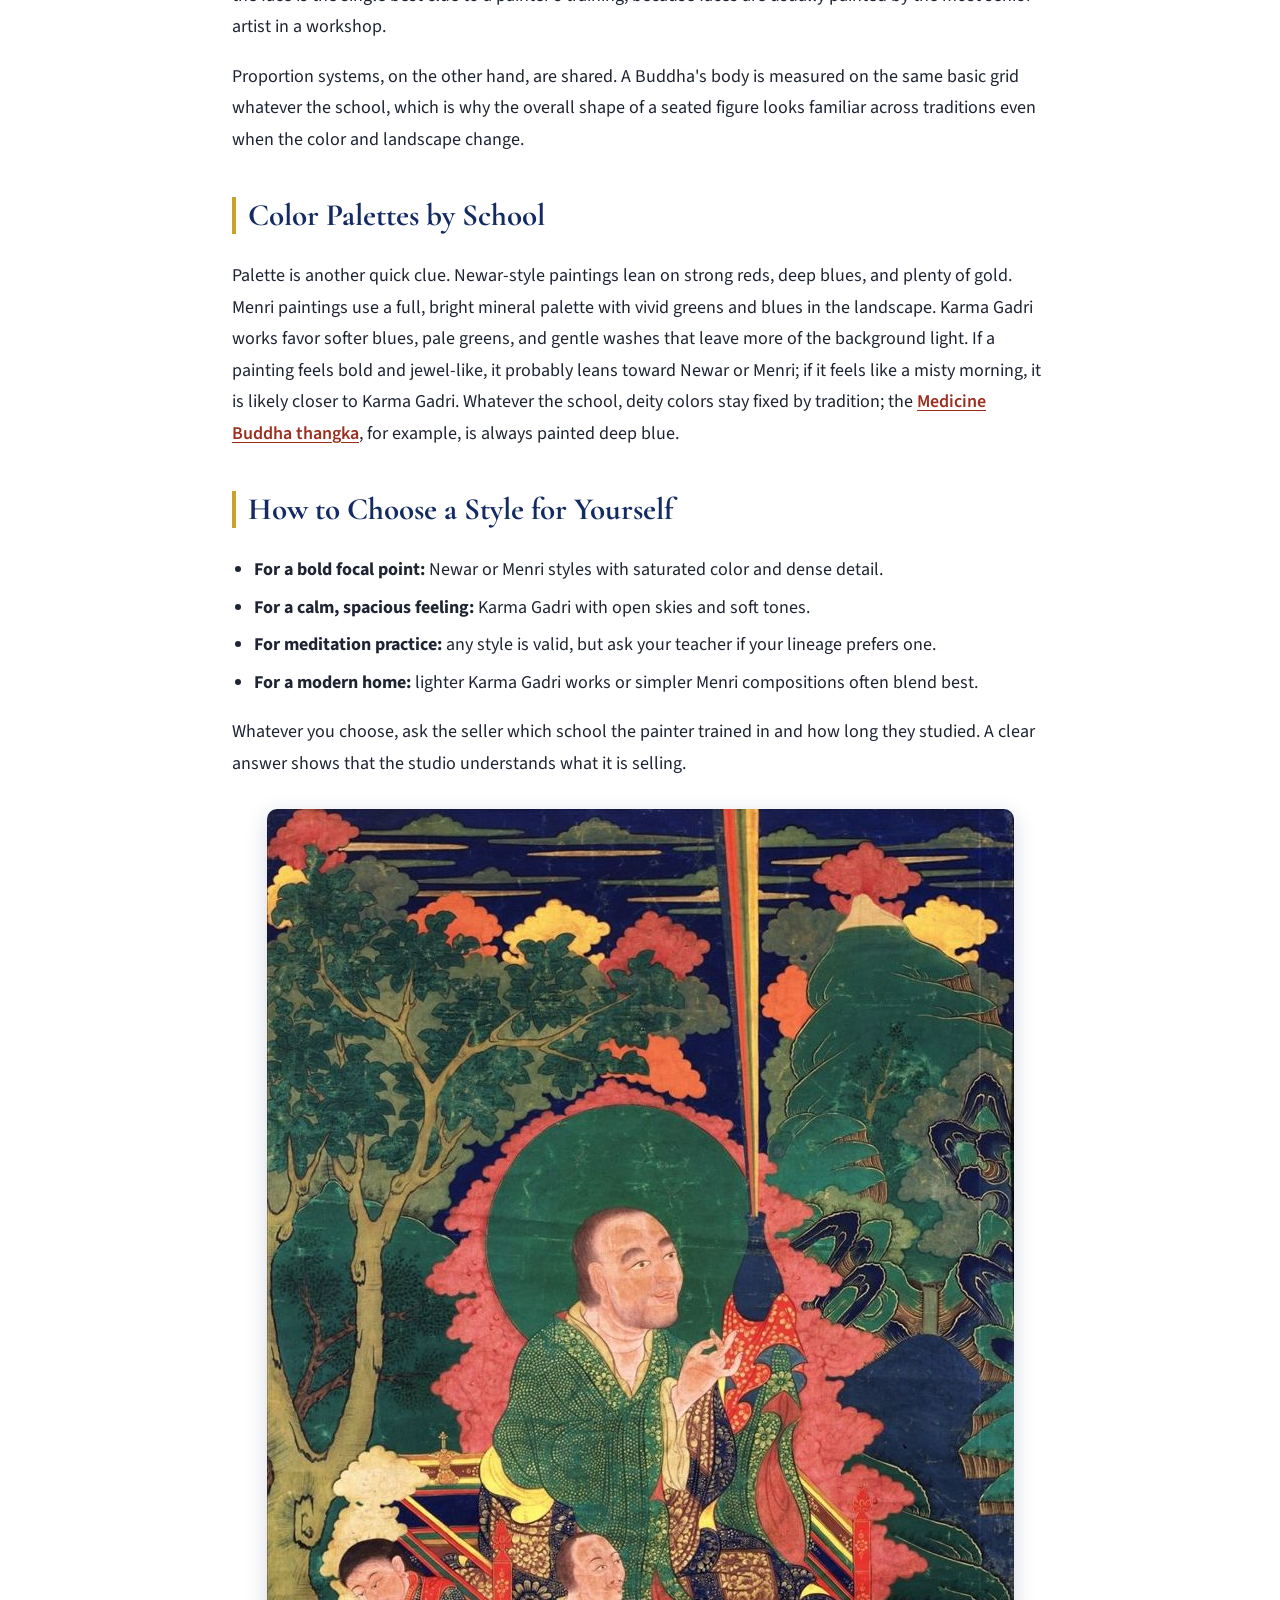
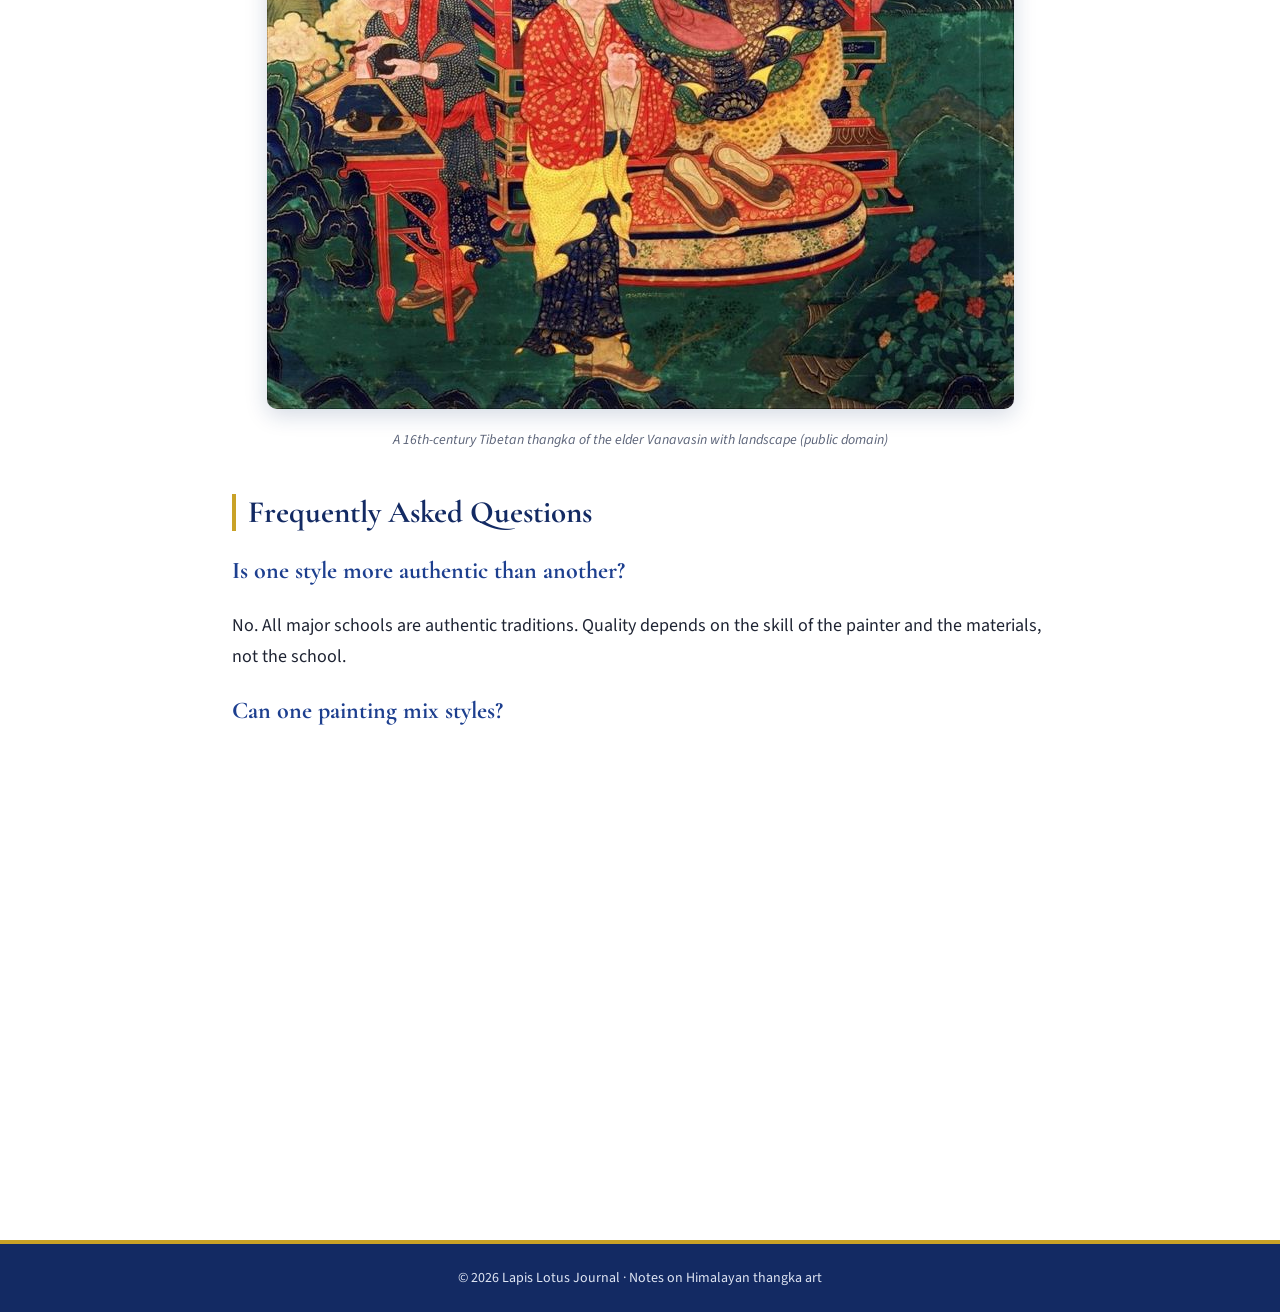
<file: thangka-painting-styles.html>
<!DOCTYPE html><html lang="en"><head><meta charset="utf-8"><meta name="viewport" content="width=device-width,initial-scale=1"><title>Thangka Painting Styles: Menri, Karma Gadri, and the Newar Tradition Compared | Lapis Lotus Journal</title><meta name="description" content="A clear guide to the main thangka painting styles, including Menri, Khyenri, Karma Gadri and Newar, with tips for recognizing each one."><meta name="robots" content="index,follow"><link rel="canonical" href="https://nepathangka.github.io/lapis-lotus-journal/thangka-painting-styles.html"><link rel="icon" href="favicon.svg" type="image/svg+xml"><link rel="stylesheet" href="style.css"></head>
<body><header><a class="logo" href="index.html" aria-label="Lapis Lotus Journal home"><svg class="emblem" viewBox="0 0 64 64" width="54" height="54" aria-hidden="true"><circle cx="32" cy="32" r="30" fill="#ffffff" stroke="#c9a227" stroke-width="2.5"/><path d="M32 13 C40 22 40 34 32 44 C24 34 24 22 32 13Z" fill="#1d3f8f"/><path d="M31 44 C22 41 15 33 14 23 C22 25 29 32 31 44Z" fill="#2f5bc4"/><path d="M33 44 C42 41 49 33 50 23 C42 25 35 32 33 44Z" fill="#2f5bc4"/><path d="M30 44 C22 46 15 44 10 39 C17 36 25 38 30 44Z" fill="#132a63"/><path d="M34 44 C42 46 49 44 54 39 C47 36 39 38 34 44Z" fill="#132a63"/><path d="M18 50 H46" stroke="#c9a227" stroke-width="2.5" stroke-linecap="round"/><circle cx="32" cy="9" r="2.2" fill="#c9a227"/></svg><span class="brand">Lapis Lotus Journal</span></a><div class="tag">Notes on Himalayan thangka art</div></header><nav><a href="index.html">Home</a><a href="services.html">Services</a><a href="about.html">About</a><a href="blog.html">Blog</a><a href="contact.html">Contact</a></nav><main><h1>Thangka Painting Styles: Menri, Karma Gadri, and the Newar Tradition Compared</h1>

<p>If you look at enough thangkas, you start to notice that they do not all look the same. Some are packed with bright, saturated color and dense ornament. Others feel airy, with pale skies and delicate landscapes. Some show strong Nepalese influence in the faces and jewelry. These differences come from painting traditions, or schools, that developed in different regions and periods.</p>
<p>Understanding the main styles helps you describe what you like, read a seller's description accurately, and appreciate why two paintings of the same deity can feel completely different.</p>

<h2>Why Styles Developed</h2>
<p>Tibetan painting grew out of a meeting of influences. Early Tibetan Buddhist art drew heavily on the art of Nepal, especially the Newar artists of the Kathmandu Valley, and on artistic currents from India and Central Asia. Later, Chinese landscape painting added new ideas about space, clouds, and nature. Over centuries, Tibetan masters blended these sources into distinct schools, each with its own preferences for color, composition, and proportion.</p>
<p>The religious content and the iconographic rules stayed the same across schools. What changed was the visual language used to express them.</p>

<figure><img src="sch1_paubha.jpg" alt="A Newar paubha of the Bejeweled Buddha, Nepal, 1648" loading="lazy"><figcaption>A Newar paubha of the Bejeweled Buddha, Nepal, 1648 (CC0)</figcaption></figure>
<h2>The Newar Tradition</h2>
<p>Newar artists from the Kathmandu Valley were famous across the Himalayas for their painting and metalwork, and they worked for Tibetan monasteries for centuries. Early Tibetan thangkas often show this influence clearly.</p>
<h3>How to Recognize It</h3>
<ul>
<li>Strong, saturated reds and deep blues, often with a red background.</li>
<li>A central figure surrounded by a decorative throne or arch, with smaller figures arranged in neat registers or grids.</li>
<li>Rich jewelry and ornamental detail with a clear Nepalese character.</li>
<li>Relatively little landscape; the space is filled with pattern and figures.</li>
</ul>
<p>Today, Newar painters in Nepal, such as those working in the paubha tradition, continue to produce paintings with this distinctive style.</p>

<h2>Menri: The Menla Dondrup School</h2>
<p>The Menri style is traditionally traced to the fifteenth-century painter Menla Dondrup. It became one of the most influential schools in central Tibet and remains the basis of much thangka training today.</p>
<h3>How to Recognize It</h3>
<ul>
<li>Balanced, symmetrical compositions with a large central figure.</li>
<li>Landscape elements such as hills, clouds, and water, but still with a fairly dense and colorful arrangement.</li>
<li>Bright mineral colors, careful shading, and rich gold work.</li>
<li>Clear, orderly organization that is easy for a meditator to read.</li>
</ul>
<p>Many contemporary studios in Nepal and India trace their teaching back to Menri, sometimes in a later form called New Menri. If you see a modern thangka described as "traditional Tibetan style," it is often related to this school.</p>

<h2>Khyenri</h2>
<p>The Khyenri style, associated with the painter Khyentse Chenmo, developed around the same period as Menri. It is known for more dynamic energy, particularly in wrathful deities, and for strong, expressive figures. Khyenri works are rarer today, and the style is mostly seen in historical paintings and murals.</p>

<h2>Karma Gadri: The Encampment Style</h2>
<p>The Karma Gadri style developed in the sixteenth century in connection with the Karma Kagyu tradition, and it was later refined in eastern Tibet. It shows the strongest influence from Chinese landscape painting.</p>
<h3>How to Recognize It</h3>
<ul>
<li>Large areas of open sky and soft, pale backgrounds.</li>
<li>Gentle, naturalistic landscapes with trees, rocks, and flowing water.</li>
<li>A lighter, more muted palette with subtle shading.</li>
<li>Figures that feel spacious and placed within a real environment rather than a crowded frame.</li>
</ul>
<p>People who enjoy calm, airy images often love Karma Gadri. It works especially well in minimalist modern interiors.</p>

<h2>Regional and Contemporary Styles</h2>
<p>Beyond these major schools, many regional styles exist. The Rebkong area in Amdo, for example, is famous for its painting workshops and its bright, highly detailed work. In Bhutan, painting has its own national character. In Nepal and India, many studios now blend traditions or develop recognizable house styles of their own.</p>
<p>Contemporary artists also experiment with new compositions, while still respecting iconographic rules for deity proportions and attributes. Some create modern art inspired by thangkas, which is a different category from paintings intended for practice.</p>


<h2>Comparing the Schools Side by Side</h2>
<p>It can help to look at the same subject painted in different styles. Imagine a seated Buddha under a tree. In a Newar-influenced painting, the Buddha would sit inside an ornate arch, surrounded by small figures in tidy rows, against a deep red ground. In a Menri painting, he would sit on a lotus above a green landscape with stylized hills, bright clouds, and a blue sky that darkens toward the top. In a Karma Gadri painting, he might appear smaller within a wide, pale landscape, with a flowing tree, misty distances, and soft blue-green tones.</p>
<p>All three are faithful to the same iconography. The difference is in how much of the canvas belongs to ornament, how much to nature, and how intense the color is. Once you train your eye on these three questions, you can usually place a painting within a broad tradition in a few seconds.</p>

<h2>Faces, Hands, and Proportions</h2>
<p>Style also shows up in small details. Faces in Newar-influenced work often have a fuller, rounder shape with heavy-lidded eyes. Menri faces tend to be balanced and serene, with crisp outlines. Karma Gadri faces can feel softer and more naturalistic. Hands, fingers, and the drape of robes also vary. Collectors often find that the face is the single best clue to a painter's training, because faces are usually painted by the most senior artist in a workshop.</p>
<p>Proportion systems, on the other hand, are shared. A Buddha's body is measured on the same basic grid whatever the school, which is why the overall shape of a seated figure looks familiar across traditions even when the color and landscape change.</p>

<h2>Color Palettes by School</h2>
<p>Palette is another quick clue. Newar-style paintings lean on strong reds, deep blues, and plenty of gold. Menri paintings use a full, bright mineral palette with vivid greens and blues in the landscape. Karma Gadri works favor softer blues, pale greens, and gentle washes that leave more of the background light. If a painting feels bold and jewel-like, it probably leans toward Newar or Menri; if it feels like a misty morning, it is likely closer to Karma Gadri. Whatever the school, deity colors stay fixed by tradition; the <a href="medicine-buddha-thangka-meaning.html" style="color:#9c2f1f;text-decoration:underline;">Medicine Buddha thangka</a>, for example, is always painted deep blue.</p>
<h2>How to Choose a Style for Yourself</h2>
<ul>
<li><strong>For a bold focal point:</strong> Newar or Menri styles with saturated color and dense detail.</li>
<li><strong>For a calm, spacious feeling:</strong> Karma Gadri with open skies and soft tones.</li>
<li><strong>For meditation practice:</strong> any style is valid, but ask your teacher if your lineage prefers one.</li>
<li><strong>For a modern home:</strong> lighter Karma Gadri works or simpler Menri compositions often blend best.</li>
</ul>
<p>Whatever you choose, ask the seller which school the painter trained in and how long they studied. A clear answer shows that the studio understands what it is selling.</p>

<figure><img src="sch2_vanavasin.jpg" alt="A 16th-century Tibetan thangka of the elder Vanavasin with landscape" loading="lazy"><figcaption>A 16th-century Tibetan thangka of the elder Vanavasin with landscape (public domain)</figcaption></figure>
<h2>Frequently Asked Questions</h2>
<h3>Is one style more authentic than another?</h3>
<p>No. All major schools are authentic traditions. Quality depends on the skill of the painter and the materials, not the school.</p>
<h3>Can one painting mix styles?</h3>
<p>Yes. Many modern painters combine elements, for example a Menri figure with a Karma Gadri landscape.</p>
<h3>Which style is most common today?</h3>
<p>Menri-based styles are very common in modern workshops, but Karma Gadri and Newar styles are also widely available.</p>

<h2>Conclusion</h2>
<p>Newar, Menri, Khyenri, and Karma Gadri are different voices telling the same sacred stories. Once you can recognize dense Newar ornament, balanced Menri compositions, and the open skies of Karma Gadri, every thangka you see becomes easier to read and enjoy, and choosing the right piece for your space becomes a matter of matching a tradition to your own taste.</p>

</main><footer>© 2026 Lapis Lotus Journal · Notes on Himalayan thangka art</footer><script src="script.js" defer></script></body></html>
</file>
<file: style.css>
@import url('https://fonts.googleapis.com/css2?family=Cormorant+Garamond:wght@500;700&family=Source+Sans+3:wght@400;600&display=swap');
:root{--lapis:#1d3f8f;--lapis-dark:#132a63;--gold:#c9a227;--ink:#1f2433;--soft:#eef2fb}
*{box-sizing:border-box}body{margin:0;font-family:'Source Sans 3',Arial,sans-serif;font-size:18px;color:var(--ink);background:#fff;line-height:1.75}
header{background:linear-gradient(135deg,var(--lapis-dark),var(--lapis));color:#fff;padding:30px 24px 22px;text-align:center;border-bottom:4px solid var(--gold)}
header .brand{font-family:'Cormorant Garamond',Georgia,serif;font-size:38px;font-weight:700;letter-spacing:1px}header .tag{font-size:15px;opacity:.9;letter-spacing:2px;text-transform:uppercase}
nav{background:#fff;border-bottom:1px solid #dfe5f3;text-align:center;padding:12px 10px;position:sticky;top:0;z-index:5}
nav a{color:var(--lapis);text-decoration:none;margin:0 14px;font-weight:600;font-size:16px;letter-spacing:.5px}nav a:hover{color:var(--gold)}
main{max-width:860px;margin:0 auto;padding:34px 22px 70px}
h1,h2,h3{font-family:'Cormorant Garamond',Georgia,serif;color:var(--lapis-dark);line-height:1.2}h1{font-size:44px;margin-top:6px}h2{font-size:31px;margin-top:42px;border-left:4px solid var(--gold);padding-left:12px}h3{font-size:24px;color:var(--lapis)}
main a{color:var(--lapis);text-decoration:underline;text-underline-offset:3px;font-weight:600}main a:hover{color:var(--gold)}
figure{margin:30px 0;text-align:center}figure img{max-width:100%;height:auto;border-radius:10px;box-shadow:0 6px 22px rgba(19,42,99,.18)}figcaption{font-size:14px;color:#5b6378;margin-top:8px;font-style:italic}
ul{padding-left:22px}li{margin:6px 0}
.grid{display:grid;grid-template-columns:repeat(auto-fill,minmax(240px,1fr));gap:22px;margin-top:26px}
.card{background:var(--soft);border-radius:12px;overflow:hidden;box-shadow:0 2px 10px rgba(19,42,99,.1);display:flex;flex-direction:column}
.card img{width:100%;height:190px;object-fit:cover}.card .c{padding:14px 16px 18px}.card h2{font-size:22px;margin:0 0 8px;border:0;padding:0}.card h2 a{text-decoration:none;color:var(--lapis-dark)}.card p{font-size:15.5px;margin:0;color:#3d4459}
form{background:var(--soft);padding:22px;border-radius:12px}form label{display:block;margin-top:14px;font-weight:600;color:var(--lapis-dark)}form input,form textarea{width:100%;padding:11px;border:1px solid #c3cde6;border-radius:8px;font-size:16px;font-family:inherit}
form button{margin-top:18px;background:var(--lapis);color:#fff;border:0;padding:12px 30px;border-radius:30px;font-size:16px;font-weight:600;cursor:pointer}form button:hover{background:var(--gold)}
footer{background:var(--lapis-dark);color:#dfe5f3;text-align:center;padding:22px;font-size:14px;border-top:4px solid var(--gold)}
@media(max-width:600px){body{font-size:17px}header .brand{font-size:30px}h1{font-size:32px}h2{font-size:26px}nav a{margin:0 7px;font-size:15px}}
/* logo + motion */
header .logo{display:inline-flex;align-items:center;gap:14px;text-decoration:none;color:#fff}
header .emblem{filter:drop-shadow(0 2px 6px rgba(0,0,0,.25));transition:transform .6s ease}
header .logo:hover .emblem{transform:rotate(-8deg) scale(1.05)}
header .brand,header .tag,main h1{animation:riseIn .9s ease both}header .tag{animation-delay:.15s}main h1{animation-delay:.25s}
@keyframes riseIn{from{opacity:0;transform:translateY(14px)}to{opacity:1;transform:none}}
.reveal{opacity:0;transform:translateY(18px);transition:opacity .7s ease,transform .7s ease}.reveal.in{opacity:1;transform:none}
nav a{position:relative;padding-bottom:3px}nav a::after{content:'';position:absolute;left:0;right:0;bottom:0;height:2px;background:var(--gold);transform:scaleX(0);transform-origin:center;transition:transform .3s ease}nav a:hover::after{transform:scaleX(1)}
.card{transition:transform .3s ease,box-shadow .3s ease}.card:hover{transform:translateY(-6px);box-shadow:0 12px 26px rgba(19,42,99,.18)}
figure img{transition:transform .5s ease}figure img:hover{transform:scale(1.015)}
form button{transition:background .25s ease,transform .25s ease}form button:hover{transform:translateY(-2px)}
@media (prefers-reduced-motion: reduce){*{animation:none!important;transition:none!important}.reveal{opacity:1;transform:none}}
</file>
